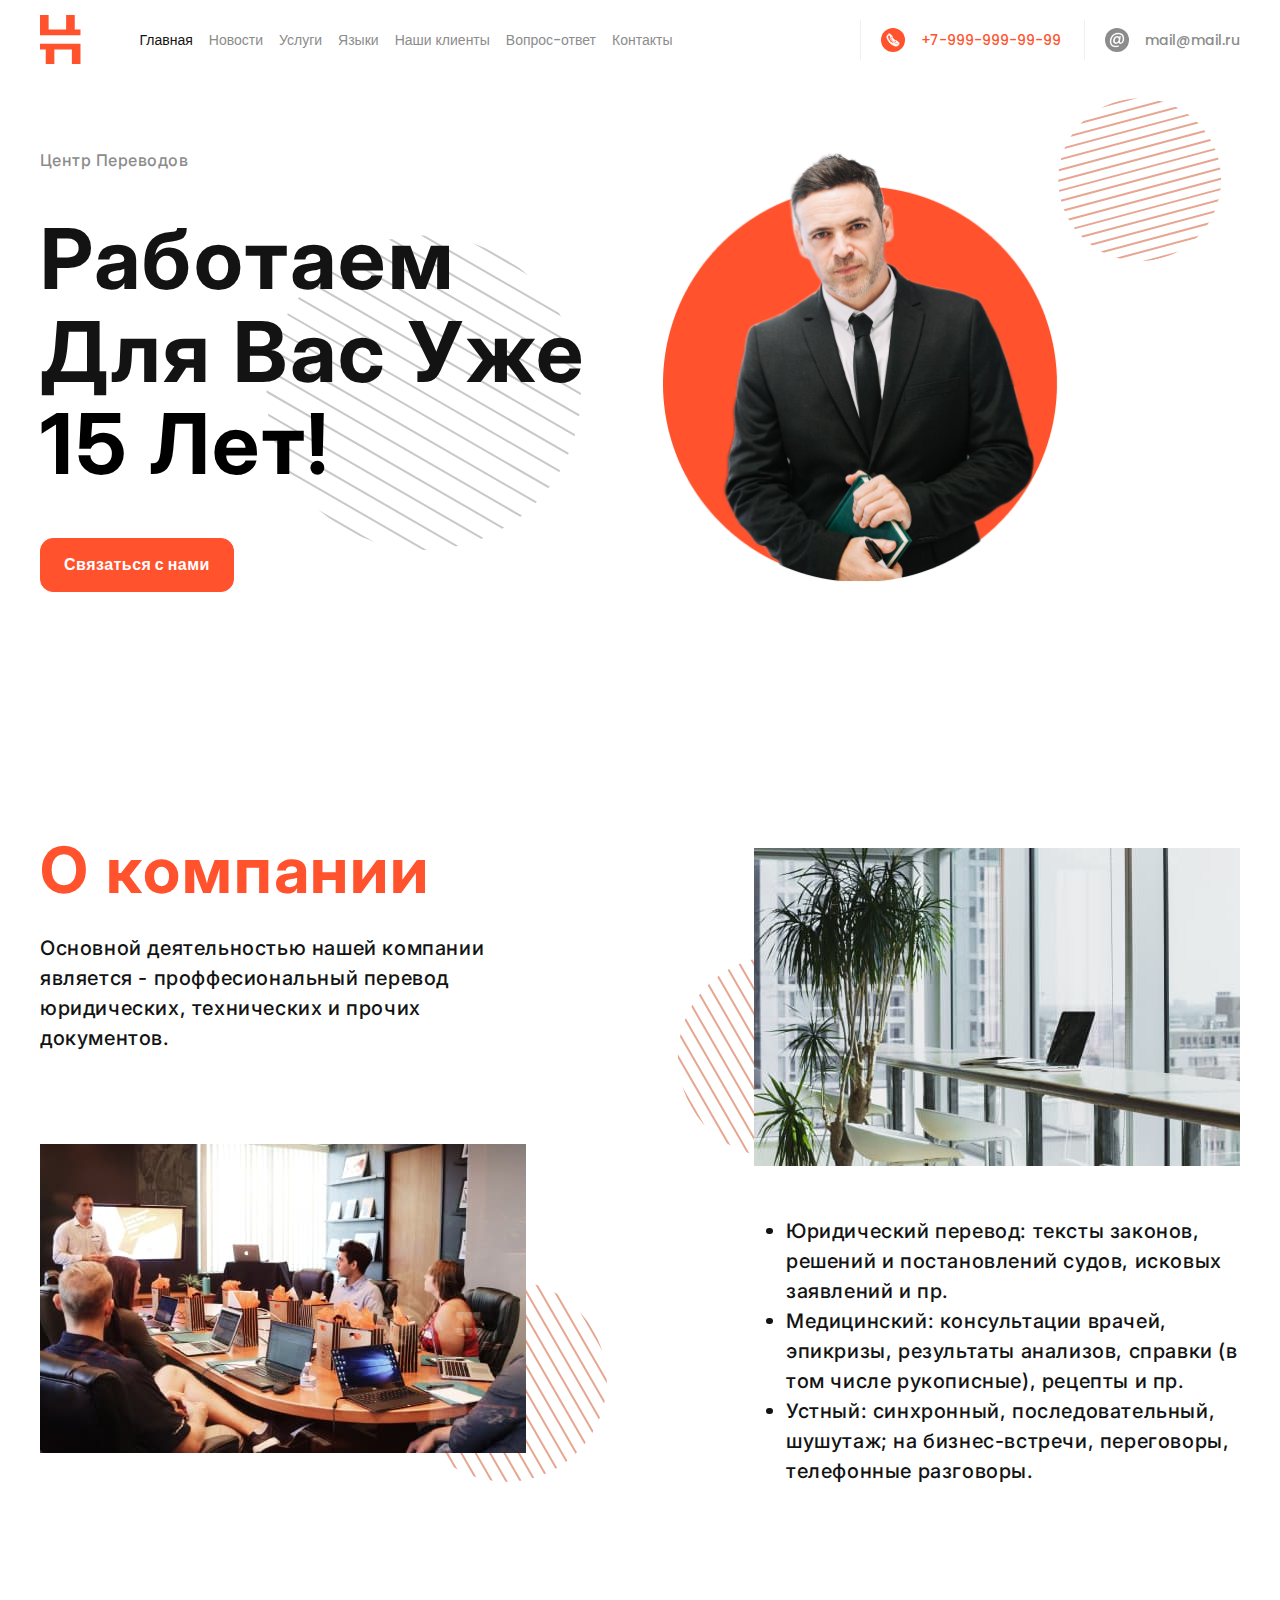
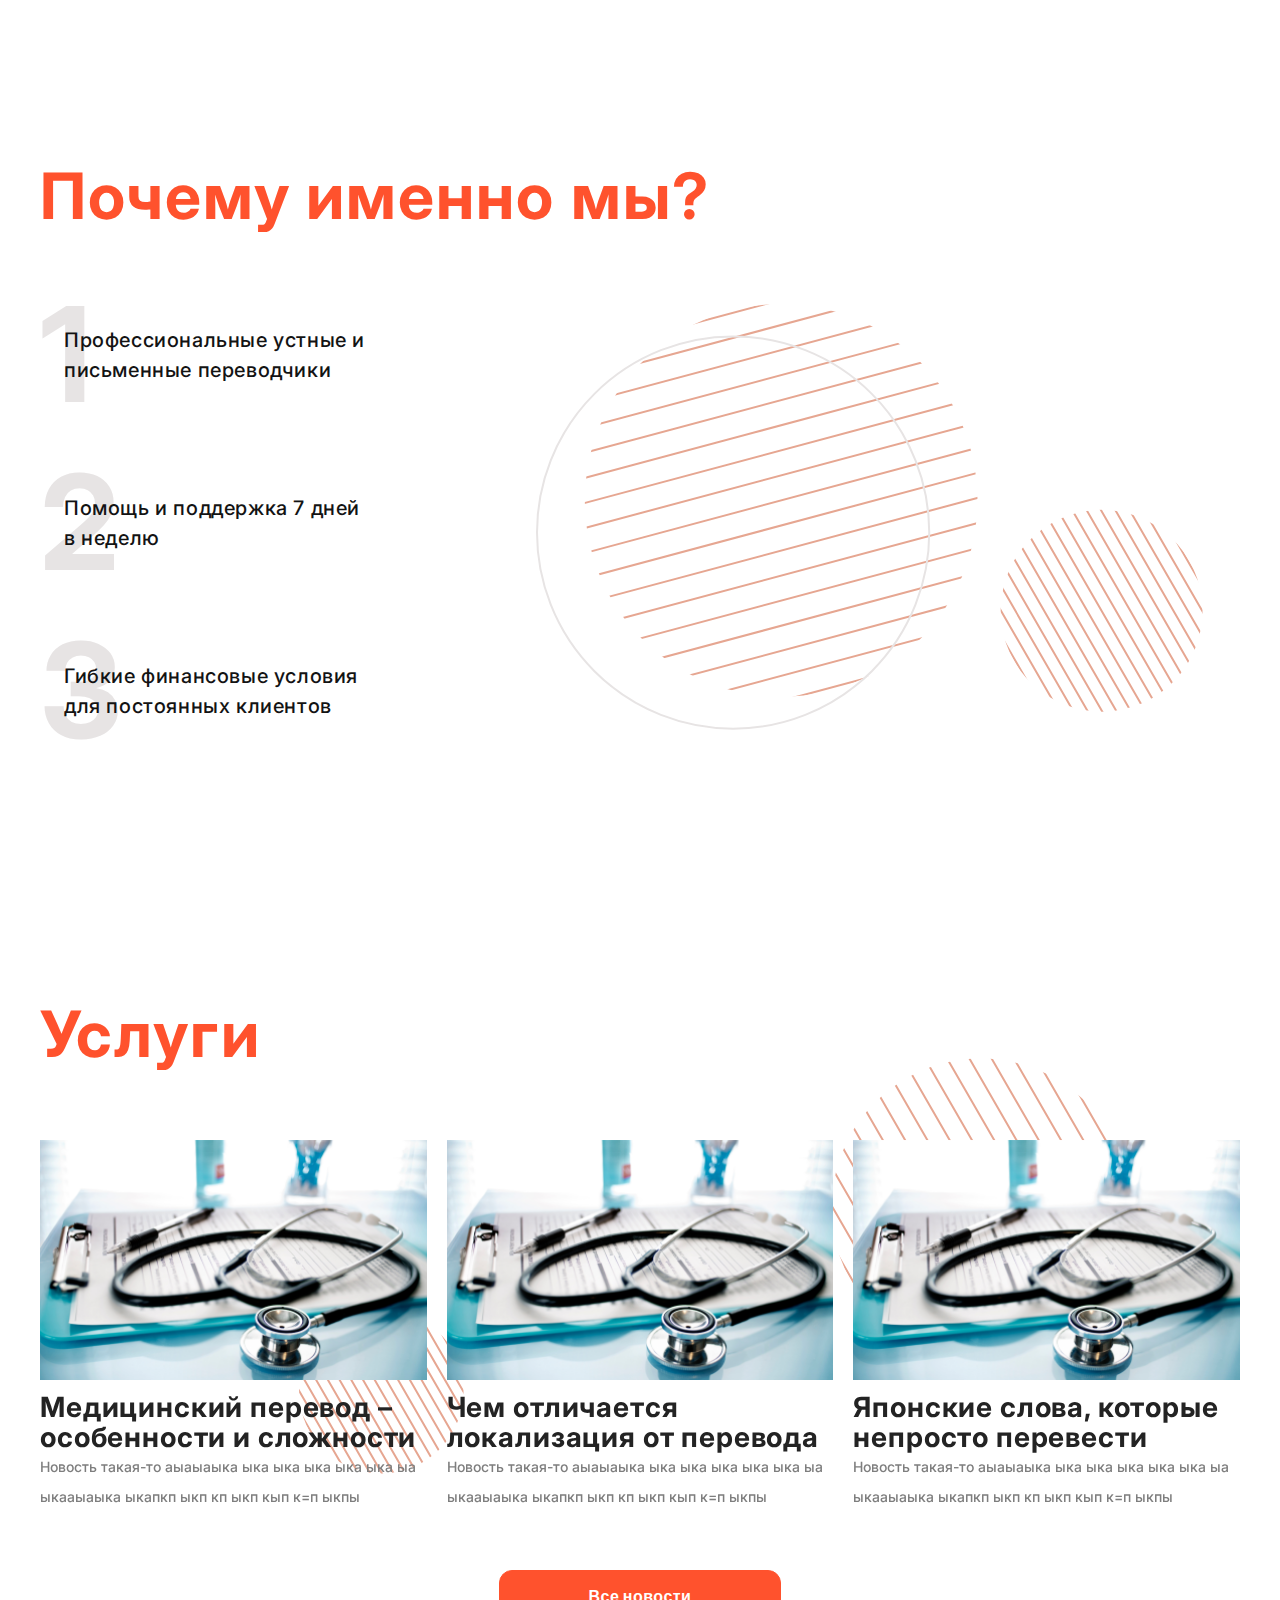
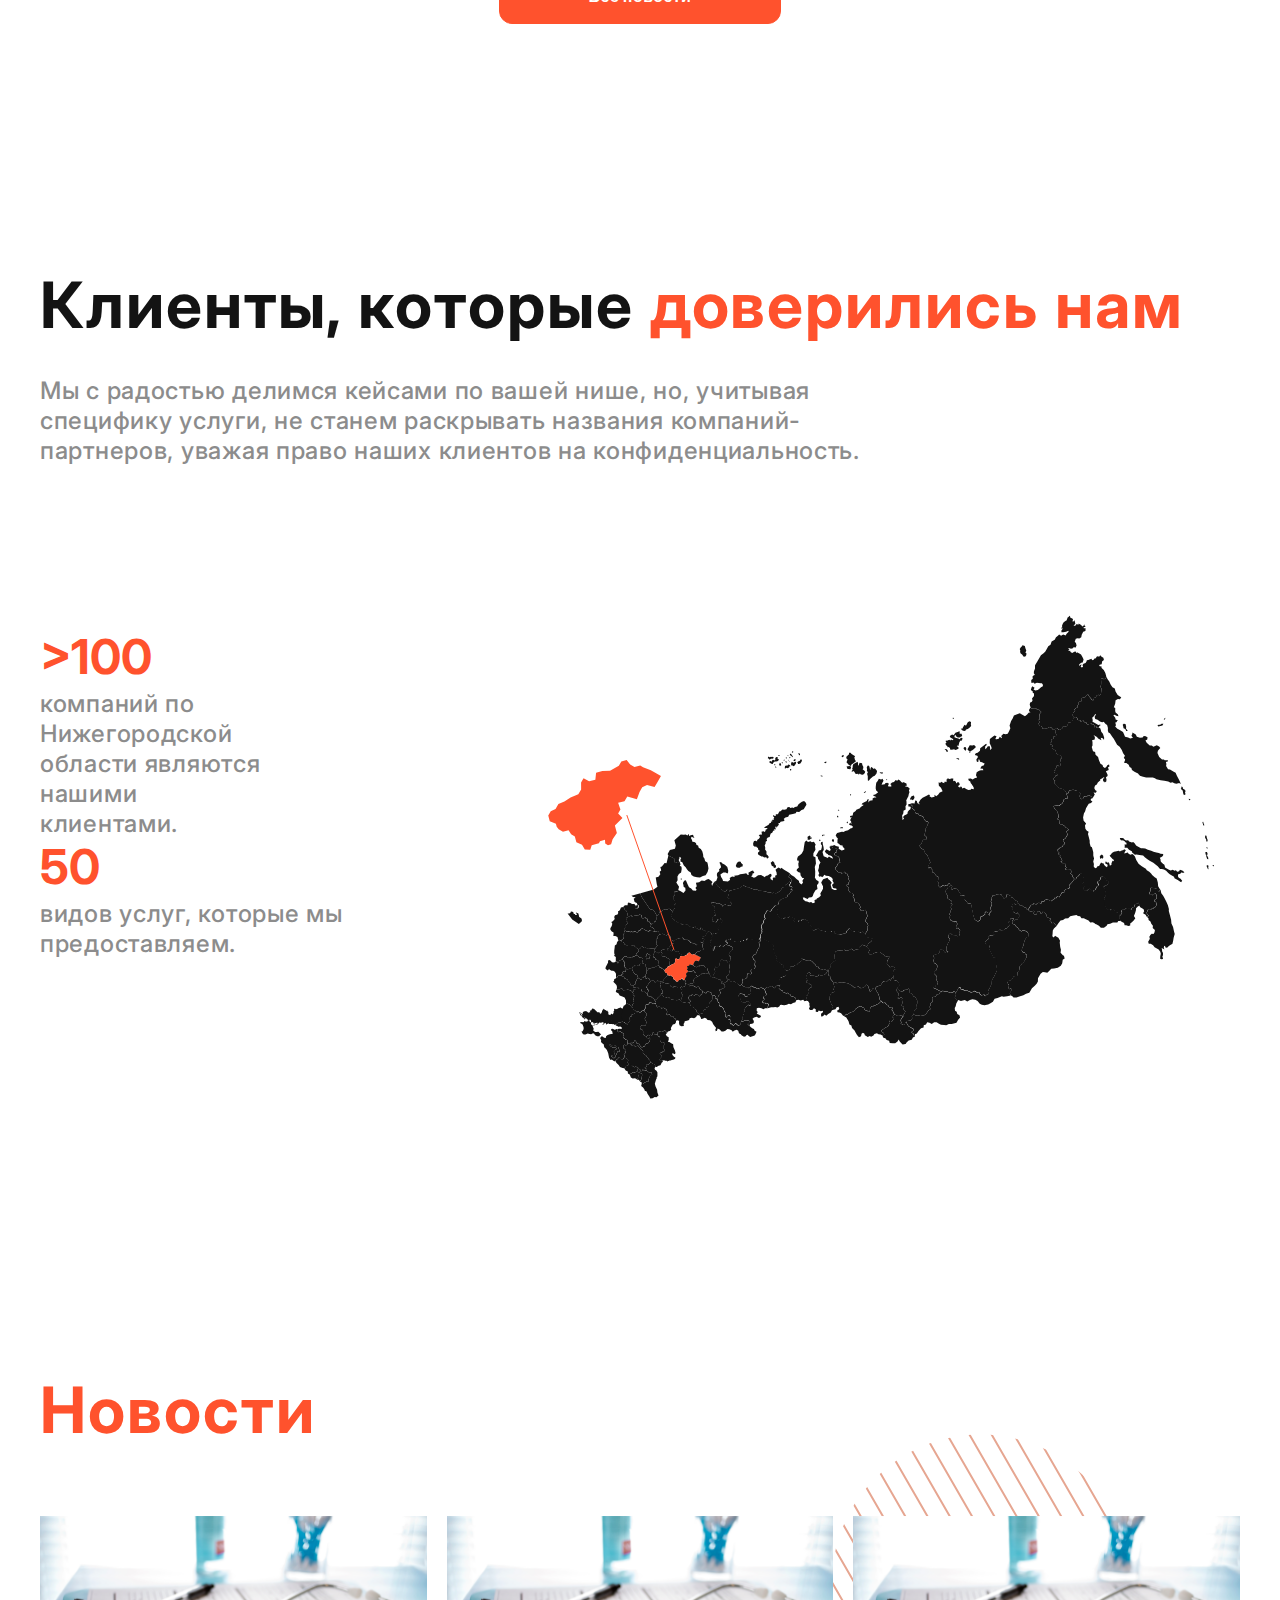
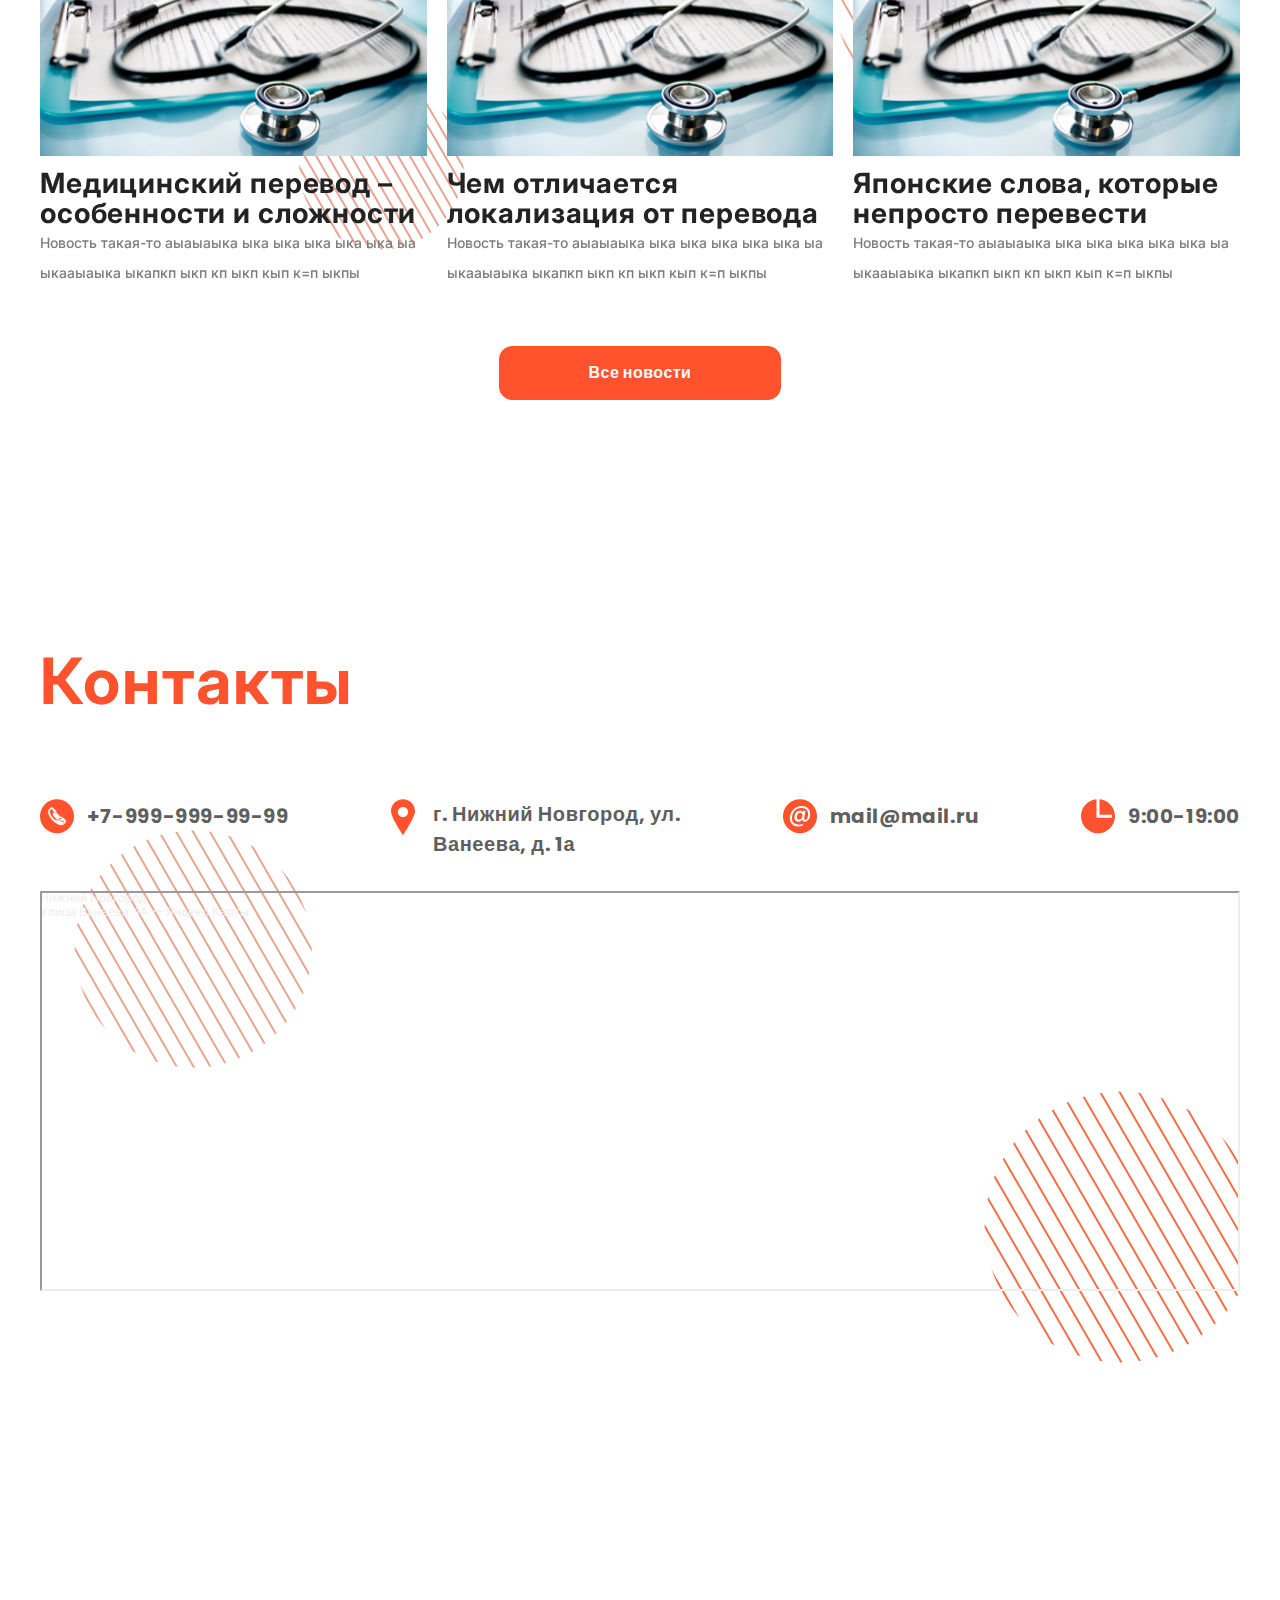
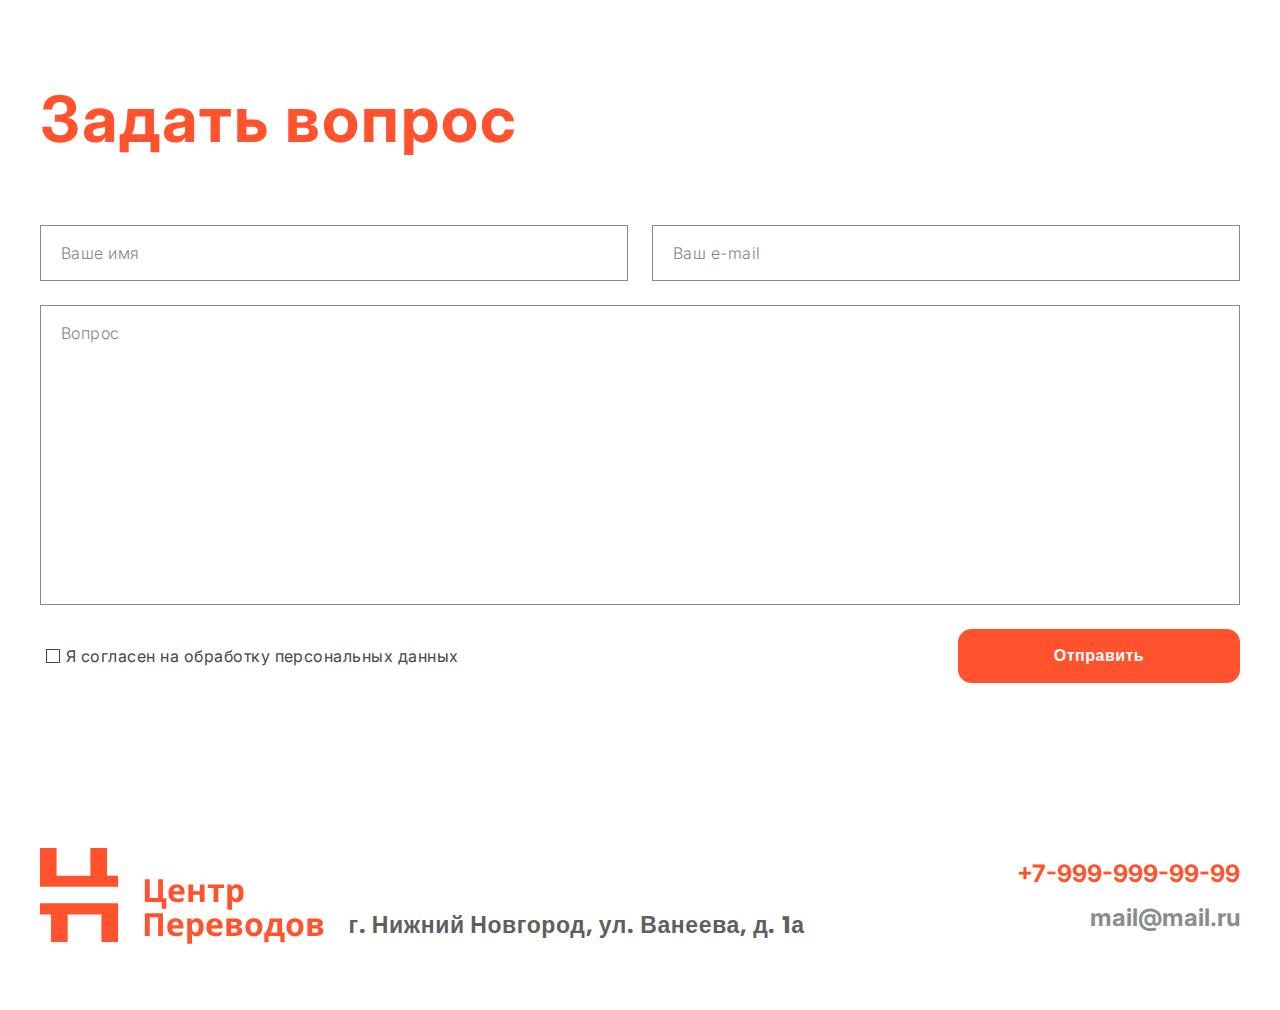
<file: index.html>
<!DOCTYPE html>
<html lang="en">

<head>
  <meta charset="UTF-8">
  <meta name="viewport" content="width=device-width, initial-scale=1.0">
  <title>Document</title>
  <link rel="stylesheet" href="https://cdn.jsdelivr.net/npm/swiper@9/swiper-bundle.min.css"/>
  <script src="https://cdn.jsdelivr.net/npm/swiper@9/swiper-bundle.min.js" defer></script>
  <link rel="stylesheet" href="css/style.min.css">
  <link rel="stylesheet" href="css/media.css">
  <script src="js/main.min.js" defer></script>
</head>
<body>
    <div class="wrapper">
      <!-- header -->
        <header class="header">
          <div class="container">
            <div class="header__inner">
              <button class="burger-btn">
                <span></span>
              </button>
              <nav class="menu">
                <a class="logo" href="#">
                  <svg width="41" height="49" viewBox="0 0 41 49" fill="none" xmlns="http://www.w3.org/2000/svg">
                    <path d="M8.61584 14.4118V0H0.00390625V20.1765H33.3034H40.48V14.3829H34.7387V0H26.1268V14.4118H8.61584Z" fill="#FF522D"/>
                    <path d="M31.8646 34.5882L31.8646 49L40.4766 49L40.4766 28.8235L7.17707 28.8235L0.000451891 28.8235L0.000451387 34.6171L5.74174 34.6171L5.74174 49L14.3537 49L14.3537 34.5882L31.8646 34.5882Z" fill="#FF522D"/>
                  </svg>            
                </a>
                <ul class="menu-list">
                  <li><a class="active" href="#">Главная</a></li>
                  <li><a href="#">Новости</a></li>
                  <li><a href="#">Услуги</a></li>
                  <li><a href="#">Языки</a></li>
                  <li><a href="#">Наши клиенты</a></li>
                  <li><a href="#">Вопрос-ответ</a></li>
                  <li><a href="#">Контакты</a></li>
                </ul>
              </nav>
              <address class="header__links">
                <a class="header__links-phone" href="tel:79999999999">
                    <svg width="24" height="24" viewBox="0 0 24 24" fill="none" xmlns="http://www.w3.org/2000/svg">
                      <circle cx="12" cy="12" r="12" fill="#FF522D"/>
                      <path d="M8.24029 14.1376L8.23989 14.1371C7.24694 12.9485 6.57174 11.8276 6.12322 10.6149C5.83038 9.82921 5.71029 9.16012 5.76146 8.51886L5.76154 8.5178L5.76155 8.5178C5.8065 7.98324 6.02483 7.5178 6.4058 7.13826L7.33929 6.2083L7.34352 6.20408L7.34357 6.20413C7.64921 5.91388 8.01312 5.75 8.40429 5.75C8.7964 5.75 9.1581 5.91266 9.45496 6.20155C9.62906 6.36239 9.80428 6.53959 9.96861 6.70826L9.97494 6.71475C10.0577 6.79965 10.1369 6.88083 10.2206 6.96421L10.9636 7.70438C10.9637 7.70453 10.9639 7.70468 10.964 7.70482C11.2736 8.0106 11.4523 8.38239 11.4523 8.77746C11.4523 9.1736 11.2702 9.54507 10.9644 9.84972C10.8867 9.92706 10.8108 10.0027 10.7376 10.078L10.7368 10.0789C10.565 10.2541 10.3853 10.4356 10.1954 10.6134C10.3466 10.9203 10.5542 11.2358 10.8503 11.6094C11.5421 12.4542 12.261 13.106 13.0481 13.6039L13.0483 13.604C13.1186 13.6486 13.2004 13.6907 13.3005 13.7406L13.3031 13.7419C13.331 13.7558 13.3605 13.7705 13.3909 13.7859L14.1533 13.0264C14.4536 12.7271 14.8215 12.5531 15.2183 12.5531C15.6147 12.5531 15.9809 12.7269 16.2749 13.0305L17.7733 14.5233C18.0814 14.8301 18.2492 15.2003 18.25 15.5873C18.2508 15.9736 18.085 16.3469 17.7821 16.6615C17.782 16.6615 17.782 16.6616 17.782 16.6616L17.6019 16.4882C17.4871 16.6075 17.3673 16.7244 17.25 16.8363L8.24029 14.1376ZM8.24029 14.1376C9.4508 15.5791 10.9091 16.7152 12.5736 17.519L12.5756 17.5199C13.203 17.8161 14.0697 18.1817 15.0449 18.2445L15.0449 18.2446L15.0502 18.2448L15.0587 18.2452C15.1124 18.2475 15.1701 18.25 15.2307 18.25C15.9176 18.25 16.4833 18.0102 16.9388 17.519C16.9423 17.5155 16.9474 17.5101 16.9528 17.5038C16.9564 17.4996 16.9621 17.4928 16.9687 17.4836C17.0924 17.3362 17.2324 17.2009 17.3908 17.0479C17.4015 17.0375 17.4123 17.0271 17.4232 17.0166L8.24029 14.1376ZM8.67539 7.0013L8.67559 7.0011C8.56702 6.89105 8.47286 6.8592 8.40429 6.8592C8.33022 6.8592 8.23015 6.89374 8.11982 6.99931L7.19298 7.92266C6.99565 8.11925 6.89369 8.33998 6.86878 8.61222C6.83301 9.06305 6.91925 9.57398 7.16818 10.2361L7.16849 10.2369C7.57101 11.3191 8.18116 12.3343 9.09778 13.4335C10.2058 14.7541 11.5402 15.7935 13.0599 16.5263C13.6259 16.7946 14.3505 17.0946 15.1187 17.1437C15.1615 17.1463 15.1993 17.1483 15.2332 17.1483C15.6074 17.1483 15.8807 17.0314 16.1168 16.7798C16.2801 16.5859 16.4584 16.4134 16.6211 16.2562C16.6314 16.2462 16.6416 16.2363 16.6518 16.2265L16.6531 16.2252C16.7696 16.1141 16.8753 16.0111 16.9752 15.9045L16.9776 15.9019L16.9777 15.9019C17.1023 15.7726 17.1373 15.671 17.1379 15.5982C17.1384 15.5275 17.1069 15.433 16.9888 15.3153C16.9888 15.3152 16.9887 15.3152 16.9887 15.3151M8.67539 7.0013L17.1651 15.138L16.9887 15.3151M8.67539 7.0013L8.68411 7.00934C8.82444 7.1387 8.9574 7.27338 9.10235 7.42019C9.1244 7.44253 9.14673 7.46515 9.16941 7.48808C9.21238 7.53214 9.25586 7.57608 9.29891 7.61959L9.29959 7.62028C9.34284 7.66397 9.38568 7.70727 9.42842 7.75107L9.42841 7.75109L9.4309 7.75357L10.1747 8.49456C10.3032 8.62254 10.3358 8.71925 10.3358 8.78243C10.3358 8.84561 10.3032 8.94232 10.1747 9.0703C10.1353 9.10956 10.096 9.14932 10.0575 9.18826L10.0572 9.18858C10.0184 9.22787 9.98043 9.26632 9.94257 9.30403L9.94163 9.30498C9.92442 9.3223 9.90734 9.33952 9.89037 9.35662C9.67642 9.57222 9.47976 9.7704 9.26475 9.96005L9.25906 9.96507L9.25369 9.97042L9.24121 9.98286L9.41765 10.16L9.24121 9.98286C9.10197 10.1216 9.02977 10.2725 9.01073 10.4268C8.99248 10.5747 9.02617 10.7028 9.05577 10.7913C9.05942 10.8022 9.06304 10.8112 9.06438 10.8145M8.67539 7.0013L13.101 14.901M16.9887 15.3151L15.4837 13.8184L15.477 13.8117L15.4772 13.8116C15.3979 13.7265 15.305 13.6698 15.2183 13.6698C15.1499 13.6698 15.0525 13.7041 14.9379 13.8182L14.0044 14.7482L14.0034 14.7493C13.9543 14.7981 13.7616 14.9902 13.4561 14.9902C13.3328 14.9902 13.2144 14.959 13.101 14.901M16.9887 15.3151L13.101 14.901M13.101 14.901C13.1015 14.9012 13.102 14.9015 13.1025 14.9018L13.214 14.678L13.0999 14.9004C13.1002 14.9006 13.1006 14.9008 13.101 14.901ZM13.101 14.901C13.0903 14.8956 13.0814 14.8905 13.0773 14.8882L13.0766 14.8878C13.0751 14.887 13.0742 14.8865 13.0737 14.8862L13.0636 14.8811L13.0527 14.8742C12.9824 14.8297 12.9007 14.7875 12.8005 14.7377L12.7985 14.7366C12.7825 14.7285 12.7657 14.72 12.7482 14.7112C12.6577 14.6657 12.5492 14.6111 12.4477 14.5454M12.4477 14.5454C12.4481 14.5456 12.4485 14.5459 12.4489 14.5461L12.5825 14.3349L12.4465 14.5446C12.4469 14.5449 12.4473 14.5451 12.4477 14.5454ZM12.4477 14.5454C11.5538 13.9797 10.7457 13.2472 9.98252 12.3095L9.98103 12.3077L9.98104 12.3076C9.55352 11.7721 9.27286 11.3146 9.06966 10.8282L9.06615 10.8198L9.06438 10.8145M9.06438 10.8145L9.0646 10.8151C9.06501 10.8161 9.06518 10.8165 9.06518 10.8165C9.06518 10.8165 9.06423 10.8141 9.06326 10.8112L9.06438 10.8145Z" fill="white" stroke="white" stroke-width="0.5"/>
                    </svg>              
                  +7-999-999-99-99
                </a>
                <a class="header__links-mail" href="mailto:">
                  <svg width="24" height="24" viewBox="0 0 24 24" fill="none" xmlns="http://www.w3.org/2000/svg">
                    <circle cx="12" cy="12" r="12" fill="#8C8C8C"/>
                    <path d="M13.2293 4.80078C14.4659 4.80078 15.5343 5.03824 16.4347 5.51315C17.335 5.98806 18.0184 6.6552 18.4848 7.51456C18.9621 8.36262 19.2008 9.35202 19.2008 10.4828C19.2008 11.3874 19.0489 12.2524 18.7452 13.0778C18.4523 13.9033 18.0238 14.576 17.4598 15.0962C16.9065 15.6163 16.2503 15.8764 15.491 15.8764C14.9377 15.8764 14.5038 15.752 14.1893 15.5033C13.8747 15.2432 13.6794 14.8813 13.6035 14.4177C13.2672 14.87 12.8442 15.2262 12.3343 15.4863C11.8245 15.7464 11.293 15.8764 10.7398 15.8764C9.90451 15.8764 9.24824 15.6163 8.77095 15.0962C8.30451 14.5647 8.07129 13.8467 8.07129 12.9421C8.07129 12.0828 8.23943 11.2799 8.5757 10.5336C8.92281 9.78735 9.40553 9.19371 10.0238 8.75272C10.6421 8.30043 11.3364 8.07428 12.1065 8.07428C13.0503 8.07428 13.712 8.40785 14.0916 9.07499L14.2381 8.22693H15.8489L15.0354 13.0778C15.0028 13.3153 14.9865 13.5245 14.9865 13.7054C14.9865 13.9994 15.0408 14.2199 15.1493 14.3669C15.2686 14.5139 15.4747 14.5874 15.7676 14.5874C16.1798 14.5874 16.5323 14.3782 16.8252 13.9598C17.1181 13.5301 17.335 13.0043 17.476 12.3824C17.6279 11.7605 17.7038 11.1556 17.7038 10.5676C17.7038 9.13152 17.3025 8.0347 16.4998 7.27711C15.6971 6.51951 14.531 6.14071 13.0015 6.14071C11.7215 6.14071 10.5716 6.45732 9.55197 7.09053C8.54315 7.72375 7.75129 8.59442 7.17637 9.70255C6.60146 10.8107 6.314 12.0432 6.314 13.4001C6.314 14.8474 6.7262 15.9499 7.55061 16.7075C8.37502 17.4651 9.55197 17.8439 11.0815 17.8439C12.112 17.8439 13.0123 17.646 13.7825 17.2503L14.0265 18.5393C13.0394 18.9803 11.933 19.2008 10.7072 19.2008C9.52485 19.2008 8.48892 18.969 7.59943 18.5054C6.70993 18.0418 6.02112 17.3803 5.53298 16.5209C5.04485 15.6729 4.80078 14.6835 4.80078 13.5527C4.80078 11.9358 5.15875 10.4601 5.87468 9.12587C6.60146 7.79159 7.60485 6.74 8.88485 5.9711C10.1648 5.19089 11.613 4.80078 13.2293 4.80078ZM11.3093 14.3838C11.7648 14.3838 12.1771 14.2481 12.5459 13.9768C12.9255 13.6941 13.2238 13.3266 13.4408 12.8743C13.6577 12.4107 13.7662 11.9188 13.7662 11.3987C13.7662 10.8559 13.6198 10.4149 13.3269 10.0757C13.0448 9.72516 12.6435 9.5499 12.1228 9.5499C11.6564 9.5499 11.2442 9.70255 10.8862 10.0078C10.5391 10.3018 10.2679 10.6863 10.0726 11.1612C9.88824 11.6361 9.79603 12.1336 9.79603 12.6538C9.79603 13.1852 9.92078 13.6093 10.1703 13.9259C10.4198 14.2312 10.7994 14.3838 11.3093 14.3838Z" fill="white"/>
                  </svg>              
                  mail@mail.ru
                </a>
              </address>
            </div>
          </div>
        </header>
        <!-- main -->
        <main class="main">
          <div class="container">
            <section class="main-page-banner">
              <div class="main-page-banner__content">
                <h3 class="main-page-banner__sub-title">Центр Переводов</h3>
                <h1 class="main-page-banner__title">Работаем Для Вас Уже <mark>15 Лет!</mark></h1>
                <button class="btn">Связаться с нами</button>
              </div>
              <picture>
                <img src="images/main-page/mainPageBannerPeople.png" alt="">
              </picture>
            </section>
            <section class="about">
              <div class="about__inner">
                <div class="about__box">
                  <h2 class="about__title main-title">О компании</h2>
                  <p class="about__text main-text-min">
                    Основной деятельностью нашей компании является - проффесиональный перевод юридических, технических и прочих документов.
                  </p>
                  <picture>
                    <img src="images/main-page/about/1.jpg" alt="">
                  </picture>
                </div>
                <div class="about__box">
                  <picture class="about__img--mb">
                    <img src="images/main-page/about/2.jpg" alt="">
                  </picture>
                  <ul class="about__list">
                    <li class="about__item">
                      <p class="main-text-min">
                        Юридический перевод: тексты законов, решений и постановлений судов, исковых заявлений и пр.
                      </p>
                    </li>
                    <li class="about__item">
                      <p class="main-text-min">
                        Медицинский: консультации врачей, эпикризы, результаты анализов, справки (в том числе рукописные), рецепты и пр.
                      </p>
                    </li>
                    <li class="about__item">
                      <p class="main-text-min">
                        Устный: синхронный, последовательный, шушутаж; на бизнес-встречи, переговоры, телефонные разговоры.
                      </p>
                    </li>
                  </ul>
                </div>
              </div>
            </section>
            <section class="why-us">
                <h2 class="why-us__title main-title">Почему именно мы?</h2>
                <div class="why-us__inner">
                  <ul class="why-us__list">
                    <li class="why-us__item">
                      <p class="main-text-min">Профессиональные устные и письменные переводчики</p>
                    </li>
                    <li class="why-us__item">
                      <p class="main-text-min">Помощь и поддержка 7 дней в неделю</p>
                    </li>
                    <li class="why-us__item">
                      <p class="main-text-min">Гибкие финансовые условия для постоянных клиентов</p>
                    </li>
                  </ul>
                </div>
            </section>
            <section class="cards">
              <h2 class="cards__title main-title">Услуги</h2>
              <div class="cards__list cards__list--slider">
                <div class="swiper-wrapper">
                  <div class="card swiper-slide">
                    <a href="#">
                      <picture class="card__img">
                        <img src="images/cards/1.png" alt="">
                      </picture>
                      <h3 class="card__title">Медицинский перевод – особенности и сложности</h3>
                      <p class="card__text">
                        Новость такая-то аыаыаыка ыка ыка ыка ыка ыка ыа ыкааыаыка ыкапкп ыкп кп ыкп кып к=п ыкпы
                      </p>
                    </a>
                  </div>
                  <div class="card swiper-slide">
                    <a href="#">
                      <picture class="card__img">
                        <img src="images/cards/1.png" alt="">
                      </picture>
                      <h3 class="card__title">Чем отличается локализация от перевода</h3>
                      <p class="card__text">
                        Новость такая-то аыаыаыка ыка ыка ыка ыка ыка ыа ыкааыаыка ыкапкп ыкп кп ыкп кып к=п ыкпы
                      </p>
                    </a>
                  </div>
                  <div class="card swiper-slide">
                    <a href="#">
                      <picture class="card__img">
                        <img src="images/cards/1.png" alt="">
                      </picture>
                      <h3 class="card__title">Японские слова, которые непросто перевести</h3>
                      <p class="card__text">
                        Новость такая-то аыаыаыка ыка ыка ыка ыка ыка ыа ыкааыаыка ыкапкп ыкп кп ыкп кып к=п ыкпы
                      </p>
                    </a>
                  </div>
                  <div class="card swiper-slide">
                    <a href="#">
                      <picture class="card__img">
                        <img src="images/cards/1.png" alt="">
                      </picture>
                      <h3 class="card__title">Японские слова, которые непросто перевести</h3>
                      <p class="card__text">
                        Новость такая-то аыаыаыка ыка ыка ыка ыка ыка ыа ыкааыаыка ыкапкп ыкп кп ыкп кып к=п ыкпы
                      </p>
                    </a>
                  </div>
                </div>
              </div>
              <button class="cards__btn btn">Все новости</button>
            </section>
            <section class="clients">
              <h2 class="clients__tilte main-title">Клиенты, которые <mark>доверились нам</mark></h2>
              <p class="clients__text main-text">Мы с радостью делимся кейсами по вашей нише, но, учитывая специфику услуги, не станем раскрывать названия компаний-партнеров, уважая право наших клиентов на конфиденциальность.</p>
              <div class="clients__inner">
                <dl class="clients__list">
                  <dt class="clients__item-title">>100</dt>
                  <dd class="clients__item-text">
                    <p class="main-text">компаний по Нижегородской<br> области являются нашими<br> клиентами.</p>
                  </dd>
                  <dt class="clients__item-title">50</dt>
                  <dd class="clients__item-text">
                    <p class="main-text">видов  услуг, которые мы предоставляем.</p>
                  </dd>
                </dl>
                <picture class="clients__map-picture">
                  <img src="images/main-page/map.svg" alt="">
                </picture>
              </div>
            </section>
            <section class="cards">
              <h2 class="cards__title main-title">Новости</h2>
              <div class="cards__list cards__list--slider">
                <div class="swiper-wrapper">
                  <div class="card swiper-slide">
                    <a href="#">
                      <picture class="card__img">
                        <img src="images/cards/1.png" alt="">
                      </picture>
                      <h3 class="card__title">Медицинский перевод – особенности и сложности</h3>
                      <p class="card__text">
                        Новость такая-то аыаыаыка ыка ыка ыка ыка ыка ыа ыкааыаыка ыкапкп ыкп кп ыкп кып к=п ыкпы
                      </p>
                    </a>
                  </div>
                  <div class="card swiper-slide">
                    <a href="#">
                      <picture class="card__img">
                        <img src="images/cards/1.png" alt="">
                      </picture>
                      <h3 class="card__title">Чем отличается локализация от перевода</h3>
                      <p class="card__text">
                        Новость такая-то аыаыаыка ыка ыка ыка ыка ыка ыа ыкааыаыка ыкапкп ыкп кп ыкп кып к=п ыкпы
                      </p>
                    </a>
                  </div>
                  <div class="card swiper-slide">
                    <a href="#">
                      <picture class="card__img">
                        <img src="images/cards/1.png" alt="">
                      </picture>
                      <h3 class="card__title">Японские слова, которые непросто перевести</h3>
                      <p class="card__text">
                        Новость такая-то аыаыаыка ыка ыка ыка ыка ыка ыа ыкааыаыка ыкапкп ыкп кп ыкп кып к=п ыкпы
                      </p>
                    </a>
                  </div>
                  <div class="card swiper-slide">
                    <a href="#">
                      <picture class="card__img">
                        <img src="images/cards/1.png" alt="">
                      </picture>
                      <h3 class="card__title">Японские слова, которые непросто перевести</h3>
                      <p class="card__text">
                        Новость такая-то аыаыаыка ыка ыка ыка ыка ыка ыа ыкааыаыка ыкапкп ыкп кп ыкп кып к=п ыкпы
                      </p>
                    </a>
                  </div>
                </div>
              </div>
              <button class="cards__btn btn">Все новости</button>
            </section>
            <section class="contact --mb">
              <h2 class="contact__title main-title">Контакты</h2>
              <ul class="contact__list">
                <li class="contact__item">
                  <a class="contact__item-elem" href="tel:+7-999-999-99-99">
                    <svg width="34" height="35" viewBox="0 0 34 35" fill="none" xmlns="http://www.w3.org/2000/svg">
                      <circle cx="17" cy="17.1992" r="17" fill="#FF522D"/>
                      <path d="M11.7535 20.1604L11.7531 20.16C10.3525 18.4834 9.40273 16.9056 8.77222 15.2008C8.36083 14.097 8.19497 13.1648 8.2659 12.2759L8.26599 12.2748L8.26599 12.2748C8.32758 11.5424 8.62599 10.906 9.1484 10.3856L10.4708 9.06811L10.4751 9.06389L10.4751 9.06394C10.892 8.66801 11.3828 8.44922 11.9061 8.44922C12.4313 8.44922 12.9189 8.66682 13.3228 9.06035C13.5677 9.28645 13.8146 9.53617 14.0476 9.77528L14.0569 9.78478C14.174 9.90488 14.2865 10.0203 14.4056 10.139L15.4585 11.1879C15.4587 11.188 15.4588 11.1882 15.459 11.1883C15.8819 11.606 16.1199 12.1073 16.1199 12.6339C16.1199 13.1617 15.8775 13.6626 15.4593 14.0792C15.3495 14.1886 15.2413 14.2964 15.1369 14.4039L15.1361 14.4047C14.8758 14.6702 14.6041 14.9443 14.3162 15.2111C14.5375 15.677 14.8451 16.1499 15.2902 16.7112C16.2763 17.9155 17.303 18.847 18.4292 19.5594L18.4294 19.5596C18.5339 19.6258 18.6542 19.6877 18.7959 19.7583L18.7987 19.7596C18.8592 19.7898 18.9239 19.822 18.9902 19.8565L20.124 18.727C20.5335 18.319 21.0293 18.087 21.5592 18.087C22.0887 18.087 22.5818 18.3188 22.9819 18.7322L25.1054 20.8476C25.5252 21.2659 25.749 21.7647 25.75 22.2814C25.751 22.7974 25.5299 23.3013 25.1161 23.7309M11.7535 20.1604L24.936 23.5575M11.7535 20.1604C13.4591 22.1915 15.5132 23.7917 17.858 24.9239L17.8599 24.9249C18.7463 25.3433 19.9592 25.8539 21.3204 25.9417L21.3203 25.9417L21.3256 25.9419L21.337 25.9424C21.4136 25.9458 21.4933 25.9492 21.5769 25.9492C22.5226 25.9492 23.2962 25.6203 23.9213 24.9459M11.7535 20.1604L23.9566 24.9038M25.1161 23.7309L24.936 23.5575M25.1161 23.7309C25.1161 23.7309 25.1162 23.7308 25.1162 23.7308L24.936 23.5575M25.1161 23.7309C24.9502 23.9034 24.7778 24.0714 24.6107 24.2309M24.936 23.5575C24.7734 23.7266 24.6036 23.8921 24.4374 24.0506M24.6107 24.2309C24.6109 24.2307 24.6111 24.2305 24.6113 24.2303L24.4374 24.0506M24.6107 24.2309C24.5948 24.2462 24.5791 24.2615 24.5634 24.2766C24.3391 24.4934 24.1362 24.6895 23.9566 24.9038M24.6107 24.2309C24.6104 24.2311 24.6102 24.2313 24.61 24.2316L24.4374 24.0506M24.4374 24.0506L23.9566 24.9038M23.9566 24.9038C23.9636 24.8938 23.9713 24.8815 23.9784 24.8673L23.755 24.7552L23.9472 24.915C23.9503 24.9113 23.9534 24.9076 23.9566 24.9038ZM23.9566 24.9038C23.9488 24.9149 23.9418 24.9233 23.9375 24.9283C23.9311 24.9357 23.9251 24.942 23.9213 24.9459M23.9213 24.9459C23.9223 24.9448 23.9234 24.9436 23.9244 24.9425L23.7409 24.7728L23.9173 24.9499L23.9177 24.9495C23.9184 24.9488 23.9196 24.9476 23.9213 24.9459ZM12.3644 10.0445L12.3646 10.0443C12.1967 9.87414 12.0381 9.81225 11.9061 9.81225C11.7676 9.81225 11.601 9.87677 11.4303 10.0404L10.1165 11.3492C9.81937 11.6452 9.66438 11.981 9.62698 12.391C9.57457 13.0501 9.70136 13.79 10.0574 14.737L10.0577 14.7378C10.6329 16.2842 11.504 17.7324 12.8085 19.2968C14.3876 21.1789 16.2898 22.6607 18.4563 23.7053C19.2605 24.0866 20.3024 24.5193 21.4117 24.5902C21.4722 24.5937 21.5288 24.5968 21.5804 24.5968C22.1386 24.5968 22.5544 24.4198 22.9101 24.0398C23.1383 23.7685 23.388 23.527 23.6198 23.3029C23.6341 23.2891 23.6483 23.2753 23.6625 23.2616L23.6638 23.2603C23.8292 23.1026 23.9806 22.955 24.1242 22.8018L24.1266 22.7992L24.1267 22.7992C24.3147 22.6041 24.3817 22.436 24.3828 22.2975C24.3839 22.1611 24.3214 22.0019 24.1409 21.822C24.1409 21.8219 24.1408 21.8219 24.1408 21.8218M12.3644 10.0445L24.3172 21.6447L24.1408 21.8218M12.3644 10.0445L12.3731 10.0525C12.5738 10.2376 12.7641 10.4303 12.9693 10.6382C13.0006 10.6699 13.0322 10.7019 13.0643 10.7343C13.125 10.7965 13.1864 10.8586 13.2475 10.9204L13.2484 10.9213C13.3096 10.9832 13.3706 11.0448 13.4315 11.1071L13.4315 11.1072L13.434 11.1096L14.4877 12.1594C14.6806 12.3516 14.7465 12.5136 14.7465 12.641C14.7465 12.7684 14.6806 12.9304 14.4877 13.1226C14.4322 13.1779 14.3768 13.2339 14.3222 13.2892L14.3218 13.2896C14.2669 13.3452 14.2128 13.4 14.1588 13.4537L14.1579 13.4547C14.1334 13.4794 14.109 13.5039 14.0848 13.5283C13.7822 13.8332 13.5013 14.1163 13.194 14.3874L13.1883 14.3924L13.1829 14.3978L13.1652 14.4154C12.9828 14.5971 12.8924 14.79 12.8686 14.9833C12.8455 15.1702 12.8878 15.3343 12.9278 15.4538L12.9278 15.4539C12.932 15.4663 12.9361 15.4765 12.9379 15.481L12.9382 15.4818C12.9385 15.4827 12.9388 15.4833 12.939 15.4838L12.9413 15.4907L12.9448 15.4991C13.2281 16.1771 13.62 16.8169 14.2212 17.5701L14.2212 17.5701L14.2227 17.5719C15.2979 18.8929 16.4346 19.9228 17.6904 20.7175C17.8291 20.8073 17.9769 20.8817 18.1055 20.9464C18.1306 20.9591 18.155 20.9713 18.1785 20.9833L18.1805 20.9843C18.3223 21.0549 18.4425 21.1168 18.5471 21.1831L18.558 21.1899L18.5694 21.1957C18.5695 21.1957 18.5699 21.1959 18.5706 21.1963L18.5767 21.1997L18.5776 21.2002C18.5833 21.2035 18.5941 21.2096 18.6068 21.216M12.3644 10.0445L18.6068 21.216M24.1408 21.8218L22.0088 19.7014L22.002 19.6947L22.0022 19.6946C21.8823 19.566 21.725 19.4606 21.5592 19.4606C21.4263 19.4606 21.2634 19.5271 21.0886 19.7012L19.7661 21.0187L19.7654 21.0194C19.6995 21.085 19.4525 21.3311 19.0628 21.3311C18.9062 21.3311 18.7546 21.2917 18.6068 21.216M24.1408 21.8218L18.6068 21.216M18.6068 21.216C18.6073 21.2163 18.6078 21.2166 18.6084 21.2168L18.7198 20.993L18.6057 21.2155C18.6061 21.2157 18.6064 21.2158 18.6068 21.216Z" fill="white" stroke="white" stroke-width="0.5"/>
                    </svg>                      
                    +7-999-999-99-99
                  </a>
                </li>
                <li class="contact__item">
                  <a class="contact__item-elem contact__item-elem--map" href="">
                    <svg width="24" height="37" viewBox="0 0 24 37" fill="none" xmlns="http://www.w3.org/2000/svg">
                      <path fill-rule="evenodd" clip-rule="evenodd" d="M12 36.1992C12 36.1992 24 18.6914 24 12.1121C24 5.5328 18.6274 0.199219 12 0.199219C5.37258 0.199219 0 5.5328 0 12.1121C0 18.6914 12 36.1992 12 36.1992ZM12.0011 18.1987C14.8476 18.1987 17.1551 15.9079 17.1551 13.0822C17.1551 10.2564 14.8476 7.96563 12.0011 7.96563C9.1547 7.96563 6.8472 10.2564 6.8472 13.0822C6.8472 15.9079 9.1547 18.1987 12.0011 18.1987Z" fill="#FF522D"/>
                    </svg>     
                    г. Нижний Новгород, ул.<br> Ванеева, д. 1а    
                            
                  </a>
                </li>
                <li class="contact__item">
                  <a class="contact__item-elem" href="">
                    <svg width="34" height="35" viewBox="0 0 34 35" fill="none" xmlns="http://www.w3.org/2000/svg">
                      <circle cx="17" cy="17.1992" r="17" fill="#FF522D"/>
                      <path d="M18.7411 7C20.493 7 22.0067 7.3364 23.2821 8.00919C24.5576 8.68198 25.5258 9.62709 26.1865 10.8445C26.8627 12.0459 27.2008 13.4476 27.2008 15.0495C27.2008 16.331 26.9856 17.5564 26.5554 18.7258C26.1404 19.8952 25.5334 20.8483 24.7343 21.5852C23.9506 22.322 23.0209 22.6905 21.9452 22.6905C21.1615 22.6905 20.5468 22.5143 20.1011 22.1618C19.6555 21.7934 19.3789 21.2808 19.2713 20.624C18.7949 21.2648 18.1956 21.7694 17.4733 22.1378C16.7511 22.5062 15.9981 22.6905 15.2143 22.6905C14.0311 22.6905 13.1013 22.322 12.4252 21.5852C11.7644 20.8323 11.434 19.8151 11.434 18.5336C11.434 17.3161 11.6722 16.1788 12.1486 15.1216C12.6403 14.0643 13.3242 13.2233 14.2001 12.5986C15.076 11.9578 16.0595 11.6375 17.1506 11.6375C18.4876 11.6375 19.425 12.11 19.9628 13.0551L20.1703 11.8537H22.4523L21.2998 18.7258C21.2537 19.0622 21.2306 19.3585 21.2306 19.6148C21.2306 20.0313 21.3074 20.3437 21.4611 20.5519C21.6302 20.7602 21.9221 20.8643 22.3371 20.8643C22.921 20.8643 23.4204 20.568 23.8354 19.9753C24.2503 19.3665 24.5576 18.6217 24.7574 17.7406C24.9725 16.8596 25.0801 16.0026 25.0801 15.1696C25.0801 13.1352 24.5115 11.5814 23.3743 10.5081C22.2372 9.43486 20.5852 8.89823 18.4184 8.89823C16.6051 8.89823 14.9761 9.34676 13.5316 10.2438C12.1025 11.1409 10.9807 12.3743 10.1662 13.9442C9.35174 15.514 8.94451 17.2601 8.94451 19.1823C8.94451 21.2327 9.52846 22.7946 10.6964 23.8678C11.8643 24.9411 13.5316 25.4777 15.6984 25.4777C17.1583 25.4777 18.4338 25.1974 19.5248 24.6367L19.8706 26.4629C18.4722 27.0876 16.9047 27.4 15.1682 27.4C13.4932 27.4 12.0256 27.0716 10.7655 26.4148C9.50541 25.7581 8.5296 24.821 7.83807 23.6035C7.14654 22.4021 6.80078 21.0005 6.80078 19.3986C6.80078 17.1079 7.3079 15.0174 8.32214 13.1272C9.35174 11.237 10.7732 9.74723 12.5865 8.65795C14.3999 7.55265 16.4514 7 18.7411 7ZM16.0211 20.576C16.6665 20.576 17.2505 20.3837 17.773 19.9993C18.3108 19.5988 18.7334 19.0782 19.0408 18.4375C19.3481 17.7807 19.5018 17.0839 19.5018 16.347C19.5018 15.5781 19.2943 14.9534 18.8794 14.4728C18.4799 13.9762 17.9113 13.7279 17.1737 13.7279C16.5129 13.7279 15.9289 13.9442 15.4218 14.3767C14.93 14.7932 14.5459 15.3378 14.2693 16.0106C14.008 16.6834 13.8774 17.3882 13.8774 18.1251C13.8774 18.878 14.0541 19.4787 14.4076 19.9272C14.761 20.3597 15.2989 20.576 16.0211 20.576Z" fill="white"/>
                    </svg>       
                    mail@mail.ru               
                  </a>
                </li>
                <li class="contact__item">
                  <time class="contact__item-elem" href="">
                    <svg width="34" height="35" viewBox="0 0 34 35" fill="none" xmlns="http://www.w3.org/2000/svg">
                      <path fill-rule="evenodd" clip-rule="evenodd" d="M17 34.1339C26.3888 34.1339 34 26.5228 34 17.134C34 8.25057 27.1863 0.958609 18.5 0.199219V15.634H31V18.634H17H15.5V17.134V0.199219C6.81371 0.958609 0 8.25057 0 17.134C0 26.5228 7.61116 34.1339 17 34.1339Z" fill="#FF522D"/>
                      </svg>
                      9:00-19:00                      
                  </time>
                </li>
              </ul>
              <div class="contact__map">
                <div style="position:relative;overflow:hidden;"><a href="https://yandex.ru/maps/47/nizhny-novgorod/?utm_medium=mapframe&utm_source=maps" style="color:#eee;font-size:12px;position:absolute;top:0px;">Нижний Новгород</a><a href="https://yandex.ru/maps/47/nizhny-novgorod/house/ulitsa_vaneyeva_1a/YE0YdgZjQUIDQFtsfX9wd3tnbQ==/?indoorLevel=1&ll=44.013874%2C56.316749&utm_medium=mapframe&utm_source=maps&z=17.14" style="color:#eee;font-size:12px;position:absolute;top:14px;">Улица Ванеева, 1А — Яндекс Карты</a><iframe src="https://yandex.ru/map-widget/v1/?indoorLevel=1&ll=44.013874%2C56.316749&mode=search&ol=geo&ouri=ymapsbm1%3A%2F%2Fgeo%3Fdata%3DCgg1Njk3OTg1NRJL0KDQvtGB0YHQuNGPLCDQndC40LbQvdC40Lkg0J3QvtCy0LPQvtGA0L7QtCwg0YPQu9C40YbQsCDQktCw0L3QtdC10LLQsCwgMdCQIgoNNQ4wQhVaRGFC&z=17.14" width="560" height="400" frameborder="1" allowfullscreen="true" style="position:relative;"></iframe></div>
              </div>
            </section>
            <section class="form">
              <h2 class="form__title main-title">
                Задать вопрос
              </h2>
              <form class="main-form" action="">
                <label for=""><input class="main-form__input" type="text" required placeholder="Ваше имя"></label>
                <label for=""><input class="main-form__input" type="email" required placeholder="Ваш e-mail"></label>
                <textarea class="main-form__input" name="" id="" placeholder="Вопрос"></textarea>
                <div class="main-form__bottom">
                  <label for="chekInputForm">
                    <input type="checkbox" name="" id="chekInputForm">
                    <span></span>
                    <p>Я согласен на обработку персональных данных</p>
                  </label>
                  <button class="main-form__btn btn">Отправить</button>
                </div>
              </form>
            </section>
          </div>
        </main>
        <div class="modal-form">
          <button class="modal-form__btn-close">
            x
          </button>
          <h2 class="form__title main-title">
            Задать вопрос
          </h2>
          <form class="main-form" action="">
            <label for=""><input class="main-form__input" type="text" required placeholder="Ваше имя"></label>
            <label for=""><input class="main-form__input" type="email" required placeholder="Ваш e-mail"></label>
            <textarea class="main-form__input" name="" id="" placeholder="Вопрос"></textarea>
            <div class="main-form__bottom">
              <label for="chekInput">
                <input type="checkbox" name="" id="chekInput">
                <span></span>
                <p>Я согласен на обработку персональных данных</p>
              </label>
              <button class="main-form__btn btn">Отправить</button>
            </div>
          </form>
        </div>
        <!-- footer -->
        <footer class="footer">
          <div class="container">
          <div class="footer__inner">
            <div class="footer__left">
              <a href="#">
                <svg width="284" height="96" viewBox="0 0 284 96" fill="none" xmlns="http://www.w3.org/2000/svg">
                  <path d="M16.6121 27.6804V0H0.00390625V38.7525H64.2224H78.0626V27.625H66.9904V0H50.3822V27.6804H16.6121Z" fill="#FF522D"/>
                  <path d="M61.4504 66.4329L61.4504 94.1133L78.0586 94.1133L78.0586 55.3608L13.8401 55.3607L-6.52767e-05 55.3607L-6.62495e-05 66.4883L11.0721 66.4883L11.0721 94.1133L27.6803 94.1133L27.6803 66.4329L61.4504 66.4329Z" fill="#FF522D"/>
                  <path d="M126.353 50.1603V60.6563H121.681V54.0003H104.881V31.1523H109.713V49.9683H118.129V31.1523H122.961V50.1603H126.353Z" fill="#FF522D"/>
                  <path d="M136.697 36.2083C138.318 36.2083 139.705 36.5177 140.857 37.1363C142.03 37.755 142.937 38.651 143.577 39.8243C144.217 40.9977 144.537 42.4377 144.537 44.1443V46.4483H133.273C133.316 47.7923 133.71 48.8483 134.457 49.6163C135.225 50.3843 136.281 50.7683 137.625 50.7683C138.756 50.7683 139.78 50.6617 140.697 50.4483C141.614 50.2137 142.564 49.8617 143.545 49.3923V53.0723C142.692 53.499 141.785 53.8083 140.825 54.0003C139.886 54.2137 138.745 54.3203 137.401 54.3203C135.652 54.3203 134.105 54.0003 132.761 53.3603C131.417 52.699 130.361 51.707 129.593 50.3843C128.825 49.0617 128.441 47.3977 128.441 45.3923C128.441 43.3443 128.782 41.6483 129.465 40.3043C130.169 38.939 131.14 37.915 132.377 37.2323C133.614 36.5497 135.054 36.2083 136.697 36.2083ZM136.729 39.6003C135.812 39.6003 135.044 39.899 134.425 40.4963C133.828 41.0937 133.476 42.0217 133.369 43.2803H140.057C140.057 42.5763 139.929 41.947 139.673 41.3923C139.438 40.8377 139.076 40.4003 138.585 40.0803C138.094 39.7603 137.476 39.6003 136.729 39.6003Z" fill="#FF522D"/>
                  <path d="M153.171 36.5283V43.2483H159.827V36.5283H164.595V54.0003H159.827V46.8003H153.171V54.0003H148.403V36.5283H153.171Z" fill="#FF522D"/>
                  <path d="M184.055 40.1123H178.327V54.0003H173.559V40.1123H167.831V36.5283H184.055V40.1123Z" fill="#FF522D"/>
                  <path d="M197.006 36.2083C198.969 36.2083 200.558 36.9763 201.774 38.5123C202.99 40.027 203.598 42.267 203.598 45.2323C203.598 47.2163 203.31 48.891 202.734 50.2563C202.158 51.6003 201.369 52.6137 200.366 53.2963C199.363 53.979 198.201 54.3203 196.878 54.3203C196.046 54.3203 195.321 54.2137 194.702 54.0003C194.105 53.787 193.593 53.5097 193.166 53.1683C192.739 52.827 192.366 52.4643 192.046 52.0803H191.79C191.875 52.4857 191.939 52.9123 191.982 53.3603C192.025 53.787 192.046 54.2137 192.046 54.6403V61.6803H187.278V36.5283H191.15L191.822 38.8003H192.046C192.366 38.331 192.75 37.9043 193.198 37.5203C193.646 37.115 194.179 36.795 194.798 36.5603C195.438 36.3257 196.174 36.2083 197.006 36.2083ZM195.47 40.0163C194.638 40.0163 193.977 40.187 193.486 40.5283C192.995 40.8697 192.633 41.3923 192.398 42.0963C192.185 42.779 192.067 43.643 192.046 44.6883V45.2003C192.046 46.331 192.153 47.291 192.366 48.0803C192.579 48.8483 192.942 49.435 193.454 49.8403C193.966 50.2457 194.659 50.4483 195.534 50.4483C196.259 50.4483 196.857 50.2457 197.326 49.8403C197.795 49.435 198.147 48.8377 198.382 48.0483C198.617 47.259 198.734 46.299 198.734 45.1683C198.734 43.4617 198.467 42.1817 197.934 41.3283C197.422 40.4537 196.601 40.0163 195.47 40.0163Z" fill="#FF522D"/>
                  <path d="M104.881 88.0003V65.1523H122.961V88.0003H118.129V69.1843H109.713V88.0003H104.881Z" fill="#FF522D"/>
                  <path d="M135.541 70.2083C137.162 70.2083 138.549 70.5177 139.701 71.1363C140.874 71.755 141.781 72.651 142.421 73.8243C143.061 74.9977 143.381 76.4377 143.381 78.1443V80.4483H132.117C132.159 81.7923 132.554 82.8483 133.301 83.6163C134.069 84.3843 135.125 84.7683 136.469 84.7683C137.599 84.7683 138.623 84.6617 139.541 84.4483C140.458 84.2137 141.407 83.8617 142.389 83.3923V87.0723C141.535 87.499 140.629 87.8083 139.669 88.0003C138.73 88.2137 137.589 88.3203 136.245 88.3203C134.495 88.3203 132.949 88.0003 131.605 87.3603C130.261 86.699 129.205 85.707 128.437 84.3843C127.669 83.0617 127.285 81.3977 127.285 79.3923C127.285 77.3443 127.626 75.6483 128.309 74.3043C129.013 72.939 129.983 71.915 131.221 71.2323C132.458 70.5497 133.898 70.2083 135.541 70.2083ZM135.573 73.6003C134.655 73.6003 133.887 73.899 133.269 74.4963C132.671 75.0937 132.319 76.0217 132.213 77.2803H138.901C138.901 76.5763 138.773 75.947 138.517 75.3923C138.282 74.8377 137.919 74.4003 137.429 74.0803C136.938 73.7603 136.319 73.6003 135.573 73.6003Z" fill="#FF522D"/>
                  <path d="M156.975 70.2083C158.938 70.2083 160.527 70.9763 161.743 72.5123C162.959 74.027 163.567 76.267 163.567 79.2323C163.567 81.2163 163.279 82.891 162.703 84.2563C162.127 85.6003 161.338 86.6137 160.335 87.2963C159.332 87.979 158.17 88.3203 156.847 88.3203C156.015 88.3203 155.29 88.2137 154.671 88.0003C154.074 87.787 153.562 87.5097 153.135 87.1683C152.708 86.827 152.335 86.4643 152.015 86.0803H151.759C151.844 86.4857 151.908 86.9123 151.951 87.3603C151.994 87.787 152.015 88.2137 152.015 88.6403V95.6803H147.247V70.5283H151.119L151.791 72.8003H152.015C152.335 72.331 152.719 71.9043 153.167 71.5203C153.615 71.115 154.148 70.795 154.767 70.5603C155.407 70.3257 156.143 70.2083 156.975 70.2083ZM155.439 74.0163C154.607 74.0163 153.946 74.187 153.455 74.5283C152.964 74.8697 152.602 75.3923 152.367 76.0963C152.154 76.779 152.036 77.643 152.015 78.6883V79.2003C152.015 80.331 152.122 81.291 152.335 82.0803C152.548 82.8483 152.911 83.435 153.423 83.8403C153.935 84.2457 154.628 84.4483 155.503 84.4483C156.228 84.4483 156.826 84.2457 157.295 83.8403C157.764 83.435 158.116 82.8377 158.351 82.0483C158.586 81.259 158.703 80.299 158.703 79.1683C158.703 77.4617 158.436 76.1817 157.903 75.3283C157.391 74.4537 156.57 74.0163 155.439 74.0163Z" fill="#FF522D"/>
                  <path d="M174.697 70.2083C176.318 70.2083 177.705 70.5177 178.857 71.1363C180.03 71.755 180.937 72.651 181.577 73.8243C182.217 74.9977 182.537 76.4377 182.537 78.1443V80.4483H171.273C171.316 81.7923 171.71 82.8483 172.457 83.6163C173.225 84.3843 174.281 84.7683 175.625 84.7683C176.756 84.7683 177.78 84.6617 178.697 84.4483C179.614 84.2137 180.564 83.8617 181.545 83.3923V87.0723C180.692 87.499 179.785 87.8083 178.825 88.0003C177.886 88.2137 176.745 88.3203 175.401 88.3203C173.652 88.3203 172.105 88.0003 170.761 87.3603C169.417 86.699 168.361 85.707 167.593 84.3843C166.825 83.0617 166.441 81.3977 166.441 79.3923C166.441 77.3443 166.782 75.6483 167.465 74.3043C168.169 72.939 169.14 71.915 170.377 71.2323C171.614 70.5497 173.054 70.2083 174.697 70.2083ZM174.729 73.6003C173.812 73.6003 173.044 73.899 172.425 74.4963C171.828 75.0937 171.476 76.0217 171.369 77.2803H178.057C178.057 76.5763 177.929 75.947 177.673 75.3923C177.438 74.8377 177.076 74.4003 176.585 74.0803C176.094 73.7603 175.476 73.6003 174.729 73.6003Z" fill="#FF522D"/>
                  <path d="M201.891 75.1043C201.891 76.043 201.592 76.843 200.995 77.5043C200.419 78.1657 199.555 78.5923 198.403 78.7843V78.9123C199.619 79.0617 200.59 79.4777 201.315 80.1603C202.062 80.843 202.435 81.7177 202.435 82.7843C202.435 83.531 202.286 84.2243 201.987 84.8643C201.71 85.5043 201.262 86.059 200.643 86.5283C200.024 86.9977 199.224 87.3603 198.243 87.6163C197.283 87.8723 196.11 88.0003 194.723 88.0003H186.403V70.5283H194.723C196.088 70.5283 197.304 70.6777 198.371 70.9763C199.459 71.2537 200.312 71.723 200.931 72.3843C201.571 73.0457 201.891 73.9523 201.891 75.1043ZM197.507 82.5283C197.507 81.8457 197.24 81.355 196.707 81.0563C196.174 80.7363 195.374 80.5763 194.307 80.5763H191.171V84.7043H194.403C195.299 84.7043 196.035 84.5443 196.611 84.2243C197.208 83.883 197.507 83.3177 197.507 82.5283ZM197.059 75.4883C197.059 74.9337 196.846 74.5283 196.419 74.2723C195.992 74.0163 195.363 73.8883 194.531 73.8883H191.171V77.3443H193.987C194.99 77.3443 195.747 77.2057 196.259 76.9283C196.792 76.6297 197.059 76.1497 197.059 75.4883Z" fill="#FF522D"/>
                  <path d="M222.4 79.2323C222.4 80.683 222.197 81.9737 221.792 83.1043C221.408 84.235 220.843 85.195 220.096 85.9843C219.371 86.7523 218.485 87.339 217.44 87.7443C216.395 88.1283 215.211 88.3203 213.888 88.3203C212.672 88.3203 211.541 88.1283 210.496 87.7443C209.472 87.339 208.587 86.7523 207.84 85.9843C207.093 85.195 206.507 84.235 206.08 83.1043C205.675 81.9737 205.472 80.683 205.472 79.2323C205.472 77.291 205.813 75.659 206.496 74.3363C207.179 72.9923 208.16 71.9683 209.44 71.2643C210.72 70.5603 212.235 70.2083 213.984 70.2083C215.627 70.2083 217.077 70.5603 218.336 71.2643C219.595 71.9683 220.587 72.9923 221.312 74.3363C222.037 75.659 222.4 77.291 222.4 79.2323ZM210.336 79.2323C210.336 80.3843 210.453 81.355 210.688 82.1443C210.944 82.9123 211.339 83.499 211.872 83.9043C212.405 84.2883 213.099 84.4803 213.952 84.4803C214.805 84.4803 215.488 84.2883 216 83.9043C216.533 83.499 216.917 82.9123 217.152 82.1443C217.408 81.355 217.536 80.3843 217.536 79.2323C217.536 78.0803 217.408 77.1203 217.152 76.3523C216.917 75.5843 216.533 75.0083 216 74.6243C215.467 74.2403 214.773 74.0483 213.92 74.0483C212.661 74.0483 211.744 74.4857 211.168 75.3603C210.613 76.2137 210.336 77.5043 210.336 79.2323Z" fill="#FF522D"/>
                  <path d="M242.053 70.5283V84.5123H244.613V94.2723H240.325V88.0003H228.581V94.2723H224.293V84.5123H225.765C226.533 83.339 227.183 82.0057 227.717 80.5123C228.25 78.9977 228.677 77.387 228.997 75.6803C229.317 73.9737 229.551 72.2563 229.701 70.5283H242.053ZM233.701 74.1123C233.53 75.3923 233.317 76.6403 233.061 77.8563C232.805 79.051 232.485 80.203 232.101 81.3123C231.738 82.4217 231.29 83.4883 230.757 84.5123H237.285V74.1123H233.701Z" fill="#FF522D"/>
                  <path d="M263.463 79.2323C263.463 80.683 263.26 81.9737 262.855 83.1043C262.471 84.235 261.905 85.195 261.159 85.9843C260.433 86.7523 259.548 87.339 258.503 87.7443C257.457 88.1283 256.273 88.3203 254.951 88.3203C253.735 88.3203 252.604 88.1283 251.559 87.7443C250.535 87.339 249.649 86.7523 248.903 85.9843C248.156 85.195 247.569 84.235 247.143 83.1043C246.737 81.9737 246.535 80.683 246.535 79.2323C246.535 77.291 246.876 75.659 247.559 74.3363C248.241 72.9923 249.223 71.9683 250.503 71.2643C251.783 70.5603 253.297 70.2083 255.047 70.2083C256.689 70.2083 258.14 70.5603 259.399 71.2643C260.657 71.9683 261.649 72.9923 262.375 74.3363C263.1 75.659 263.463 77.291 263.463 79.2323ZM251.399 79.2323C251.399 80.3843 251.516 81.355 251.751 82.1443C252.007 82.9123 252.401 83.499 252.935 83.9043C253.468 84.2883 254.161 84.4803 255.015 84.4803C255.868 84.4803 256.551 84.2883 257.063 83.9043C257.596 83.499 257.98 82.9123 258.215 82.1443C258.471 81.355 258.599 80.3843 258.599 79.2323C258.599 78.0803 258.471 77.1203 258.215 76.3523C257.98 75.5843 257.596 75.0083 257.063 74.6243C256.529 74.2403 255.836 74.0483 254.983 74.0483C253.724 74.0483 252.807 74.4857 252.231 75.3603C251.676 76.2137 251.399 77.5043 251.399 79.2323Z" fill="#FF522D"/>
                  <path d="M282.891 75.1043C282.891 76.043 282.592 76.843 281.995 77.5043C281.419 78.1657 280.555 78.5923 279.403 78.7843V78.9123C280.619 79.0617 281.59 79.4777 282.315 80.1603C283.062 80.843 283.435 81.7177 283.435 82.7843C283.435 83.531 283.286 84.2243 282.987 84.8643C282.71 85.5043 282.262 86.059 281.643 86.5283C281.024 86.9977 280.224 87.3603 279.243 87.6163C278.283 87.8723 277.11 88.0003 275.723 88.0003H267.403V70.5283H275.723C277.088 70.5283 278.304 70.6777 279.371 70.9763C280.459 71.2537 281.312 71.723 281.931 72.3843C282.571 73.0457 282.891 73.9523 282.891 75.1043ZM278.507 82.5283C278.507 81.8457 278.24 81.355 277.707 81.0563C277.174 80.7363 276.374 80.5763 275.307 80.5763H272.171V84.7043H275.403C276.299 84.7043 277.035 84.5443 277.611 84.2243C278.208 83.883 278.507 83.3177 278.507 82.5283ZM278.059 75.4883C278.059 74.9337 277.846 74.5283 277.419 74.2723C276.992 74.0163 276.363 73.8883 275.531 73.8883H272.171V77.3443H274.987C275.99 77.3443 276.747 77.2057 277.259 76.9283C277.792 76.6297 278.059 76.1497 278.059 75.4883Z" fill="#FF522D"/>
                </svg>                
              </a>
              <p class="footer__text">
                г. Нижний Новгород, ул. Ванеева, д. 1а
              </p>
            </div>
              <address class="footer__right">
                <a class="footer__link footer__link-phone" href="tel:+7-999-999-99-99">+7-999-999-99-99</a>
                <a class="footer__link footer__link-mail" href="mailto:">mail@mail.ru</a>
              </address>
          </div>
        </div>
        </footer>
    </div>
</body>

</html>
</file>
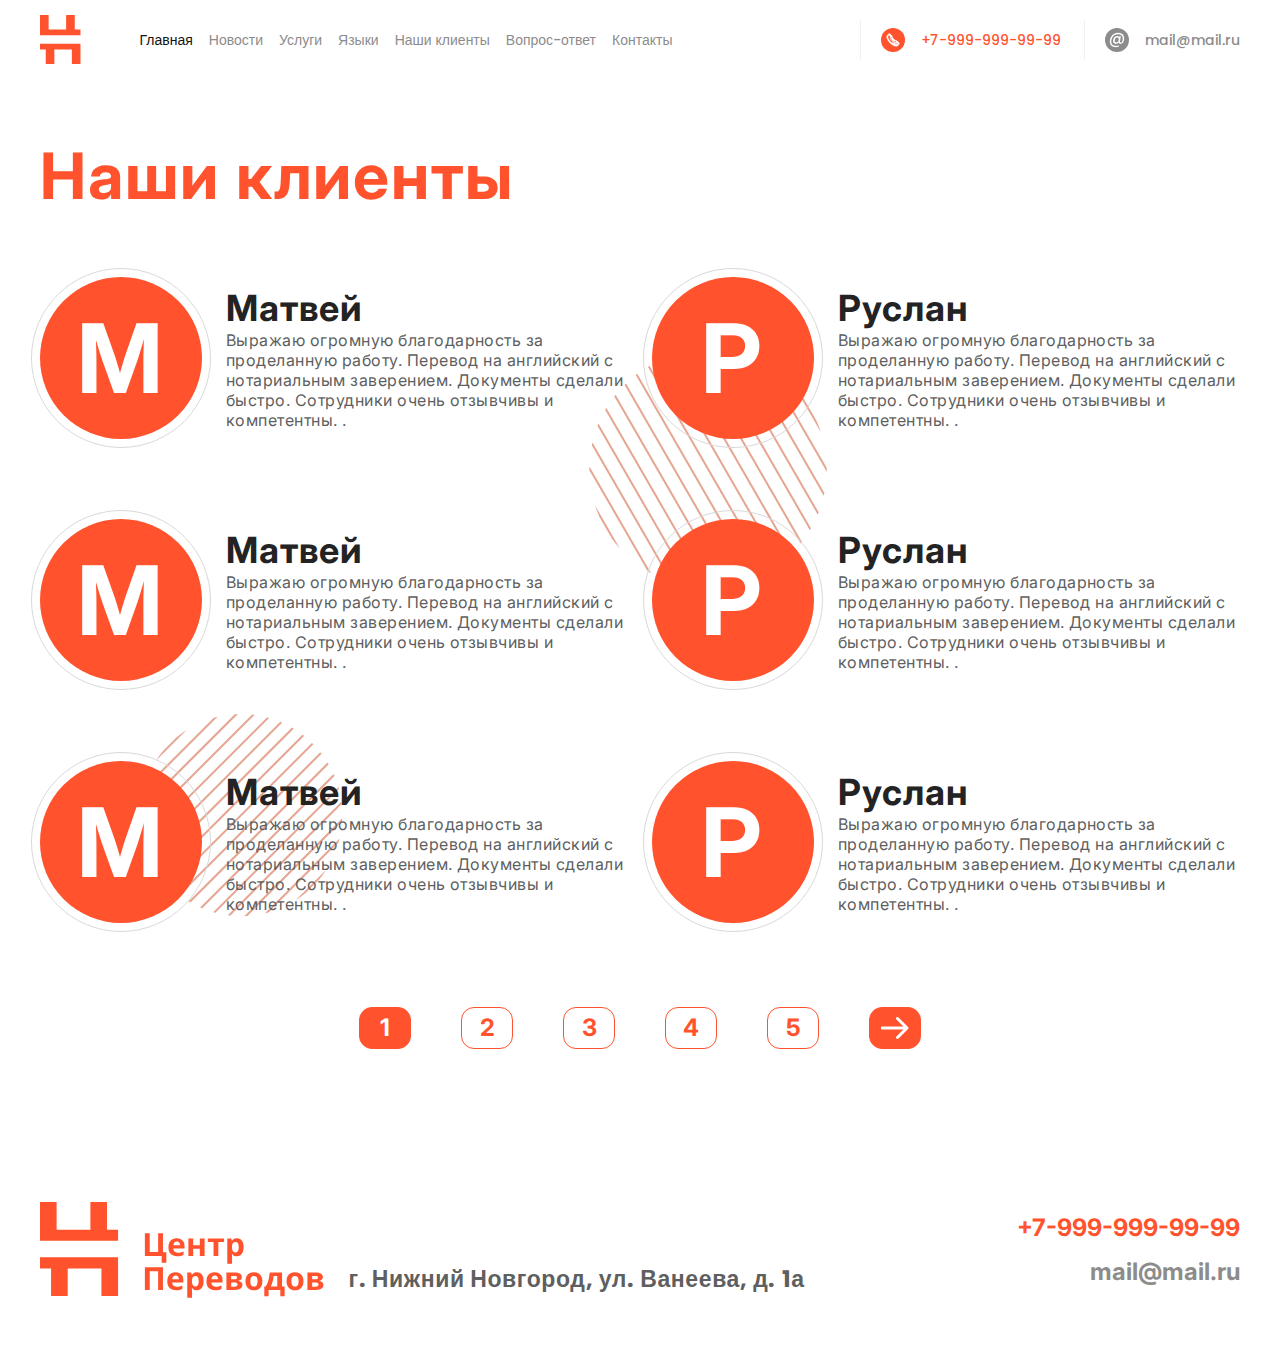
<file: client.html>
<!DOCTYPE html>
<html lang="en">

<head>
  <meta charset="UTF-8">
  <meta name="viewport" content="width=device-width, initial-scale=1.0">
  <title>Document</title>
  <link rel="stylesheet" href="https://cdn.jsdelivr.net/npm/swiper@9/swiper-bundle.min.css"/>
  <script src="https://cdn.jsdelivr.net/npm/swiper@9/swiper-bundle.min.js" defer></script>
  <link rel="stylesheet" href="css/style.min.css">
  <link rel="stylesheet" href="css/media.css">
  <script src="js/main.min.js" defer></script>
</head>

<body>
    <div class="wrapper">
      <!-- header -->
      <header class="header">
        <div class="container">
          <div class="header__inner">
            <button class="burger-btn">
              <span></span>
            </button>
            <nav class="menu">
              <a class="logo" href="#">
                <svg width="41" height="49" viewBox="0 0 41 49" fill="none" xmlns="http://www.w3.org/2000/svg">
                  <path d="M8.61584 14.4118V0H0.00390625V20.1765H33.3034H40.48V14.3829H34.7387V0H26.1268V14.4118H8.61584Z" fill="#FF522D"/>
                  <path d="M31.8646 34.5882L31.8646 49L40.4766 49L40.4766 28.8235L7.17707 28.8235L0.000451891 28.8235L0.000451387 34.6171L5.74174 34.6171L5.74174 49L14.3537 49L14.3537 34.5882L31.8646 34.5882Z" fill="#FF522D"/>
                </svg>            
              </a>
              <ul class="menu-list">
                <li><a class="active" href="#">Главная</a></li>
                <li><a href="#">Новости</a></li>
                <li><a href="#">Услуги</a></li>
                <li><a href="#">Языки</a></li>
                <li><a href="#">Наши клиенты</a></li>
                <li><a href="#">Вопрос-ответ</a></li>
                <li><a href="#">Контакты</a></li>
              </ul>
            </nav>
            <address class="header__links">
              <a class="header__links-phone" href="tel:79999999999">
                  <svg width="24" height="24" viewBox="0 0 24 24" fill="none" xmlns="http://www.w3.org/2000/svg">
                    <circle cx="12" cy="12" r="12" fill="#FF522D"/>
                    <path d="M8.24029 14.1376L8.23989 14.1371C7.24694 12.9485 6.57174 11.8276 6.12322 10.6149C5.83038 9.82921 5.71029 9.16012 5.76146 8.51886L5.76154 8.5178L5.76155 8.5178C5.8065 7.98324 6.02483 7.5178 6.4058 7.13826L7.33929 6.2083L7.34352 6.20408L7.34357 6.20413C7.64921 5.91388 8.01312 5.75 8.40429 5.75C8.7964 5.75 9.1581 5.91266 9.45496 6.20155C9.62906 6.36239 9.80428 6.53959 9.96861 6.70826L9.97494 6.71475C10.0577 6.79965 10.1369 6.88083 10.2206 6.96421L10.9636 7.70438C10.9637 7.70453 10.9639 7.70468 10.964 7.70482C11.2736 8.0106 11.4523 8.38239 11.4523 8.77746C11.4523 9.1736 11.2702 9.54507 10.9644 9.84972C10.8867 9.92706 10.8108 10.0027 10.7376 10.078L10.7368 10.0789C10.565 10.2541 10.3853 10.4356 10.1954 10.6134C10.3466 10.9203 10.5542 11.2358 10.8503 11.6094C11.5421 12.4542 12.261 13.106 13.0481 13.6039L13.0483 13.604C13.1186 13.6486 13.2004 13.6907 13.3005 13.7406L13.3031 13.7419C13.331 13.7558 13.3605 13.7705 13.3909 13.7859L14.1533 13.0264C14.4536 12.7271 14.8215 12.5531 15.2183 12.5531C15.6147 12.5531 15.9809 12.7269 16.2749 13.0305L17.7733 14.5233C18.0814 14.8301 18.2492 15.2003 18.25 15.5873C18.2508 15.9736 18.085 16.3469 17.7821 16.6615C17.782 16.6615 17.782 16.6616 17.782 16.6616L17.6019 16.4882C17.4871 16.6075 17.3673 16.7244 17.25 16.8363L8.24029 14.1376ZM8.24029 14.1376C9.4508 15.5791 10.9091 16.7152 12.5736 17.519L12.5756 17.5199C13.203 17.8161 14.0697 18.1817 15.0449 18.2445L15.0449 18.2446L15.0502 18.2448L15.0587 18.2452C15.1124 18.2475 15.1701 18.25 15.2307 18.25C15.9176 18.25 16.4833 18.0102 16.9388 17.519C16.9423 17.5155 16.9474 17.5101 16.9528 17.5038C16.9564 17.4996 16.9621 17.4928 16.9687 17.4836C17.0924 17.3362 17.2324 17.2009 17.3908 17.0479C17.4015 17.0375 17.4123 17.0271 17.4232 17.0166L8.24029 14.1376ZM8.67539 7.0013L8.67559 7.0011C8.56702 6.89105 8.47286 6.8592 8.40429 6.8592C8.33022 6.8592 8.23015 6.89374 8.11982 6.99931L7.19298 7.92266C6.99565 8.11925 6.89369 8.33998 6.86878 8.61222C6.83301 9.06305 6.91925 9.57398 7.16818 10.2361L7.16849 10.2369C7.57101 11.3191 8.18116 12.3343 9.09778 13.4335C10.2058 14.7541 11.5402 15.7935 13.0599 16.5263C13.6259 16.7946 14.3505 17.0946 15.1187 17.1437C15.1615 17.1463 15.1993 17.1483 15.2332 17.1483C15.6074 17.1483 15.8807 17.0314 16.1168 16.7798C16.2801 16.5859 16.4584 16.4134 16.6211 16.2562C16.6314 16.2462 16.6416 16.2363 16.6518 16.2265L16.6531 16.2252C16.7696 16.1141 16.8753 16.0111 16.9752 15.9045L16.9776 15.9019L16.9777 15.9019C17.1023 15.7726 17.1373 15.671 17.1379 15.5982C17.1384 15.5275 17.1069 15.433 16.9888 15.3153C16.9888 15.3152 16.9887 15.3152 16.9887 15.3151M8.67539 7.0013L17.1651 15.138L16.9887 15.3151M8.67539 7.0013L8.68411 7.00934C8.82444 7.1387 8.9574 7.27338 9.10235 7.42019C9.1244 7.44253 9.14673 7.46515 9.16941 7.48808C9.21238 7.53214 9.25586 7.57608 9.29891 7.61959L9.29959 7.62028C9.34284 7.66397 9.38568 7.70727 9.42842 7.75107L9.42841 7.75109L9.4309 7.75357L10.1747 8.49456C10.3032 8.62254 10.3358 8.71925 10.3358 8.78243C10.3358 8.84561 10.3032 8.94232 10.1747 9.0703C10.1353 9.10956 10.096 9.14932 10.0575 9.18826L10.0572 9.18858C10.0184 9.22787 9.98043 9.26632 9.94257 9.30403L9.94163 9.30498C9.92442 9.3223 9.90734 9.33952 9.89037 9.35662C9.67642 9.57222 9.47976 9.7704 9.26475 9.96005L9.25906 9.96507L9.25369 9.97042L9.24121 9.98286L9.41765 10.16L9.24121 9.98286C9.10197 10.1216 9.02977 10.2725 9.01073 10.4268C8.99248 10.5747 9.02617 10.7028 9.05577 10.7913C9.05942 10.8022 9.06304 10.8112 9.06438 10.8145M8.67539 7.0013L13.101 14.901M16.9887 15.3151L15.4837 13.8184L15.477 13.8117L15.4772 13.8116C15.3979 13.7265 15.305 13.6698 15.2183 13.6698C15.1499 13.6698 15.0525 13.7041 14.9379 13.8182L14.0044 14.7482L14.0034 14.7493C13.9543 14.7981 13.7616 14.9902 13.4561 14.9902C13.3328 14.9902 13.2144 14.959 13.101 14.901M16.9887 15.3151L13.101 14.901M13.101 14.901C13.1015 14.9012 13.102 14.9015 13.1025 14.9018L13.214 14.678L13.0999 14.9004C13.1002 14.9006 13.1006 14.9008 13.101 14.901ZM13.101 14.901C13.0903 14.8956 13.0814 14.8905 13.0773 14.8882L13.0766 14.8878C13.0751 14.887 13.0742 14.8865 13.0737 14.8862L13.0636 14.8811L13.0527 14.8742C12.9824 14.8297 12.9007 14.7875 12.8005 14.7377L12.7985 14.7366C12.7825 14.7285 12.7657 14.72 12.7482 14.7112C12.6577 14.6657 12.5492 14.6111 12.4477 14.5454M12.4477 14.5454C12.4481 14.5456 12.4485 14.5459 12.4489 14.5461L12.5825 14.3349L12.4465 14.5446C12.4469 14.5449 12.4473 14.5451 12.4477 14.5454ZM12.4477 14.5454C11.5538 13.9797 10.7457 13.2472 9.98252 12.3095L9.98103 12.3077L9.98104 12.3076C9.55352 11.7721 9.27286 11.3146 9.06966 10.8282L9.06615 10.8198L9.06438 10.8145M9.06438 10.8145L9.0646 10.8151C9.06501 10.8161 9.06518 10.8165 9.06518 10.8165C9.06518 10.8165 9.06423 10.8141 9.06326 10.8112L9.06438 10.8145Z" fill="white" stroke="white" stroke-width="0.5"/>
                  </svg>              
                +7-999-999-99-99
              </a>
              <a class="header__links-mail" href="mailto:">
                <svg width="24" height="24" viewBox="0 0 24 24" fill="none" xmlns="http://www.w3.org/2000/svg">
                  <circle cx="12" cy="12" r="12" fill="#8C8C8C"/>
                  <path d="M13.2293 4.80078C14.4659 4.80078 15.5343 5.03824 16.4347 5.51315C17.335 5.98806 18.0184 6.6552 18.4848 7.51456C18.9621 8.36262 19.2008 9.35202 19.2008 10.4828C19.2008 11.3874 19.0489 12.2524 18.7452 13.0778C18.4523 13.9033 18.0238 14.576 17.4598 15.0962C16.9065 15.6163 16.2503 15.8764 15.491 15.8764C14.9377 15.8764 14.5038 15.752 14.1893 15.5033C13.8747 15.2432 13.6794 14.8813 13.6035 14.4177C13.2672 14.87 12.8442 15.2262 12.3343 15.4863C11.8245 15.7464 11.293 15.8764 10.7398 15.8764C9.90451 15.8764 9.24824 15.6163 8.77095 15.0962C8.30451 14.5647 8.07129 13.8467 8.07129 12.9421C8.07129 12.0828 8.23943 11.2799 8.5757 10.5336C8.92281 9.78735 9.40553 9.19371 10.0238 8.75272C10.6421 8.30043 11.3364 8.07428 12.1065 8.07428C13.0503 8.07428 13.712 8.40785 14.0916 9.07499L14.2381 8.22693H15.8489L15.0354 13.0778C15.0028 13.3153 14.9865 13.5245 14.9865 13.7054C14.9865 13.9994 15.0408 14.2199 15.1493 14.3669C15.2686 14.5139 15.4747 14.5874 15.7676 14.5874C16.1798 14.5874 16.5323 14.3782 16.8252 13.9598C17.1181 13.5301 17.335 13.0043 17.476 12.3824C17.6279 11.7605 17.7038 11.1556 17.7038 10.5676C17.7038 9.13152 17.3025 8.0347 16.4998 7.27711C15.6971 6.51951 14.531 6.14071 13.0015 6.14071C11.7215 6.14071 10.5716 6.45732 9.55197 7.09053C8.54315 7.72375 7.75129 8.59442 7.17637 9.70255C6.60146 10.8107 6.314 12.0432 6.314 13.4001C6.314 14.8474 6.7262 15.9499 7.55061 16.7075C8.37502 17.4651 9.55197 17.8439 11.0815 17.8439C12.112 17.8439 13.0123 17.646 13.7825 17.2503L14.0265 18.5393C13.0394 18.9803 11.933 19.2008 10.7072 19.2008C9.52485 19.2008 8.48892 18.969 7.59943 18.5054C6.70993 18.0418 6.02112 17.3803 5.53298 16.5209C5.04485 15.6729 4.80078 14.6835 4.80078 13.5527C4.80078 11.9358 5.15875 10.4601 5.87468 9.12587C6.60146 7.79159 7.60485 6.74 8.88485 5.9711C10.1648 5.19089 11.613 4.80078 13.2293 4.80078ZM11.3093 14.3838C11.7648 14.3838 12.1771 14.2481 12.5459 13.9768C12.9255 13.6941 13.2238 13.3266 13.4408 12.8743C13.6577 12.4107 13.7662 11.9188 13.7662 11.3987C13.7662 10.8559 13.6198 10.4149 13.3269 10.0757C13.0448 9.72516 12.6435 9.5499 12.1228 9.5499C11.6564 9.5499 11.2442 9.70255 10.8862 10.0078C10.5391 10.3018 10.2679 10.6863 10.0726 11.1612C9.88824 11.6361 9.79603 12.1336 9.79603 12.6538C9.79603 13.1852 9.92078 13.6093 10.1703 13.9259C10.4198 14.2312 10.7994 14.3838 11.3093 14.3838Z" fill="white"/>
                </svg>              
                mail@mail.ru
              </a>
            </address>
          </div>
        </div>
      </header>
        <!-- main -->
        <main class="main">
          <div class="container">
            <section class="page-client">
              <h2 class="page-client__title main-title">
                Наши клиенты
              </h2>
              <ul class="page-client__list">
                <li class="page-client__item">
                  <div class="page-client__avatar">
                    <span></span>
                  </div>
                  <div class="page-client__conten">
                    <h3 class="page-client__name">Матвей</h3>
                    <p class="page-client__review">Выражаю огромную благодарность за проделанную работу. Перевод на английский с нотариальным заверением. Документы сделали быстро. Сотрудники очень отзывчивы и компетентны. .</p>
                  </div>
                </li>
                <li class="page-client__item">
                  <div class="page-client__avatar">
                    <span></span>
                  </div>
                  <div class="page-client__conten">
                    <h3 class="page-client__name">Руслан</h3>
                    <p class="page-client__review">Выражаю огромную благодарность за проделанную работу. Перевод на английский с нотариальным заверением. Документы сделали быстро. Сотрудники очень отзывчивы и компетентны. .</p>
                  </div>
                </li>
                <li class="page-client__item">
                  <div class="page-client__avatar">
                    <span></span>
                  </div>
                  <div class="page-client__conten">
                    <h3 class="page-client__name">Матвей</h3>
                    <p class="page-client__review">Выражаю огромную благодарность за проделанную работу. Перевод на английский с нотариальным заверением. Документы сделали быстро. Сотрудники очень отзывчивы и компетентны. .</p>
                  </div>
                </li>
                <li class="page-client__item">
                  <div class="page-client__avatar">
                    <span></span>
                  </div>
                  <div class="page-client__conten">
                    <h3 class="page-client__name">Руслан</h3>
                    <p class="page-client__review">Выражаю огромную благодарность за проделанную работу. Перевод на английский с нотариальным заверением. Документы сделали быстро. Сотрудники очень отзывчивы и компетентны. .</p>
                  </div>
                </li>
                <li class="page-client__item">
                  <div class="page-client__avatar">
                    <span></span>
                  </div>
                  <div class="page-client__conten">
                    <h3 class="page-client__name">Матвей</h3>
                    <p class="page-client__review">Выражаю огромную благодарность за проделанную работу. Перевод на английский с нотариальным заверением. Документы сделали быстро. Сотрудники очень отзывчивы и компетентны. .</p>
                  </div>
                </li>
                <li class="page-client__item">
                  <div class="page-client__avatar">
                    <span></span>
                  </div>
                  <div class="page-client__conten">
                    <h3 class="page-client__name">Руслан</h3>
                    <p class="page-client__review">Выражаю огромную благодарность за проделанную работу. Перевод на английский с нотариальным заверением. Документы сделали быстро. Сотрудники очень отзывчивы и компетентны. .</p>
                  </div>
                </li>
              </ul>
              <div class="pagination">
                <button class="pagination__btn active">1</button>
                <button class="pagination__btn">2</button>
                <button class="pagination__btn">3</button>
                <button class="pagination__btn">4</button>
                <button class="pagination__btn">5</button>
                <button class="pagination__btn pagination__btn--next">
                  <svg width="28" height="24" viewBox="0 0 28 24" fill="none" xmlns="http://www.w3.org/2000/svg">
                    <path d="M27.0607 13.0607C27.6464 12.4749 27.6464 11.5251 27.0607 10.9393L17.5147 1.3934C16.9289 0.807611 15.9792 0.807611 15.3934 1.3934C14.8076 1.97919 14.8076 2.92893 15.3934 3.51472L23.8787 12L15.3934 20.4853C14.8076 21.0711 14.8076 22.0208 15.3934 22.6066C15.9792 23.1924 16.9289 23.1924 17.5147 22.6066L27.0607 13.0607ZM0 13.5H26V10.5H0V13.5Z" fill="white"/>
                  </svg>                    
                </button>
              </div>
            </section>
          </div>
        </main>
        <!-- footer -->
        <footer class="footer">
          <div class="container">
          <div class="footer__inner">
            <div class="footer__left">
              <a href="#">
                <svg width="284" height="96" viewBox="0 0 284 96" fill="none" xmlns="http://www.w3.org/2000/svg">
                  <path d="M16.6121 27.6804V0H0.00390625V38.7525H64.2224H78.0626V27.625H66.9904V0H50.3822V27.6804H16.6121Z" fill="#FF522D"/>
                  <path d="M61.4504 66.4329L61.4504 94.1133L78.0586 94.1133L78.0586 55.3608L13.8401 55.3607L-6.52767e-05 55.3607L-6.62495e-05 66.4883L11.0721 66.4883L11.0721 94.1133L27.6803 94.1133L27.6803 66.4329L61.4504 66.4329Z" fill="#FF522D"/>
                  <path d="M126.353 50.1603V60.6563H121.681V54.0003H104.881V31.1523H109.713V49.9683H118.129V31.1523H122.961V50.1603H126.353Z" fill="#FF522D"/>
                  <path d="M136.697 36.2083C138.318 36.2083 139.705 36.5177 140.857 37.1363C142.03 37.755 142.937 38.651 143.577 39.8243C144.217 40.9977 144.537 42.4377 144.537 44.1443V46.4483H133.273C133.316 47.7923 133.71 48.8483 134.457 49.6163C135.225 50.3843 136.281 50.7683 137.625 50.7683C138.756 50.7683 139.78 50.6617 140.697 50.4483C141.614 50.2137 142.564 49.8617 143.545 49.3923V53.0723C142.692 53.499 141.785 53.8083 140.825 54.0003C139.886 54.2137 138.745 54.3203 137.401 54.3203C135.652 54.3203 134.105 54.0003 132.761 53.3603C131.417 52.699 130.361 51.707 129.593 50.3843C128.825 49.0617 128.441 47.3977 128.441 45.3923C128.441 43.3443 128.782 41.6483 129.465 40.3043C130.169 38.939 131.14 37.915 132.377 37.2323C133.614 36.5497 135.054 36.2083 136.697 36.2083ZM136.729 39.6003C135.812 39.6003 135.044 39.899 134.425 40.4963C133.828 41.0937 133.476 42.0217 133.369 43.2803H140.057C140.057 42.5763 139.929 41.947 139.673 41.3923C139.438 40.8377 139.076 40.4003 138.585 40.0803C138.094 39.7603 137.476 39.6003 136.729 39.6003Z" fill="#FF522D"/>
                  <path d="M153.171 36.5283V43.2483H159.827V36.5283H164.595V54.0003H159.827V46.8003H153.171V54.0003H148.403V36.5283H153.171Z" fill="#FF522D"/>
                  <path d="M184.055 40.1123H178.327V54.0003H173.559V40.1123H167.831V36.5283H184.055V40.1123Z" fill="#FF522D"/>
                  <path d="M197.006 36.2083C198.969 36.2083 200.558 36.9763 201.774 38.5123C202.99 40.027 203.598 42.267 203.598 45.2323C203.598 47.2163 203.31 48.891 202.734 50.2563C202.158 51.6003 201.369 52.6137 200.366 53.2963C199.363 53.979 198.201 54.3203 196.878 54.3203C196.046 54.3203 195.321 54.2137 194.702 54.0003C194.105 53.787 193.593 53.5097 193.166 53.1683C192.739 52.827 192.366 52.4643 192.046 52.0803H191.79C191.875 52.4857 191.939 52.9123 191.982 53.3603C192.025 53.787 192.046 54.2137 192.046 54.6403V61.6803H187.278V36.5283H191.15L191.822 38.8003H192.046C192.366 38.331 192.75 37.9043 193.198 37.5203C193.646 37.115 194.179 36.795 194.798 36.5603C195.438 36.3257 196.174 36.2083 197.006 36.2083ZM195.47 40.0163C194.638 40.0163 193.977 40.187 193.486 40.5283C192.995 40.8697 192.633 41.3923 192.398 42.0963C192.185 42.779 192.067 43.643 192.046 44.6883V45.2003C192.046 46.331 192.153 47.291 192.366 48.0803C192.579 48.8483 192.942 49.435 193.454 49.8403C193.966 50.2457 194.659 50.4483 195.534 50.4483C196.259 50.4483 196.857 50.2457 197.326 49.8403C197.795 49.435 198.147 48.8377 198.382 48.0483C198.617 47.259 198.734 46.299 198.734 45.1683C198.734 43.4617 198.467 42.1817 197.934 41.3283C197.422 40.4537 196.601 40.0163 195.47 40.0163Z" fill="#FF522D"/>
                  <path d="M104.881 88.0003V65.1523H122.961V88.0003H118.129V69.1843H109.713V88.0003H104.881Z" fill="#FF522D"/>
                  <path d="M135.541 70.2083C137.162 70.2083 138.549 70.5177 139.701 71.1363C140.874 71.755 141.781 72.651 142.421 73.8243C143.061 74.9977 143.381 76.4377 143.381 78.1443V80.4483H132.117C132.159 81.7923 132.554 82.8483 133.301 83.6163C134.069 84.3843 135.125 84.7683 136.469 84.7683C137.599 84.7683 138.623 84.6617 139.541 84.4483C140.458 84.2137 141.407 83.8617 142.389 83.3923V87.0723C141.535 87.499 140.629 87.8083 139.669 88.0003C138.73 88.2137 137.589 88.3203 136.245 88.3203C134.495 88.3203 132.949 88.0003 131.605 87.3603C130.261 86.699 129.205 85.707 128.437 84.3843C127.669 83.0617 127.285 81.3977 127.285 79.3923C127.285 77.3443 127.626 75.6483 128.309 74.3043C129.013 72.939 129.983 71.915 131.221 71.2323C132.458 70.5497 133.898 70.2083 135.541 70.2083ZM135.573 73.6003C134.655 73.6003 133.887 73.899 133.269 74.4963C132.671 75.0937 132.319 76.0217 132.213 77.2803H138.901C138.901 76.5763 138.773 75.947 138.517 75.3923C138.282 74.8377 137.919 74.4003 137.429 74.0803C136.938 73.7603 136.319 73.6003 135.573 73.6003Z" fill="#FF522D"/>
                  <path d="M156.975 70.2083C158.938 70.2083 160.527 70.9763 161.743 72.5123C162.959 74.027 163.567 76.267 163.567 79.2323C163.567 81.2163 163.279 82.891 162.703 84.2563C162.127 85.6003 161.338 86.6137 160.335 87.2963C159.332 87.979 158.17 88.3203 156.847 88.3203C156.015 88.3203 155.29 88.2137 154.671 88.0003C154.074 87.787 153.562 87.5097 153.135 87.1683C152.708 86.827 152.335 86.4643 152.015 86.0803H151.759C151.844 86.4857 151.908 86.9123 151.951 87.3603C151.994 87.787 152.015 88.2137 152.015 88.6403V95.6803H147.247V70.5283H151.119L151.791 72.8003H152.015C152.335 72.331 152.719 71.9043 153.167 71.5203C153.615 71.115 154.148 70.795 154.767 70.5603C155.407 70.3257 156.143 70.2083 156.975 70.2083ZM155.439 74.0163C154.607 74.0163 153.946 74.187 153.455 74.5283C152.964 74.8697 152.602 75.3923 152.367 76.0963C152.154 76.779 152.036 77.643 152.015 78.6883V79.2003C152.015 80.331 152.122 81.291 152.335 82.0803C152.548 82.8483 152.911 83.435 153.423 83.8403C153.935 84.2457 154.628 84.4483 155.503 84.4483C156.228 84.4483 156.826 84.2457 157.295 83.8403C157.764 83.435 158.116 82.8377 158.351 82.0483C158.586 81.259 158.703 80.299 158.703 79.1683C158.703 77.4617 158.436 76.1817 157.903 75.3283C157.391 74.4537 156.57 74.0163 155.439 74.0163Z" fill="#FF522D"/>
                  <path d="M174.697 70.2083C176.318 70.2083 177.705 70.5177 178.857 71.1363C180.03 71.755 180.937 72.651 181.577 73.8243C182.217 74.9977 182.537 76.4377 182.537 78.1443V80.4483H171.273C171.316 81.7923 171.71 82.8483 172.457 83.6163C173.225 84.3843 174.281 84.7683 175.625 84.7683C176.756 84.7683 177.78 84.6617 178.697 84.4483C179.614 84.2137 180.564 83.8617 181.545 83.3923V87.0723C180.692 87.499 179.785 87.8083 178.825 88.0003C177.886 88.2137 176.745 88.3203 175.401 88.3203C173.652 88.3203 172.105 88.0003 170.761 87.3603C169.417 86.699 168.361 85.707 167.593 84.3843C166.825 83.0617 166.441 81.3977 166.441 79.3923C166.441 77.3443 166.782 75.6483 167.465 74.3043C168.169 72.939 169.14 71.915 170.377 71.2323C171.614 70.5497 173.054 70.2083 174.697 70.2083ZM174.729 73.6003C173.812 73.6003 173.044 73.899 172.425 74.4963C171.828 75.0937 171.476 76.0217 171.369 77.2803H178.057C178.057 76.5763 177.929 75.947 177.673 75.3923C177.438 74.8377 177.076 74.4003 176.585 74.0803C176.094 73.7603 175.476 73.6003 174.729 73.6003Z" fill="#FF522D"/>
                  <path d="M201.891 75.1043C201.891 76.043 201.592 76.843 200.995 77.5043C200.419 78.1657 199.555 78.5923 198.403 78.7843V78.9123C199.619 79.0617 200.59 79.4777 201.315 80.1603C202.062 80.843 202.435 81.7177 202.435 82.7843C202.435 83.531 202.286 84.2243 201.987 84.8643C201.71 85.5043 201.262 86.059 200.643 86.5283C200.024 86.9977 199.224 87.3603 198.243 87.6163C197.283 87.8723 196.11 88.0003 194.723 88.0003H186.403V70.5283H194.723C196.088 70.5283 197.304 70.6777 198.371 70.9763C199.459 71.2537 200.312 71.723 200.931 72.3843C201.571 73.0457 201.891 73.9523 201.891 75.1043ZM197.507 82.5283C197.507 81.8457 197.24 81.355 196.707 81.0563C196.174 80.7363 195.374 80.5763 194.307 80.5763H191.171V84.7043H194.403C195.299 84.7043 196.035 84.5443 196.611 84.2243C197.208 83.883 197.507 83.3177 197.507 82.5283ZM197.059 75.4883C197.059 74.9337 196.846 74.5283 196.419 74.2723C195.992 74.0163 195.363 73.8883 194.531 73.8883H191.171V77.3443H193.987C194.99 77.3443 195.747 77.2057 196.259 76.9283C196.792 76.6297 197.059 76.1497 197.059 75.4883Z" fill="#FF522D"/>
                  <path d="M222.4 79.2323C222.4 80.683 222.197 81.9737 221.792 83.1043C221.408 84.235 220.843 85.195 220.096 85.9843C219.371 86.7523 218.485 87.339 217.44 87.7443C216.395 88.1283 215.211 88.3203 213.888 88.3203C212.672 88.3203 211.541 88.1283 210.496 87.7443C209.472 87.339 208.587 86.7523 207.84 85.9843C207.093 85.195 206.507 84.235 206.08 83.1043C205.675 81.9737 205.472 80.683 205.472 79.2323C205.472 77.291 205.813 75.659 206.496 74.3363C207.179 72.9923 208.16 71.9683 209.44 71.2643C210.72 70.5603 212.235 70.2083 213.984 70.2083C215.627 70.2083 217.077 70.5603 218.336 71.2643C219.595 71.9683 220.587 72.9923 221.312 74.3363C222.037 75.659 222.4 77.291 222.4 79.2323ZM210.336 79.2323C210.336 80.3843 210.453 81.355 210.688 82.1443C210.944 82.9123 211.339 83.499 211.872 83.9043C212.405 84.2883 213.099 84.4803 213.952 84.4803C214.805 84.4803 215.488 84.2883 216 83.9043C216.533 83.499 216.917 82.9123 217.152 82.1443C217.408 81.355 217.536 80.3843 217.536 79.2323C217.536 78.0803 217.408 77.1203 217.152 76.3523C216.917 75.5843 216.533 75.0083 216 74.6243C215.467 74.2403 214.773 74.0483 213.92 74.0483C212.661 74.0483 211.744 74.4857 211.168 75.3603C210.613 76.2137 210.336 77.5043 210.336 79.2323Z" fill="#FF522D"/>
                  <path d="M242.053 70.5283V84.5123H244.613V94.2723H240.325V88.0003H228.581V94.2723H224.293V84.5123H225.765C226.533 83.339 227.183 82.0057 227.717 80.5123C228.25 78.9977 228.677 77.387 228.997 75.6803C229.317 73.9737 229.551 72.2563 229.701 70.5283H242.053ZM233.701 74.1123C233.53 75.3923 233.317 76.6403 233.061 77.8563C232.805 79.051 232.485 80.203 232.101 81.3123C231.738 82.4217 231.29 83.4883 230.757 84.5123H237.285V74.1123H233.701Z" fill="#FF522D"/>
                  <path d="M263.463 79.2323C263.463 80.683 263.26 81.9737 262.855 83.1043C262.471 84.235 261.905 85.195 261.159 85.9843C260.433 86.7523 259.548 87.339 258.503 87.7443C257.457 88.1283 256.273 88.3203 254.951 88.3203C253.735 88.3203 252.604 88.1283 251.559 87.7443C250.535 87.339 249.649 86.7523 248.903 85.9843C248.156 85.195 247.569 84.235 247.143 83.1043C246.737 81.9737 246.535 80.683 246.535 79.2323C246.535 77.291 246.876 75.659 247.559 74.3363C248.241 72.9923 249.223 71.9683 250.503 71.2643C251.783 70.5603 253.297 70.2083 255.047 70.2083C256.689 70.2083 258.14 70.5603 259.399 71.2643C260.657 71.9683 261.649 72.9923 262.375 74.3363C263.1 75.659 263.463 77.291 263.463 79.2323ZM251.399 79.2323C251.399 80.3843 251.516 81.355 251.751 82.1443C252.007 82.9123 252.401 83.499 252.935 83.9043C253.468 84.2883 254.161 84.4803 255.015 84.4803C255.868 84.4803 256.551 84.2883 257.063 83.9043C257.596 83.499 257.98 82.9123 258.215 82.1443C258.471 81.355 258.599 80.3843 258.599 79.2323C258.599 78.0803 258.471 77.1203 258.215 76.3523C257.98 75.5843 257.596 75.0083 257.063 74.6243C256.529 74.2403 255.836 74.0483 254.983 74.0483C253.724 74.0483 252.807 74.4857 252.231 75.3603C251.676 76.2137 251.399 77.5043 251.399 79.2323Z" fill="#FF522D"/>
                  <path d="M282.891 75.1043C282.891 76.043 282.592 76.843 281.995 77.5043C281.419 78.1657 280.555 78.5923 279.403 78.7843V78.9123C280.619 79.0617 281.59 79.4777 282.315 80.1603C283.062 80.843 283.435 81.7177 283.435 82.7843C283.435 83.531 283.286 84.2243 282.987 84.8643C282.71 85.5043 282.262 86.059 281.643 86.5283C281.024 86.9977 280.224 87.3603 279.243 87.6163C278.283 87.8723 277.11 88.0003 275.723 88.0003H267.403V70.5283H275.723C277.088 70.5283 278.304 70.6777 279.371 70.9763C280.459 71.2537 281.312 71.723 281.931 72.3843C282.571 73.0457 282.891 73.9523 282.891 75.1043ZM278.507 82.5283C278.507 81.8457 278.24 81.355 277.707 81.0563C277.174 80.7363 276.374 80.5763 275.307 80.5763H272.171V84.7043H275.403C276.299 84.7043 277.035 84.5443 277.611 84.2243C278.208 83.883 278.507 83.3177 278.507 82.5283ZM278.059 75.4883C278.059 74.9337 277.846 74.5283 277.419 74.2723C276.992 74.0163 276.363 73.8883 275.531 73.8883H272.171V77.3443H274.987C275.99 77.3443 276.747 77.2057 277.259 76.9283C277.792 76.6297 278.059 76.1497 278.059 75.4883Z" fill="#FF522D"/>
                </svg>                
              </a>
              <p class="footer__text">
                г. Нижний Новгород, ул. Ванеева, д. 1а
              </p>
            </div>
              <address class="footer__right">
                <a class="footer__link footer__link-phone" href="tel:+7-999-999-99-99">+7-999-999-99-99</a>
                <a class="footer__link footer__link-mail" href="mailto:">mail@mail.ru</a>
              </address>
          </div>
        </div>
        </footer>
    </div>
</body>

</html>
</file>
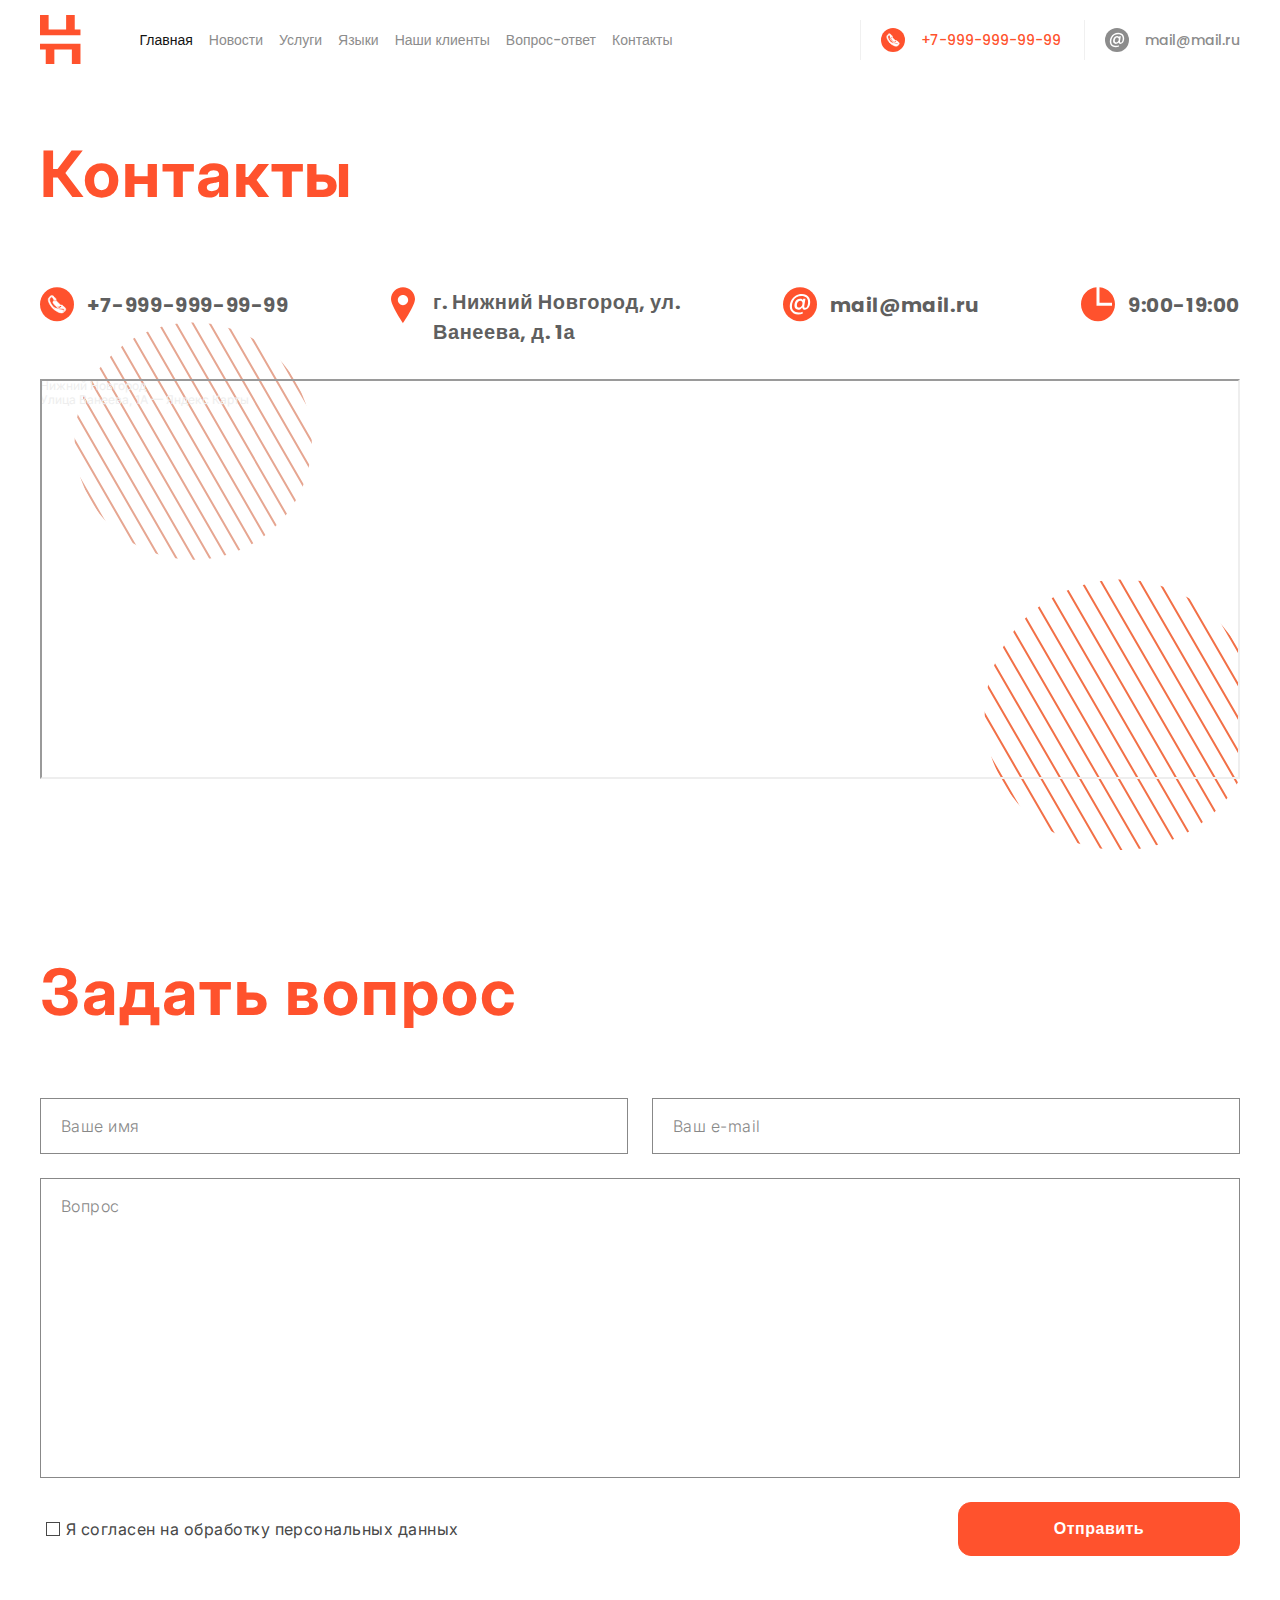
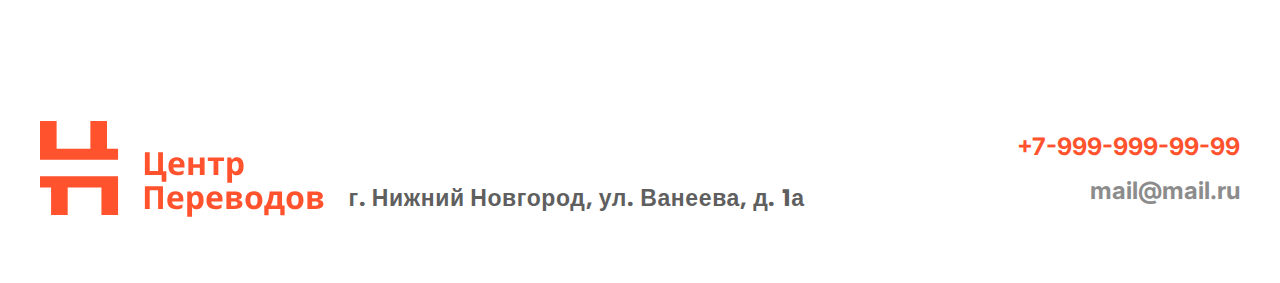
<file: contact.html>
<!DOCTYPE html>
<html lang="en">

<head>
  <meta charset="UTF-8">
  <meta name="viewport" content="width=device-width, initial-scale=1.0">
  <title>Document</title>
  <link rel="stylesheet" href="https://cdn.jsdelivr.net/npm/swiper@9/swiper-bundle.min.css"/>
  <script src="https://cdn.jsdelivr.net/npm/swiper@9/swiper-bundle.min.js" defer></script>
  <link rel="stylesheet" href="css/style.min.css">
  <link rel="stylesheet" href="css/media.css">
  <script src="js/main.min.js" defer></script>
</head>

<body>
    <div class="wrapper">
      <!-- header -->
      <header class="header">
        <div class="container">
          <div class="header__inner">
            <button class="burger-btn">
              <span></span>
            </button>
            <nav class="menu">
              <a class="logo" href="#">
                <svg width="41" height="49" viewBox="0 0 41 49" fill="none" xmlns="http://www.w3.org/2000/svg">
                  <path d="M8.61584 14.4118V0H0.00390625V20.1765H33.3034H40.48V14.3829H34.7387V0H26.1268V14.4118H8.61584Z" fill="#FF522D"/>
                  <path d="M31.8646 34.5882L31.8646 49L40.4766 49L40.4766 28.8235L7.17707 28.8235L0.000451891 28.8235L0.000451387 34.6171L5.74174 34.6171L5.74174 49L14.3537 49L14.3537 34.5882L31.8646 34.5882Z" fill="#FF522D"/>
                </svg>            
              </a>
              <ul class="menu-list">
                <li><a class="active" href="#">Главная</a></li>
                <li><a href="#">Новости</a></li>
                <li><a href="#">Услуги</a></li>
                <li><a href="#">Языки</a></li>
                <li><a href="#">Наши клиенты</a></li>
                <li><a href="#">Вопрос-ответ</a></li>
                <li><a href="#">Контакты</a></li>
              </ul>
            </nav>
            <address class="header__links">
              <a class="header__links-phone" href="tel:79999999999">
                  <svg width="24" height="24" viewBox="0 0 24 24" fill="none" xmlns="http://www.w3.org/2000/svg">
                    <circle cx="12" cy="12" r="12" fill="#FF522D"/>
                    <path d="M8.24029 14.1376L8.23989 14.1371C7.24694 12.9485 6.57174 11.8276 6.12322 10.6149C5.83038 9.82921 5.71029 9.16012 5.76146 8.51886L5.76154 8.5178L5.76155 8.5178C5.8065 7.98324 6.02483 7.5178 6.4058 7.13826L7.33929 6.2083L7.34352 6.20408L7.34357 6.20413C7.64921 5.91388 8.01312 5.75 8.40429 5.75C8.7964 5.75 9.1581 5.91266 9.45496 6.20155C9.62906 6.36239 9.80428 6.53959 9.96861 6.70826L9.97494 6.71475C10.0577 6.79965 10.1369 6.88083 10.2206 6.96421L10.9636 7.70438C10.9637 7.70453 10.9639 7.70468 10.964 7.70482C11.2736 8.0106 11.4523 8.38239 11.4523 8.77746C11.4523 9.1736 11.2702 9.54507 10.9644 9.84972C10.8867 9.92706 10.8108 10.0027 10.7376 10.078L10.7368 10.0789C10.565 10.2541 10.3853 10.4356 10.1954 10.6134C10.3466 10.9203 10.5542 11.2358 10.8503 11.6094C11.5421 12.4542 12.261 13.106 13.0481 13.6039L13.0483 13.604C13.1186 13.6486 13.2004 13.6907 13.3005 13.7406L13.3031 13.7419C13.331 13.7558 13.3605 13.7705 13.3909 13.7859L14.1533 13.0264C14.4536 12.7271 14.8215 12.5531 15.2183 12.5531C15.6147 12.5531 15.9809 12.7269 16.2749 13.0305L17.7733 14.5233C18.0814 14.8301 18.2492 15.2003 18.25 15.5873C18.2508 15.9736 18.085 16.3469 17.7821 16.6615C17.782 16.6615 17.782 16.6616 17.782 16.6616L17.6019 16.4882C17.4871 16.6075 17.3673 16.7244 17.25 16.8363L8.24029 14.1376ZM8.24029 14.1376C9.4508 15.5791 10.9091 16.7152 12.5736 17.519L12.5756 17.5199C13.203 17.8161 14.0697 18.1817 15.0449 18.2445L15.0449 18.2446L15.0502 18.2448L15.0587 18.2452C15.1124 18.2475 15.1701 18.25 15.2307 18.25C15.9176 18.25 16.4833 18.0102 16.9388 17.519C16.9423 17.5155 16.9474 17.5101 16.9528 17.5038C16.9564 17.4996 16.9621 17.4928 16.9687 17.4836C17.0924 17.3362 17.2324 17.2009 17.3908 17.0479C17.4015 17.0375 17.4123 17.0271 17.4232 17.0166L8.24029 14.1376ZM8.67539 7.0013L8.67559 7.0011C8.56702 6.89105 8.47286 6.8592 8.40429 6.8592C8.33022 6.8592 8.23015 6.89374 8.11982 6.99931L7.19298 7.92266C6.99565 8.11925 6.89369 8.33998 6.86878 8.61222C6.83301 9.06305 6.91925 9.57398 7.16818 10.2361L7.16849 10.2369C7.57101 11.3191 8.18116 12.3343 9.09778 13.4335C10.2058 14.7541 11.5402 15.7935 13.0599 16.5263C13.6259 16.7946 14.3505 17.0946 15.1187 17.1437C15.1615 17.1463 15.1993 17.1483 15.2332 17.1483C15.6074 17.1483 15.8807 17.0314 16.1168 16.7798C16.2801 16.5859 16.4584 16.4134 16.6211 16.2562C16.6314 16.2462 16.6416 16.2363 16.6518 16.2265L16.6531 16.2252C16.7696 16.1141 16.8753 16.0111 16.9752 15.9045L16.9776 15.9019L16.9777 15.9019C17.1023 15.7726 17.1373 15.671 17.1379 15.5982C17.1384 15.5275 17.1069 15.433 16.9888 15.3153C16.9888 15.3152 16.9887 15.3152 16.9887 15.3151M8.67539 7.0013L17.1651 15.138L16.9887 15.3151M8.67539 7.0013L8.68411 7.00934C8.82444 7.1387 8.9574 7.27338 9.10235 7.42019C9.1244 7.44253 9.14673 7.46515 9.16941 7.48808C9.21238 7.53214 9.25586 7.57608 9.29891 7.61959L9.29959 7.62028C9.34284 7.66397 9.38568 7.70727 9.42842 7.75107L9.42841 7.75109L9.4309 7.75357L10.1747 8.49456C10.3032 8.62254 10.3358 8.71925 10.3358 8.78243C10.3358 8.84561 10.3032 8.94232 10.1747 9.0703C10.1353 9.10956 10.096 9.14932 10.0575 9.18826L10.0572 9.18858C10.0184 9.22787 9.98043 9.26632 9.94257 9.30403L9.94163 9.30498C9.92442 9.3223 9.90734 9.33952 9.89037 9.35662C9.67642 9.57222 9.47976 9.7704 9.26475 9.96005L9.25906 9.96507L9.25369 9.97042L9.24121 9.98286L9.41765 10.16L9.24121 9.98286C9.10197 10.1216 9.02977 10.2725 9.01073 10.4268C8.99248 10.5747 9.02617 10.7028 9.05577 10.7913C9.05942 10.8022 9.06304 10.8112 9.06438 10.8145M8.67539 7.0013L13.101 14.901M16.9887 15.3151L15.4837 13.8184L15.477 13.8117L15.4772 13.8116C15.3979 13.7265 15.305 13.6698 15.2183 13.6698C15.1499 13.6698 15.0525 13.7041 14.9379 13.8182L14.0044 14.7482L14.0034 14.7493C13.9543 14.7981 13.7616 14.9902 13.4561 14.9902C13.3328 14.9902 13.2144 14.959 13.101 14.901M16.9887 15.3151L13.101 14.901M13.101 14.901C13.1015 14.9012 13.102 14.9015 13.1025 14.9018L13.214 14.678L13.0999 14.9004C13.1002 14.9006 13.1006 14.9008 13.101 14.901ZM13.101 14.901C13.0903 14.8956 13.0814 14.8905 13.0773 14.8882L13.0766 14.8878C13.0751 14.887 13.0742 14.8865 13.0737 14.8862L13.0636 14.8811L13.0527 14.8742C12.9824 14.8297 12.9007 14.7875 12.8005 14.7377L12.7985 14.7366C12.7825 14.7285 12.7657 14.72 12.7482 14.7112C12.6577 14.6657 12.5492 14.6111 12.4477 14.5454M12.4477 14.5454C12.4481 14.5456 12.4485 14.5459 12.4489 14.5461L12.5825 14.3349L12.4465 14.5446C12.4469 14.5449 12.4473 14.5451 12.4477 14.5454ZM12.4477 14.5454C11.5538 13.9797 10.7457 13.2472 9.98252 12.3095L9.98103 12.3077L9.98104 12.3076C9.55352 11.7721 9.27286 11.3146 9.06966 10.8282L9.06615 10.8198L9.06438 10.8145M9.06438 10.8145L9.0646 10.8151C9.06501 10.8161 9.06518 10.8165 9.06518 10.8165C9.06518 10.8165 9.06423 10.8141 9.06326 10.8112L9.06438 10.8145Z" fill="white" stroke="white" stroke-width="0.5"/>
                  </svg>              
                +7-999-999-99-99
              </a>
              <a class="header__links-mail" href="mailto:">
                <svg width="24" height="24" viewBox="0 0 24 24" fill="none" xmlns="http://www.w3.org/2000/svg">
                  <circle cx="12" cy="12" r="12" fill="#8C8C8C"/>
                  <path d="M13.2293 4.80078C14.4659 4.80078 15.5343 5.03824 16.4347 5.51315C17.335 5.98806 18.0184 6.6552 18.4848 7.51456C18.9621 8.36262 19.2008 9.35202 19.2008 10.4828C19.2008 11.3874 19.0489 12.2524 18.7452 13.0778C18.4523 13.9033 18.0238 14.576 17.4598 15.0962C16.9065 15.6163 16.2503 15.8764 15.491 15.8764C14.9377 15.8764 14.5038 15.752 14.1893 15.5033C13.8747 15.2432 13.6794 14.8813 13.6035 14.4177C13.2672 14.87 12.8442 15.2262 12.3343 15.4863C11.8245 15.7464 11.293 15.8764 10.7398 15.8764C9.90451 15.8764 9.24824 15.6163 8.77095 15.0962C8.30451 14.5647 8.07129 13.8467 8.07129 12.9421C8.07129 12.0828 8.23943 11.2799 8.5757 10.5336C8.92281 9.78735 9.40553 9.19371 10.0238 8.75272C10.6421 8.30043 11.3364 8.07428 12.1065 8.07428C13.0503 8.07428 13.712 8.40785 14.0916 9.07499L14.2381 8.22693H15.8489L15.0354 13.0778C15.0028 13.3153 14.9865 13.5245 14.9865 13.7054C14.9865 13.9994 15.0408 14.2199 15.1493 14.3669C15.2686 14.5139 15.4747 14.5874 15.7676 14.5874C16.1798 14.5874 16.5323 14.3782 16.8252 13.9598C17.1181 13.5301 17.335 13.0043 17.476 12.3824C17.6279 11.7605 17.7038 11.1556 17.7038 10.5676C17.7038 9.13152 17.3025 8.0347 16.4998 7.27711C15.6971 6.51951 14.531 6.14071 13.0015 6.14071C11.7215 6.14071 10.5716 6.45732 9.55197 7.09053C8.54315 7.72375 7.75129 8.59442 7.17637 9.70255C6.60146 10.8107 6.314 12.0432 6.314 13.4001C6.314 14.8474 6.7262 15.9499 7.55061 16.7075C8.37502 17.4651 9.55197 17.8439 11.0815 17.8439C12.112 17.8439 13.0123 17.646 13.7825 17.2503L14.0265 18.5393C13.0394 18.9803 11.933 19.2008 10.7072 19.2008C9.52485 19.2008 8.48892 18.969 7.59943 18.5054C6.70993 18.0418 6.02112 17.3803 5.53298 16.5209C5.04485 15.6729 4.80078 14.6835 4.80078 13.5527C4.80078 11.9358 5.15875 10.4601 5.87468 9.12587C6.60146 7.79159 7.60485 6.74 8.88485 5.9711C10.1648 5.19089 11.613 4.80078 13.2293 4.80078ZM11.3093 14.3838C11.7648 14.3838 12.1771 14.2481 12.5459 13.9768C12.9255 13.6941 13.2238 13.3266 13.4408 12.8743C13.6577 12.4107 13.7662 11.9188 13.7662 11.3987C13.7662 10.8559 13.6198 10.4149 13.3269 10.0757C13.0448 9.72516 12.6435 9.5499 12.1228 9.5499C11.6564 9.5499 11.2442 9.70255 10.8862 10.0078C10.5391 10.3018 10.2679 10.6863 10.0726 11.1612C9.88824 11.6361 9.79603 12.1336 9.79603 12.6538C9.79603 13.1852 9.92078 13.6093 10.1703 13.9259C10.4198 14.2312 10.7994 14.3838 11.3093 14.3838Z" fill="white"/>
                </svg>              
                mail@mail.ru
              </a>
            </address>
          </div>
        </div>
      </header>
        <!-- main -->
        <main class="main">
          <div class="container">
            <section class="page-contact">
              <section class="contact">
                <h2 class="contact__title main-title">Контакты</h2>
                <ul class="contact__list">
                  <li class="contact__item">
                    <a class="contact__item-elem" href="tel:+7-999-999-99-99">
                      <svg width="34" height="35" viewBox="0 0 34 35" fill="none" xmlns="http://www.w3.org/2000/svg">
                        <circle cx="17" cy="17.1992" r="17" fill="#FF522D"/>
                        <path d="M11.7535 20.1604L11.7531 20.16C10.3525 18.4834 9.40273 16.9056 8.77222 15.2008C8.36083 14.097 8.19497 13.1648 8.2659 12.2759L8.26599 12.2748L8.26599 12.2748C8.32758 11.5424 8.62599 10.906 9.1484 10.3856L10.4708 9.06811L10.4751 9.06389L10.4751 9.06394C10.892 8.66801 11.3828 8.44922 11.9061 8.44922C12.4313 8.44922 12.9189 8.66682 13.3228 9.06035C13.5677 9.28645 13.8146 9.53617 14.0476 9.77528L14.0569 9.78478C14.174 9.90488 14.2865 10.0203 14.4056 10.139L15.4585 11.1879C15.4587 11.188 15.4588 11.1882 15.459 11.1883C15.8819 11.606 16.1199 12.1073 16.1199 12.6339C16.1199 13.1617 15.8775 13.6626 15.4593 14.0792C15.3495 14.1886 15.2413 14.2964 15.1369 14.4039L15.1361 14.4047C14.8758 14.6702 14.6041 14.9443 14.3162 15.2111C14.5375 15.677 14.8451 16.1499 15.2902 16.7112C16.2763 17.9155 17.303 18.847 18.4292 19.5594L18.4294 19.5596C18.5339 19.6258 18.6542 19.6877 18.7959 19.7583L18.7987 19.7596C18.8592 19.7898 18.9239 19.822 18.9902 19.8565L20.124 18.727C20.5335 18.319 21.0293 18.087 21.5592 18.087C22.0887 18.087 22.5818 18.3188 22.9819 18.7322L25.1054 20.8476C25.5252 21.2659 25.749 21.7647 25.75 22.2814C25.751 22.7974 25.5299 23.3013 25.1161 23.7309M11.7535 20.1604L24.936 23.5575M11.7535 20.1604C13.4591 22.1915 15.5132 23.7917 17.858 24.9239L17.8599 24.9249C18.7463 25.3433 19.9592 25.8539 21.3204 25.9417L21.3203 25.9417L21.3256 25.9419L21.337 25.9424C21.4136 25.9458 21.4933 25.9492 21.5769 25.9492C22.5226 25.9492 23.2962 25.6203 23.9213 24.9459M11.7535 20.1604L23.9566 24.9038M25.1161 23.7309L24.936 23.5575M25.1161 23.7309C25.1161 23.7309 25.1162 23.7308 25.1162 23.7308L24.936 23.5575M25.1161 23.7309C24.9502 23.9034 24.7778 24.0714 24.6107 24.2309M24.936 23.5575C24.7734 23.7266 24.6036 23.8921 24.4374 24.0506M24.6107 24.2309C24.6109 24.2307 24.6111 24.2305 24.6113 24.2303L24.4374 24.0506M24.6107 24.2309C24.5948 24.2462 24.5791 24.2615 24.5634 24.2766C24.3391 24.4934 24.1362 24.6895 23.9566 24.9038M24.6107 24.2309C24.6104 24.2311 24.6102 24.2313 24.61 24.2316L24.4374 24.0506M24.4374 24.0506L23.9566 24.9038M23.9566 24.9038C23.9636 24.8938 23.9713 24.8815 23.9784 24.8673L23.755 24.7552L23.9472 24.915C23.9503 24.9113 23.9534 24.9076 23.9566 24.9038ZM23.9566 24.9038C23.9488 24.9149 23.9418 24.9233 23.9375 24.9283C23.9311 24.9357 23.9251 24.942 23.9213 24.9459M23.9213 24.9459C23.9223 24.9448 23.9234 24.9436 23.9244 24.9425L23.7409 24.7728L23.9173 24.9499L23.9177 24.9495C23.9184 24.9488 23.9196 24.9476 23.9213 24.9459ZM12.3644 10.0445L12.3646 10.0443C12.1967 9.87414 12.0381 9.81225 11.9061 9.81225C11.7676 9.81225 11.601 9.87677 11.4303 10.0404L10.1165 11.3492C9.81937 11.6452 9.66438 11.981 9.62698 12.391C9.57457 13.0501 9.70136 13.79 10.0574 14.737L10.0577 14.7378C10.6329 16.2842 11.504 17.7324 12.8085 19.2968C14.3876 21.1789 16.2898 22.6607 18.4563 23.7053C19.2605 24.0866 20.3024 24.5193 21.4117 24.5902C21.4722 24.5937 21.5288 24.5968 21.5804 24.5968C22.1386 24.5968 22.5544 24.4198 22.9101 24.0398C23.1383 23.7685 23.388 23.527 23.6198 23.3029C23.6341 23.2891 23.6483 23.2753 23.6625 23.2616L23.6638 23.2603C23.8292 23.1026 23.9806 22.955 24.1242 22.8018L24.1266 22.7992L24.1267 22.7992C24.3147 22.6041 24.3817 22.436 24.3828 22.2975C24.3839 22.1611 24.3214 22.0019 24.1409 21.822C24.1409 21.8219 24.1408 21.8219 24.1408 21.8218M12.3644 10.0445L24.3172 21.6447L24.1408 21.8218M12.3644 10.0445L12.3731 10.0525C12.5738 10.2376 12.7641 10.4303 12.9693 10.6382C13.0006 10.6699 13.0322 10.7019 13.0643 10.7343C13.125 10.7965 13.1864 10.8586 13.2475 10.9204L13.2484 10.9213C13.3096 10.9832 13.3706 11.0448 13.4315 11.1071L13.4315 11.1072L13.434 11.1096L14.4877 12.1594C14.6806 12.3516 14.7465 12.5136 14.7465 12.641C14.7465 12.7684 14.6806 12.9304 14.4877 13.1226C14.4322 13.1779 14.3768 13.2339 14.3222 13.2892L14.3218 13.2896C14.2669 13.3452 14.2128 13.4 14.1588 13.4537L14.1579 13.4547C14.1334 13.4794 14.109 13.5039 14.0848 13.5283C13.7822 13.8332 13.5013 14.1163 13.194 14.3874L13.1883 14.3924L13.1829 14.3978L13.1652 14.4154C12.9828 14.5971 12.8924 14.79 12.8686 14.9833C12.8455 15.1702 12.8878 15.3343 12.9278 15.4538L12.9278 15.4539C12.932 15.4663 12.9361 15.4765 12.9379 15.481L12.9382 15.4818C12.9385 15.4827 12.9388 15.4833 12.939 15.4838L12.9413 15.4907L12.9448 15.4991C13.2281 16.1771 13.62 16.8169 14.2212 17.5701L14.2212 17.5701L14.2227 17.5719C15.2979 18.8929 16.4346 19.9228 17.6904 20.7175C17.8291 20.8073 17.9769 20.8817 18.1055 20.9464C18.1306 20.9591 18.155 20.9713 18.1785 20.9833L18.1805 20.9843C18.3223 21.0549 18.4425 21.1168 18.5471 21.1831L18.558 21.1899L18.5694 21.1957C18.5695 21.1957 18.5699 21.1959 18.5706 21.1963L18.5767 21.1997L18.5776 21.2002C18.5833 21.2035 18.5941 21.2096 18.6068 21.216M12.3644 10.0445L18.6068 21.216M24.1408 21.8218L22.0088 19.7014L22.002 19.6947L22.0022 19.6946C21.8823 19.566 21.725 19.4606 21.5592 19.4606C21.4263 19.4606 21.2634 19.5271 21.0886 19.7012L19.7661 21.0187L19.7654 21.0194C19.6995 21.085 19.4525 21.3311 19.0628 21.3311C18.9062 21.3311 18.7546 21.2917 18.6068 21.216M24.1408 21.8218L18.6068 21.216M18.6068 21.216C18.6073 21.2163 18.6078 21.2166 18.6084 21.2168L18.7198 20.993L18.6057 21.2155C18.6061 21.2157 18.6064 21.2158 18.6068 21.216Z" fill="white" stroke="white" stroke-width="0.5"/>
                      </svg>                      
                      +7-999-999-99-99
                    </a>
                  </li>
                  <li class="contact__item">
                    <a class="contact__item-elem contact__item-elem--map" href="">
                      <svg width="24" height="37" viewBox="0 0 24 37" fill="none" xmlns="http://www.w3.org/2000/svg">
                        <path fill-rule="evenodd" clip-rule="evenodd" d="M12 36.1992C12 36.1992 24 18.6914 24 12.1121C24 5.5328 18.6274 0.199219 12 0.199219C5.37258 0.199219 0 5.5328 0 12.1121C0 18.6914 12 36.1992 12 36.1992ZM12.0011 18.1987C14.8476 18.1987 17.1551 15.9079 17.1551 13.0822C17.1551 10.2564 14.8476 7.96563 12.0011 7.96563C9.1547 7.96563 6.8472 10.2564 6.8472 13.0822C6.8472 15.9079 9.1547 18.1987 12.0011 18.1987Z" fill="#FF522D"/>
                      </svg>     
                      г. Нижний Новгород, ул.<br> Ванеева, д. 1а    
                              
                    </a>
                  </li>
                  <li class="contact__item">
                    <a class="contact__item-elem" href="">
                      <svg width="34" height="35" viewBox="0 0 34 35" fill="none" xmlns="http://www.w3.org/2000/svg">
                        <circle cx="17" cy="17.1992" r="17" fill="#FF522D"/>
                        <path d="M18.7411 7C20.493 7 22.0067 7.3364 23.2821 8.00919C24.5576 8.68198 25.5258 9.62709 26.1865 10.8445C26.8627 12.0459 27.2008 13.4476 27.2008 15.0495C27.2008 16.331 26.9856 17.5564 26.5554 18.7258C26.1404 19.8952 25.5334 20.8483 24.7343 21.5852C23.9506 22.322 23.0209 22.6905 21.9452 22.6905C21.1615 22.6905 20.5468 22.5143 20.1011 22.1618C19.6555 21.7934 19.3789 21.2808 19.2713 20.624C18.7949 21.2648 18.1956 21.7694 17.4733 22.1378C16.7511 22.5062 15.9981 22.6905 15.2143 22.6905C14.0311 22.6905 13.1013 22.322 12.4252 21.5852C11.7644 20.8323 11.434 19.8151 11.434 18.5336C11.434 17.3161 11.6722 16.1788 12.1486 15.1216C12.6403 14.0643 13.3242 13.2233 14.2001 12.5986C15.076 11.9578 16.0595 11.6375 17.1506 11.6375C18.4876 11.6375 19.425 12.11 19.9628 13.0551L20.1703 11.8537H22.4523L21.2998 18.7258C21.2537 19.0622 21.2306 19.3585 21.2306 19.6148C21.2306 20.0313 21.3074 20.3437 21.4611 20.5519C21.6302 20.7602 21.9221 20.8643 22.3371 20.8643C22.921 20.8643 23.4204 20.568 23.8354 19.9753C24.2503 19.3665 24.5576 18.6217 24.7574 17.7406C24.9725 16.8596 25.0801 16.0026 25.0801 15.1696C25.0801 13.1352 24.5115 11.5814 23.3743 10.5081C22.2372 9.43486 20.5852 8.89823 18.4184 8.89823C16.6051 8.89823 14.9761 9.34676 13.5316 10.2438C12.1025 11.1409 10.9807 12.3743 10.1662 13.9442C9.35174 15.514 8.94451 17.2601 8.94451 19.1823C8.94451 21.2327 9.52846 22.7946 10.6964 23.8678C11.8643 24.9411 13.5316 25.4777 15.6984 25.4777C17.1583 25.4777 18.4338 25.1974 19.5248 24.6367L19.8706 26.4629C18.4722 27.0876 16.9047 27.4 15.1682 27.4C13.4932 27.4 12.0256 27.0716 10.7655 26.4148C9.50541 25.7581 8.5296 24.821 7.83807 23.6035C7.14654 22.4021 6.80078 21.0005 6.80078 19.3986C6.80078 17.1079 7.3079 15.0174 8.32214 13.1272C9.35174 11.237 10.7732 9.74723 12.5865 8.65795C14.3999 7.55265 16.4514 7 18.7411 7ZM16.0211 20.576C16.6665 20.576 17.2505 20.3837 17.773 19.9993C18.3108 19.5988 18.7334 19.0782 19.0408 18.4375C19.3481 17.7807 19.5018 17.0839 19.5018 16.347C19.5018 15.5781 19.2943 14.9534 18.8794 14.4728C18.4799 13.9762 17.9113 13.7279 17.1737 13.7279C16.5129 13.7279 15.9289 13.9442 15.4218 14.3767C14.93 14.7932 14.5459 15.3378 14.2693 16.0106C14.008 16.6834 13.8774 17.3882 13.8774 18.1251C13.8774 18.878 14.0541 19.4787 14.4076 19.9272C14.761 20.3597 15.2989 20.576 16.0211 20.576Z" fill="white"/>
                      </svg>       
                      mail@mail.ru               
                    </a>
                  </li>
                  <li class="contact__item">
                    <time class="contact__item-elem" href="">
                      <svg width="34" height="35" viewBox="0 0 34 35" fill="none" xmlns="http://www.w3.org/2000/svg">
                        <path fill-rule="evenodd" clip-rule="evenodd" d="M17 34.1339C26.3888 34.1339 34 26.5228 34 17.134C34 8.25057 27.1863 0.958609 18.5 0.199219V15.634H31V18.634H17H15.5V17.134V0.199219C6.81371 0.958609 0 8.25057 0 17.134C0 26.5228 7.61116 34.1339 17 34.1339Z" fill="#FF522D"/>
                        </svg>
                        9:00-19:00                      
                    </time>
                  </li>
                </ul>
                <div class="contact__map">
                  <div style="position:relative;overflow:hidden;"><a href="https://yandex.ru/maps/47/nizhny-novgorod/?utm_medium=mapframe&utm_source=maps" style="color:#eee;font-size:12px;position:absolute;top:0px;">Нижний Новгород</a><a href="https://yandex.ru/maps/47/nizhny-novgorod/house/ulitsa_vaneyeva_1a/YE0YdgZjQUIDQFtsfX9wd3tnbQ==/?indoorLevel=1&ll=44.013874%2C56.316749&utm_medium=mapframe&utm_source=maps&z=17.14" style="color:#eee;font-size:12px;position:absolute;top:14px;">Улица Ванеева, 1А — Яндекс Карты</a><iframe src="https://yandex.ru/map-widget/v1/?indoorLevel=1&ll=44.013874%2C56.316749&mode=search&ol=geo&ouri=ymapsbm1%3A%2F%2Fgeo%3Fdata%3DCgg1Njk3OTg1NRJL0KDQvtGB0YHQuNGPLCDQndC40LbQvdC40Lkg0J3QvtCy0LPQvtGA0L7QtCwg0YPQu9C40YbQsCDQktCw0L3QtdC10LLQsCwgMdCQIgoNNQ4wQhVaRGFC&z=17.14" width="560" height="400" frameborder="1" allowfullscreen="true" style="position:relative;"></iframe></div>
                </div>
              </section>
              <section class="form">
                <h2 class="form__title main-title">
                  Задать вопрос
                </h2>
                <form class="main-form" action="">
                  <label for=""><input class="main-form__input" type="text" required placeholder="Ваше имя"></label>
                  <label for=""><input class="main-form__input" type="email" required placeholder="Ваш e-mail"></label>
                  <textarea class="main-form__input" name="" id="" placeholder="Вопрос"></textarea>
                  <div class="main-form__bottom">
                    <label for="chekInput">
                      <input type="checkbox" name="" id="chekInput">
                      <span></span>
                      <p>Я согласен на обработку персональных данных</p>
                    </label>
                    <button class="main-form__btn btn">Отправить</button>
                  </div>
                </form>
              </section>
            </section>
          </div>
        </main>
        <!-- footer -->
        <footer class="footer">
          <div class="container">
          <div class="footer__inner">
            <div class="footer__left">
              <a href="#">
                <svg width="284" height="96" viewBox="0 0 284 96" fill="none" xmlns="http://www.w3.org/2000/svg">
                  <path d="M16.6121 27.6804V0H0.00390625V38.7525H64.2224H78.0626V27.625H66.9904V0H50.3822V27.6804H16.6121Z" fill="#FF522D"/>
                  <path d="M61.4504 66.4329L61.4504 94.1133L78.0586 94.1133L78.0586 55.3608L13.8401 55.3607L-6.52767e-05 55.3607L-6.62495e-05 66.4883L11.0721 66.4883L11.0721 94.1133L27.6803 94.1133L27.6803 66.4329L61.4504 66.4329Z" fill="#FF522D"/>
                  <path d="M126.353 50.1603V60.6563H121.681V54.0003H104.881V31.1523H109.713V49.9683H118.129V31.1523H122.961V50.1603H126.353Z" fill="#FF522D"/>
                  <path d="M136.697 36.2083C138.318 36.2083 139.705 36.5177 140.857 37.1363C142.03 37.755 142.937 38.651 143.577 39.8243C144.217 40.9977 144.537 42.4377 144.537 44.1443V46.4483H133.273C133.316 47.7923 133.71 48.8483 134.457 49.6163C135.225 50.3843 136.281 50.7683 137.625 50.7683C138.756 50.7683 139.78 50.6617 140.697 50.4483C141.614 50.2137 142.564 49.8617 143.545 49.3923V53.0723C142.692 53.499 141.785 53.8083 140.825 54.0003C139.886 54.2137 138.745 54.3203 137.401 54.3203C135.652 54.3203 134.105 54.0003 132.761 53.3603C131.417 52.699 130.361 51.707 129.593 50.3843C128.825 49.0617 128.441 47.3977 128.441 45.3923C128.441 43.3443 128.782 41.6483 129.465 40.3043C130.169 38.939 131.14 37.915 132.377 37.2323C133.614 36.5497 135.054 36.2083 136.697 36.2083ZM136.729 39.6003C135.812 39.6003 135.044 39.899 134.425 40.4963C133.828 41.0937 133.476 42.0217 133.369 43.2803H140.057C140.057 42.5763 139.929 41.947 139.673 41.3923C139.438 40.8377 139.076 40.4003 138.585 40.0803C138.094 39.7603 137.476 39.6003 136.729 39.6003Z" fill="#FF522D"/>
                  <path d="M153.171 36.5283V43.2483H159.827V36.5283H164.595V54.0003H159.827V46.8003H153.171V54.0003H148.403V36.5283H153.171Z" fill="#FF522D"/>
                  <path d="M184.055 40.1123H178.327V54.0003H173.559V40.1123H167.831V36.5283H184.055V40.1123Z" fill="#FF522D"/>
                  <path d="M197.006 36.2083C198.969 36.2083 200.558 36.9763 201.774 38.5123C202.99 40.027 203.598 42.267 203.598 45.2323C203.598 47.2163 203.31 48.891 202.734 50.2563C202.158 51.6003 201.369 52.6137 200.366 53.2963C199.363 53.979 198.201 54.3203 196.878 54.3203C196.046 54.3203 195.321 54.2137 194.702 54.0003C194.105 53.787 193.593 53.5097 193.166 53.1683C192.739 52.827 192.366 52.4643 192.046 52.0803H191.79C191.875 52.4857 191.939 52.9123 191.982 53.3603C192.025 53.787 192.046 54.2137 192.046 54.6403V61.6803H187.278V36.5283H191.15L191.822 38.8003H192.046C192.366 38.331 192.75 37.9043 193.198 37.5203C193.646 37.115 194.179 36.795 194.798 36.5603C195.438 36.3257 196.174 36.2083 197.006 36.2083ZM195.47 40.0163C194.638 40.0163 193.977 40.187 193.486 40.5283C192.995 40.8697 192.633 41.3923 192.398 42.0963C192.185 42.779 192.067 43.643 192.046 44.6883V45.2003C192.046 46.331 192.153 47.291 192.366 48.0803C192.579 48.8483 192.942 49.435 193.454 49.8403C193.966 50.2457 194.659 50.4483 195.534 50.4483C196.259 50.4483 196.857 50.2457 197.326 49.8403C197.795 49.435 198.147 48.8377 198.382 48.0483C198.617 47.259 198.734 46.299 198.734 45.1683C198.734 43.4617 198.467 42.1817 197.934 41.3283C197.422 40.4537 196.601 40.0163 195.47 40.0163Z" fill="#FF522D"/>
                  <path d="M104.881 88.0003V65.1523H122.961V88.0003H118.129V69.1843H109.713V88.0003H104.881Z" fill="#FF522D"/>
                  <path d="M135.541 70.2083C137.162 70.2083 138.549 70.5177 139.701 71.1363C140.874 71.755 141.781 72.651 142.421 73.8243C143.061 74.9977 143.381 76.4377 143.381 78.1443V80.4483H132.117C132.159 81.7923 132.554 82.8483 133.301 83.6163C134.069 84.3843 135.125 84.7683 136.469 84.7683C137.599 84.7683 138.623 84.6617 139.541 84.4483C140.458 84.2137 141.407 83.8617 142.389 83.3923V87.0723C141.535 87.499 140.629 87.8083 139.669 88.0003C138.73 88.2137 137.589 88.3203 136.245 88.3203C134.495 88.3203 132.949 88.0003 131.605 87.3603C130.261 86.699 129.205 85.707 128.437 84.3843C127.669 83.0617 127.285 81.3977 127.285 79.3923C127.285 77.3443 127.626 75.6483 128.309 74.3043C129.013 72.939 129.983 71.915 131.221 71.2323C132.458 70.5497 133.898 70.2083 135.541 70.2083ZM135.573 73.6003C134.655 73.6003 133.887 73.899 133.269 74.4963C132.671 75.0937 132.319 76.0217 132.213 77.2803H138.901C138.901 76.5763 138.773 75.947 138.517 75.3923C138.282 74.8377 137.919 74.4003 137.429 74.0803C136.938 73.7603 136.319 73.6003 135.573 73.6003Z" fill="#FF522D"/>
                  <path d="M156.975 70.2083C158.938 70.2083 160.527 70.9763 161.743 72.5123C162.959 74.027 163.567 76.267 163.567 79.2323C163.567 81.2163 163.279 82.891 162.703 84.2563C162.127 85.6003 161.338 86.6137 160.335 87.2963C159.332 87.979 158.17 88.3203 156.847 88.3203C156.015 88.3203 155.29 88.2137 154.671 88.0003C154.074 87.787 153.562 87.5097 153.135 87.1683C152.708 86.827 152.335 86.4643 152.015 86.0803H151.759C151.844 86.4857 151.908 86.9123 151.951 87.3603C151.994 87.787 152.015 88.2137 152.015 88.6403V95.6803H147.247V70.5283H151.119L151.791 72.8003H152.015C152.335 72.331 152.719 71.9043 153.167 71.5203C153.615 71.115 154.148 70.795 154.767 70.5603C155.407 70.3257 156.143 70.2083 156.975 70.2083ZM155.439 74.0163C154.607 74.0163 153.946 74.187 153.455 74.5283C152.964 74.8697 152.602 75.3923 152.367 76.0963C152.154 76.779 152.036 77.643 152.015 78.6883V79.2003C152.015 80.331 152.122 81.291 152.335 82.0803C152.548 82.8483 152.911 83.435 153.423 83.8403C153.935 84.2457 154.628 84.4483 155.503 84.4483C156.228 84.4483 156.826 84.2457 157.295 83.8403C157.764 83.435 158.116 82.8377 158.351 82.0483C158.586 81.259 158.703 80.299 158.703 79.1683C158.703 77.4617 158.436 76.1817 157.903 75.3283C157.391 74.4537 156.57 74.0163 155.439 74.0163Z" fill="#FF522D"/>
                  <path d="M174.697 70.2083C176.318 70.2083 177.705 70.5177 178.857 71.1363C180.03 71.755 180.937 72.651 181.577 73.8243C182.217 74.9977 182.537 76.4377 182.537 78.1443V80.4483H171.273C171.316 81.7923 171.71 82.8483 172.457 83.6163C173.225 84.3843 174.281 84.7683 175.625 84.7683C176.756 84.7683 177.78 84.6617 178.697 84.4483C179.614 84.2137 180.564 83.8617 181.545 83.3923V87.0723C180.692 87.499 179.785 87.8083 178.825 88.0003C177.886 88.2137 176.745 88.3203 175.401 88.3203C173.652 88.3203 172.105 88.0003 170.761 87.3603C169.417 86.699 168.361 85.707 167.593 84.3843C166.825 83.0617 166.441 81.3977 166.441 79.3923C166.441 77.3443 166.782 75.6483 167.465 74.3043C168.169 72.939 169.14 71.915 170.377 71.2323C171.614 70.5497 173.054 70.2083 174.697 70.2083ZM174.729 73.6003C173.812 73.6003 173.044 73.899 172.425 74.4963C171.828 75.0937 171.476 76.0217 171.369 77.2803H178.057C178.057 76.5763 177.929 75.947 177.673 75.3923C177.438 74.8377 177.076 74.4003 176.585 74.0803C176.094 73.7603 175.476 73.6003 174.729 73.6003Z" fill="#FF522D"/>
                  <path d="M201.891 75.1043C201.891 76.043 201.592 76.843 200.995 77.5043C200.419 78.1657 199.555 78.5923 198.403 78.7843V78.9123C199.619 79.0617 200.59 79.4777 201.315 80.1603C202.062 80.843 202.435 81.7177 202.435 82.7843C202.435 83.531 202.286 84.2243 201.987 84.8643C201.71 85.5043 201.262 86.059 200.643 86.5283C200.024 86.9977 199.224 87.3603 198.243 87.6163C197.283 87.8723 196.11 88.0003 194.723 88.0003H186.403V70.5283H194.723C196.088 70.5283 197.304 70.6777 198.371 70.9763C199.459 71.2537 200.312 71.723 200.931 72.3843C201.571 73.0457 201.891 73.9523 201.891 75.1043ZM197.507 82.5283C197.507 81.8457 197.24 81.355 196.707 81.0563C196.174 80.7363 195.374 80.5763 194.307 80.5763H191.171V84.7043H194.403C195.299 84.7043 196.035 84.5443 196.611 84.2243C197.208 83.883 197.507 83.3177 197.507 82.5283ZM197.059 75.4883C197.059 74.9337 196.846 74.5283 196.419 74.2723C195.992 74.0163 195.363 73.8883 194.531 73.8883H191.171V77.3443H193.987C194.99 77.3443 195.747 77.2057 196.259 76.9283C196.792 76.6297 197.059 76.1497 197.059 75.4883Z" fill="#FF522D"/>
                  <path d="M222.4 79.2323C222.4 80.683 222.197 81.9737 221.792 83.1043C221.408 84.235 220.843 85.195 220.096 85.9843C219.371 86.7523 218.485 87.339 217.44 87.7443C216.395 88.1283 215.211 88.3203 213.888 88.3203C212.672 88.3203 211.541 88.1283 210.496 87.7443C209.472 87.339 208.587 86.7523 207.84 85.9843C207.093 85.195 206.507 84.235 206.08 83.1043C205.675 81.9737 205.472 80.683 205.472 79.2323C205.472 77.291 205.813 75.659 206.496 74.3363C207.179 72.9923 208.16 71.9683 209.44 71.2643C210.72 70.5603 212.235 70.2083 213.984 70.2083C215.627 70.2083 217.077 70.5603 218.336 71.2643C219.595 71.9683 220.587 72.9923 221.312 74.3363C222.037 75.659 222.4 77.291 222.4 79.2323ZM210.336 79.2323C210.336 80.3843 210.453 81.355 210.688 82.1443C210.944 82.9123 211.339 83.499 211.872 83.9043C212.405 84.2883 213.099 84.4803 213.952 84.4803C214.805 84.4803 215.488 84.2883 216 83.9043C216.533 83.499 216.917 82.9123 217.152 82.1443C217.408 81.355 217.536 80.3843 217.536 79.2323C217.536 78.0803 217.408 77.1203 217.152 76.3523C216.917 75.5843 216.533 75.0083 216 74.6243C215.467 74.2403 214.773 74.0483 213.92 74.0483C212.661 74.0483 211.744 74.4857 211.168 75.3603C210.613 76.2137 210.336 77.5043 210.336 79.2323Z" fill="#FF522D"/>
                  <path d="M242.053 70.5283V84.5123H244.613V94.2723H240.325V88.0003H228.581V94.2723H224.293V84.5123H225.765C226.533 83.339 227.183 82.0057 227.717 80.5123C228.25 78.9977 228.677 77.387 228.997 75.6803C229.317 73.9737 229.551 72.2563 229.701 70.5283H242.053ZM233.701 74.1123C233.53 75.3923 233.317 76.6403 233.061 77.8563C232.805 79.051 232.485 80.203 232.101 81.3123C231.738 82.4217 231.29 83.4883 230.757 84.5123H237.285V74.1123H233.701Z" fill="#FF522D"/>
                  <path d="M263.463 79.2323C263.463 80.683 263.26 81.9737 262.855 83.1043C262.471 84.235 261.905 85.195 261.159 85.9843C260.433 86.7523 259.548 87.339 258.503 87.7443C257.457 88.1283 256.273 88.3203 254.951 88.3203C253.735 88.3203 252.604 88.1283 251.559 87.7443C250.535 87.339 249.649 86.7523 248.903 85.9843C248.156 85.195 247.569 84.235 247.143 83.1043C246.737 81.9737 246.535 80.683 246.535 79.2323C246.535 77.291 246.876 75.659 247.559 74.3363C248.241 72.9923 249.223 71.9683 250.503 71.2643C251.783 70.5603 253.297 70.2083 255.047 70.2083C256.689 70.2083 258.14 70.5603 259.399 71.2643C260.657 71.9683 261.649 72.9923 262.375 74.3363C263.1 75.659 263.463 77.291 263.463 79.2323ZM251.399 79.2323C251.399 80.3843 251.516 81.355 251.751 82.1443C252.007 82.9123 252.401 83.499 252.935 83.9043C253.468 84.2883 254.161 84.4803 255.015 84.4803C255.868 84.4803 256.551 84.2883 257.063 83.9043C257.596 83.499 257.98 82.9123 258.215 82.1443C258.471 81.355 258.599 80.3843 258.599 79.2323C258.599 78.0803 258.471 77.1203 258.215 76.3523C257.98 75.5843 257.596 75.0083 257.063 74.6243C256.529 74.2403 255.836 74.0483 254.983 74.0483C253.724 74.0483 252.807 74.4857 252.231 75.3603C251.676 76.2137 251.399 77.5043 251.399 79.2323Z" fill="#FF522D"/>
                  <path d="M282.891 75.1043C282.891 76.043 282.592 76.843 281.995 77.5043C281.419 78.1657 280.555 78.5923 279.403 78.7843V78.9123C280.619 79.0617 281.59 79.4777 282.315 80.1603C283.062 80.843 283.435 81.7177 283.435 82.7843C283.435 83.531 283.286 84.2243 282.987 84.8643C282.71 85.5043 282.262 86.059 281.643 86.5283C281.024 86.9977 280.224 87.3603 279.243 87.6163C278.283 87.8723 277.11 88.0003 275.723 88.0003H267.403V70.5283H275.723C277.088 70.5283 278.304 70.6777 279.371 70.9763C280.459 71.2537 281.312 71.723 281.931 72.3843C282.571 73.0457 282.891 73.9523 282.891 75.1043ZM278.507 82.5283C278.507 81.8457 278.24 81.355 277.707 81.0563C277.174 80.7363 276.374 80.5763 275.307 80.5763H272.171V84.7043H275.403C276.299 84.7043 277.035 84.5443 277.611 84.2243C278.208 83.883 278.507 83.3177 278.507 82.5283ZM278.059 75.4883C278.059 74.9337 277.846 74.5283 277.419 74.2723C276.992 74.0163 276.363 73.8883 275.531 73.8883H272.171V77.3443H274.987C275.99 77.3443 276.747 77.2057 277.259 76.9283C277.792 76.6297 278.059 76.1497 278.059 75.4883Z" fill="#FF522D"/>
                </svg>                
              </a>
              <p class="footer__text">
                г. Нижний Новгород, ул. Ванеева, д. 1а
              </p>
            </div>
              <address class="footer__right">
                <a class="footer__link footer__link-phone" href="tel:+7-999-999-99-99">+7-999-999-99-99</a>
                <a class="footer__link footer__link-mail" href="mailto:">mail@mail.ru</a>
              </address>
          </div>
        </div>
        </footer>
    </div>
</body>

</html>
</file>
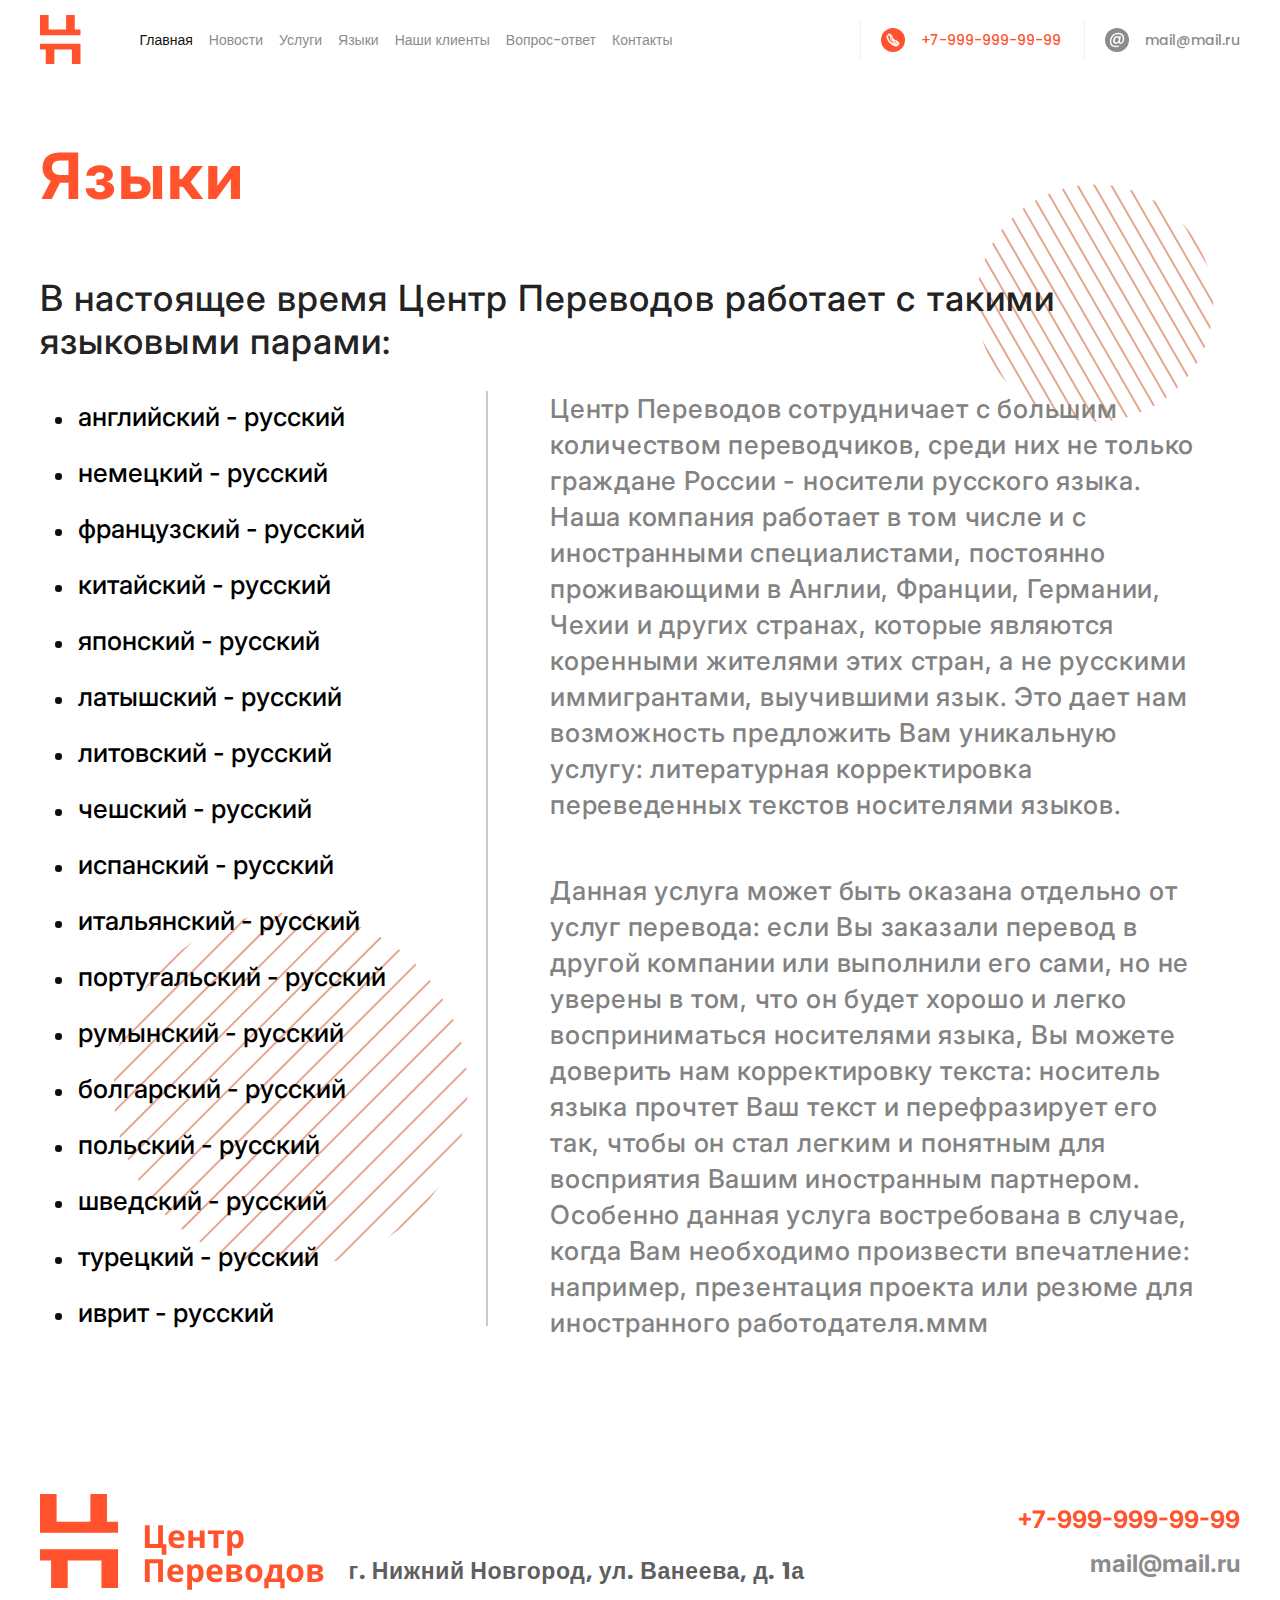
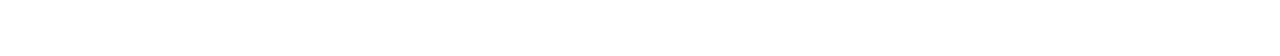
<file: lang.html>
<!DOCTYPE html>
<html lang="en">

<head>
  <meta charset="UTF-8">
  <meta name="viewport" content="width=device-width, initial-scale=1.0">
  <title>Document</title>
  <link rel="stylesheet" href="https://cdn.jsdelivr.net/npm/swiper@9/swiper-bundle.min.css"/>
  <script src="https://cdn.jsdelivr.net/npm/swiper@9/swiper-bundle.min.js" defer></script>
  <link rel="stylesheet" href="css/style.min.css">
  <link rel="stylesheet" href="css/media.css">
  <script src="js/main.min.js" defer></script>
</head>

<body>
    <div class="wrapper">
      <!-- header -->
      <header class="header">
        <div class="container">
          <div class="header__inner">
            <button class="burger-btn">
              <span></span>
            </button>
            <nav class="menu">
              <a class="logo" href="#">
                <svg width="41" height="49" viewBox="0 0 41 49" fill="none" xmlns="http://www.w3.org/2000/svg">
                  <path d="M8.61584 14.4118V0H0.00390625V20.1765H33.3034H40.48V14.3829H34.7387V0H26.1268V14.4118H8.61584Z" fill="#FF522D"/>
                  <path d="M31.8646 34.5882L31.8646 49L40.4766 49L40.4766 28.8235L7.17707 28.8235L0.000451891 28.8235L0.000451387 34.6171L5.74174 34.6171L5.74174 49L14.3537 49L14.3537 34.5882L31.8646 34.5882Z" fill="#FF522D"/>
                </svg>            
              </a>
              <ul class="menu-list">
                <li><a class="active" href="#">Главная</a></li>
                <li><a href="#">Новости</a></li>
                <li><a href="#">Услуги</a></li>
                <li><a href="#">Языки</a></li>
                <li><a href="#">Наши клиенты</a></li>
                <li><a href="#">Вопрос-ответ</a></li>
                <li><a href="#">Контакты</a></li>
              </ul>
            </nav>
            <address class="header__links">
              <a class="header__links-phone" href="tel:79999999999">
                  <svg width="24" height="24" viewBox="0 0 24 24" fill="none" xmlns="http://www.w3.org/2000/svg">
                    <circle cx="12" cy="12" r="12" fill="#FF522D"/>
                    <path d="M8.24029 14.1376L8.23989 14.1371C7.24694 12.9485 6.57174 11.8276 6.12322 10.6149C5.83038 9.82921 5.71029 9.16012 5.76146 8.51886L5.76154 8.5178L5.76155 8.5178C5.8065 7.98324 6.02483 7.5178 6.4058 7.13826L7.33929 6.2083L7.34352 6.20408L7.34357 6.20413C7.64921 5.91388 8.01312 5.75 8.40429 5.75C8.7964 5.75 9.1581 5.91266 9.45496 6.20155C9.62906 6.36239 9.80428 6.53959 9.96861 6.70826L9.97494 6.71475C10.0577 6.79965 10.1369 6.88083 10.2206 6.96421L10.9636 7.70438C10.9637 7.70453 10.9639 7.70468 10.964 7.70482C11.2736 8.0106 11.4523 8.38239 11.4523 8.77746C11.4523 9.1736 11.2702 9.54507 10.9644 9.84972C10.8867 9.92706 10.8108 10.0027 10.7376 10.078L10.7368 10.0789C10.565 10.2541 10.3853 10.4356 10.1954 10.6134C10.3466 10.9203 10.5542 11.2358 10.8503 11.6094C11.5421 12.4542 12.261 13.106 13.0481 13.6039L13.0483 13.604C13.1186 13.6486 13.2004 13.6907 13.3005 13.7406L13.3031 13.7419C13.331 13.7558 13.3605 13.7705 13.3909 13.7859L14.1533 13.0264C14.4536 12.7271 14.8215 12.5531 15.2183 12.5531C15.6147 12.5531 15.9809 12.7269 16.2749 13.0305L17.7733 14.5233C18.0814 14.8301 18.2492 15.2003 18.25 15.5873C18.2508 15.9736 18.085 16.3469 17.7821 16.6615C17.782 16.6615 17.782 16.6616 17.782 16.6616L17.6019 16.4882C17.4871 16.6075 17.3673 16.7244 17.25 16.8363L8.24029 14.1376ZM8.24029 14.1376C9.4508 15.5791 10.9091 16.7152 12.5736 17.519L12.5756 17.5199C13.203 17.8161 14.0697 18.1817 15.0449 18.2445L15.0449 18.2446L15.0502 18.2448L15.0587 18.2452C15.1124 18.2475 15.1701 18.25 15.2307 18.25C15.9176 18.25 16.4833 18.0102 16.9388 17.519C16.9423 17.5155 16.9474 17.5101 16.9528 17.5038C16.9564 17.4996 16.9621 17.4928 16.9687 17.4836C17.0924 17.3362 17.2324 17.2009 17.3908 17.0479C17.4015 17.0375 17.4123 17.0271 17.4232 17.0166L8.24029 14.1376ZM8.67539 7.0013L8.67559 7.0011C8.56702 6.89105 8.47286 6.8592 8.40429 6.8592C8.33022 6.8592 8.23015 6.89374 8.11982 6.99931L7.19298 7.92266C6.99565 8.11925 6.89369 8.33998 6.86878 8.61222C6.83301 9.06305 6.91925 9.57398 7.16818 10.2361L7.16849 10.2369C7.57101 11.3191 8.18116 12.3343 9.09778 13.4335C10.2058 14.7541 11.5402 15.7935 13.0599 16.5263C13.6259 16.7946 14.3505 17.0946 15.1187 17.1437C15.1615 17.1463 15.1993 17.1483 15.2332 17.1483C15.6074 17.1483 15.8807 17.0314 16.1168 16.7798C16.2801 16.5859 16.4584 16.4134 16.6211 16.2562C16.6314 16.2462 16.6416 16.2363 16.6518 16.2265L16.6531 16.2252C16.7696 16.1141 16.8753 16.0111 16.9752 15.9045L16.9776 15.9019L16.9777 15.9019C17.1023 15.7726 17.1373 15.671 17.1379 15.5982C17.1384 15.5275 17.1069 15.433 16.9888 15.3153C16.9888 15.3152 16.9887 15.3152 16.9887 15.3151M8.67539 7.0013L17.1651 15.138L16.9887 15.3151M8.67539 7.0013L8.68411 7.00934C8.82444 7.1387 8.9574 7.27338 9.10235 7.42019C9.1244 7.44253 9.14673 7.46515 9.16941 7.48808C9.21238 7.53214 9.25586 7.57608 9.29891 7.61959L9.29959 7.62028C9.34284 7.66397 9.38568 7.70727 9.42842 7.75107L9.42841 7.75109L9.4309 7.75357L10.1747 8.49456C10.3032 8.62254 10.3358 8.71925 10.3358 8.78243C10.3358 8.84561 10.3032 8.94232 10.1747 9.0703C10.1353 9.10956 10.096 9.14932 10.0575 9.18826L10.0572 9.18858C10.0184 9.22787 9.98043 9.26632 9.94257 9.30403L9.94163 9.30498C9.92442 9.3223 9.90734 9.33952 9.89037 9.35662C9.67642 9.57222 9.47976 9.7704 9.26475 9.96005L9.25906 9.96507L9.25369 9.97042L9.24121 9.98286L9.41765 10.16L9.24121 9.98286C9.10197 10.1216 9.02977 10.2725 9.01073 10.4268C8.99248 10.5747 9.02617 10.7028 9.05577 10.7913C9.05942 10.8022 9.06304 10.8112 9.06438 10.8145M8.67539 7.0013L13.101 14.901M16.9887 15.3151L15.4837 13.8184L15.477 13.8117L15.4772 13.8116C15.3979 13.7265 15.305 13.6698 15.2183 13.6698C15.1499 13.6698 15.0525 13.7041 14.9379 13.8182L14.0044 14.7482L14.0034 14.7493C13.9543 14.7981 13.7616 14.9902 13.4561 14.9902C13.3328 14.9902 13.2144 14.959 13.101 14.901M16.9887 15.3151L13.101 14.901M13.101 14.901C13.1015 14.9012 13.102 14.9015 13.1025 14.9018L13.214 14.678L13.0999 14.9004C13.1002 14.9006 13.1006 14.9008 13.101 14.901ZM13.101 14.901C13.0903 14.8956 13.0814 14.8905 13.0773 14.8882L13.0766 14.8878C13.0751 14.887 13.0742 14.8865 13.0737 14.8862L13.0636 14.8811L13.0527 14.8742C12.9824 14.8297 12.9007 14.7875 12.8005 14.7377L12.7985 14.7366C12.7825 14.7285 12.7657 14.72 12.7482 14.7112C12.6577 14.6657 12.5492 14.6111 12.4477 14.5454M12.4477 14.5454C12.4481 14.5456 12.4485 14.5459 12.4489 14.5461L12.5825 14.3349L12.4465 14.5446C12.4469 14.5449 12.4473 14.5451 12.4477 14.5454ZM12.4477 14.5454C11.5538 13.9797 10.7457 13.2472 9.98252 12.3095L9.98103 12.3077L9.98104 12.3076C9.55352 11.7721 9.27286 11.3146 9.06966 10.8282L9.06615 10.8198L9.06438 10.8145M9.06438 10.8145L9.0646 10.8151C9.06501 10.8161 9.06518 10.8165 9.06518 10.8165C9.06518 10.8165 9.06423 10.8141 9.06326 10.8112L9.06438 10.8145Z" fill="white" stroke="white" stroke-width="0.5"/>
                  </svg>              
                +7-999-999-99-99
              </a>
              <a class="header__links-mail" href="mailto:">
                <svg width="24" height="24" viewBox="0 0 24 24" fill="none" xmlns="http://www.w3.org/2000/svg">
                  <circle cx="12" cy="12" r="12" fill="#8C8C8C"/>
                  <path d="M13.2293 4.80078C14.4659 4.80078 15.5343 5.03824 16.4347 5.51315C17.335 5.98806 18.0184 6.6552 18.4848 7.51456C18.9621 8.36262 19.2008 9.35202 19.2008 10.4828C19.2008 11.3874 19.0489 12.2524 18.7452 13.0778C18.4523 13.9033 18.0238 14.576 17.4598 15.0962C16.9065 15.6163 16.2503 15.8764 15.491 15.8764C14.9377 15.8764 14.5038 15.752 14.1893 15.5033C13.8747 15.2432 13.6794 14.8813 13.6035 14.4177C13.2672 14.87 12.8442 15.2262 12.3343 15.4863C11.8245 15.7464 11.293 15.8764 10.7398 15.8764C9.90451 15.8764 9.24824 15.6163 8.77095 15.0962C8.30451 14.5647 8.07129 13.8467 8.07129 12.9421C8.07129 12.0828 8.23943 11.2799 8.5757 10.5336C8.92281 9.78735 9.40553 9.19371 10.0238 8.75272C10.6421 8.30043 11.3364 8.07428 12.1065 8.07428C13.0503 8.07428 13.712 8.40785 14.0916 9.07499L14.2381 8.22693H15.8489L15.0354 13.0778C15.0028 13.3153 14.9865 13.5245 14.9865 13.7054C14.9865 13.9994 15.0408 14.2199 15.1493 14.3669C15.2686 14.5139 15.4747 14.5874 15.7676 14.5874C16.1798 14.5874 16.5323 14.3782 16.8252 13.9598C17.1181 13.5301 17.335 13.0043 17.476 12.3824C17.6279 11.7605 17.7038 11.1556 17.7038 10.5676C17.7038 9.13152 17.3025 8.0347 16.4998 7.27711C15.6971 6.51951 14.531 6.14071 13.0015 6.14071C11.7215 6.14071 10.5716 6.45732 9.55197 7.09053C8.54315 7.72375 7.75129 8.59442 7.17637 9.70255C6.60146 10.8107 6.314 12.0432 6.314 13.4001C6.314 14.8474 6.7262 15.9499 7.55061 16.7075C8.37502 17.4651 9.55197 17.8439 11.0815 17.8439C12.112 17.8439 13.0123 17.646 13.7825 17.2503L14.0265 18.5393C13.0394 18.9803 11.933 19.2008 10.7072 19.2008C9.52485 19.2008 8.48892 18.969 7.59943 18.5054C6.70993 18.0418 6.02112 17.3803 5.53298 16.5209C5.04485 15.6729 4.80078 14.6835 4.80078 13.5527C4.80078 11.9358 5.15875 10.4601 5.87468 9.12587C6.60146 7.79159 7.60485 6.74 8.88485 5.9711C10.1648 5.19089 11.613 4.80078 13.2293 4.80078ZM11.3093 14.3838C11.7648 14.3838 12.1771 14.2481 12.5459 13.9768C12.9255 13.6941 13.2238 13.3266 13.4408 12.8743C13.6577 12.4107 13.7662 11.9188 13.7662 11.3987C13.7662 10.8559 13.6198 10.4149 13.3269 10.0757C13.0448 9.72516 12.6435 9.5499 12.1228 9.5499C11.6564 9.5499 11.2442 9.70255 10.8862 10.0078C10.5391 10.3018 10.2679 10.6863 10.0726 11.1612C9.88824 11.6361 9.79603 12.1336 9.79603 12.6538C9.79603 13.1852 9.92078 13.6093 10.1703 13.9259C10.4198 14.2312 10.7994 14.3838 11.3093 14.3838Z" fill="white"/>
                </svg>              
                mail@mail.ru
              </a>
            </address>
          </div>
        </div>
      </header>
        <!-- main -->
        <main class="main">
          <div class="container">
            <section class="lang-page">
              <h2 class="lang-page__title main-title">
                Языки
              </h2>
              <p class="lang-page__text">
                В настоящее время Центр Переводов работает с такими языковыми парами:
              </p>
              <div class="lang-page__inner">
                <div class="lang-page__elems">
                  <ul class="lang-page__list">
                    <li class="lang-page__item"><button>английский - русский</button></li>
                    <li class="lang-page__item"><button>немецкий - русский</button></li>
                    <li class="lang-page__item"><button>французский - русский</button></li>
                    <li class="lang-page__item"><button>китайский - русский</button></li>
                    <li class="lang-page__item"><button>японский - русский</button></li>
                    <li class="lang-page__item"><button>латышский - русский</button></li>
                    <li class="lang-page__item"><button>литовский - русский</button></li>
                    <li class="lang-page__item"><button>чешский - русский</button></li>
                    <li class="lang-page__item"><button>испанский - русский</button></li>
                    <li class="lang-page__item"><button>итальянский - русский</button></li>
                    <li class="lang-page__item"><button>португальский - русский</button></li>
                    <li class="lang-page__item"><button>румынский - русский</button></li>
                    <li class="lang-page__item"><button>болгарский - русский</button></li>
                    <li class="lang-page__item"><button>польский - русский</button></li>
                    <li class="lang-page__item"><button>шведский - русский</button></li>
                    <li class="lang-page__item"><button>турецкий - русский</button></li>
                    <li class="lang-page__item"><button>иврит - русский</button></li>
                  </ul>
                </div>
                <div class="lang-page__content">
                  <p>Центр Переводов  сотрудничает с большим<br> количеством переводчиков, среди них не только<br> граждане России - носители русского языка.<br> Наша компания работает в том числе и с<br> иностранными специалистами, постоянно<br> проживающими в Англии, Франции, Германии,<br> Чехии и других странах, которые являются<br> коренными жителями этих стран, а не русскими<br> иммигрантами, выучившими язык. Это дает нам<br> возможность предложить Вам уникальную<br> услугу: литературная корректировка<br> переведенных текстов носителями языков.</p>
                  <p>
                    Данная услуга может быть оказана отдельно от<br> услуг перевода: если Вы заказали перевод в<br> другой компании или выполнили его сами, но не<br> уверены в том, что он будет хорошо и легко<br> восприниматься носителями языка, Вы можете<br> доверить нам корректировку текста: носитель<br> языка прочтет Ваш текст и перефразирует его<br> так, чтобы он стал легким и понятным для<br> восприятия Вашим иностранным партнером.<br> Особенно данная услуга востребована в случае,<br> когда Вам необходимо произвести впечатление:<br> например, презентация проекта или резюме для<br> иностранного работодателя.ммм 
                  </p>
                </div>
              </div>
            </section>
          </div>
        </main>
        <!-- footer -->
        <footer class="footer">
          <div class="container">
          <div class="footer__inner">
            <div class="footer__left">
              <a href="#">
                <svg width="284" height="96" viewBox="0 0 284 96" fill="none" xmlns="http://www.w3.org/2000/svg">
                  <path d="M16.6121 27.6804V0H0.00390625V38.7525H64.2224H78.0626V27.625H66.9904V0H50.3822V27.6804H16.6121Z" fill="#FF522D"/>
                  <path d="M61.4504 66.4329L61.4504 94.1133L78.0586 94.1133L78.0586 55.3608L13.8401 55.3607L-6.52767e-05 55.3607L-6.62495e-05 66.4883L11.0721 66.4883L11.0721 94.1133L27.6803 94.1133L27.6803 66.4329L61.4504 66.4329Z" fill="#FF522D"/>
                  <path d="M126.353 50.1603V60.6563H121.681V54.0003H104.881V31.1523H109.713V49.9683H118.129V31.1523H122.961V50.1603H126.353Z" fill="#FF522D"/>
                  <path d="M136.697 36.2083C138.318 36.2083 139.705 36.5177 140.857 37.1363C142.03 37.755 142.937 38.651 143.577 39.8243C144.217 40.9977 144.537 42.4377 144.537 44.1443V46.4483H133.273C133.316 47.7923 133.71 48.8483 134.457 49.6163C135.225 50.3843 136.281 50.7683 137.625 50.7683C138.756 50.7683 139.78 50.6617 140.697 50.4483C141.614 50.2137 142.564 49.8617 143.545 49.3923V53.0723C142.692 53.499 141.785 53.8083 140.825 54.0003C139.886 54.2137 138.745 54.3203 137.401 54.3203C135.652 54.3203 134.105 54.0003 132.761 53.3603C131.417 52.699 130.361 51.707 129.593 50.3843C128.825 49.0617 128.441 47.3977 128.441 45.3923C128.441 43.3443 128.782 41.6483 129.465 40.3043C130.169 38.939 131.14 37.915 132.377 37.2323C133.614 36.5497 135.054 36.2083 136.697 36.2083ZM136.729 39.6003C135.812 39.6003 135.044 39.899 134.425 40.4963C133.828 41.0937 133.476 42.0217 133.369 43.2803H140.057C140.057 42.5763 139.929 41.947 139.673 41.3923C139.438 40.8377 139.076 40.4003 138.585 40.0803C138.094 39.7603 137.476 39.6003 136.729 39.6003Z" fill="#FF522D"/>
                  <path d="M153.171 36.5283V43.2483H159.827V36.5283H164.595V54.0003H159.827V46.8003H153.171V54.0003H148.403V36.5283H153.171Z" fill="#FF522D"/>
                  <path d="M184.055 40.1123H178.327V54.0003H173.559V40.1123H167.831V36.5283H184.055V40.1123Z" fill="#FF522D"/>
                  <path d="M197.006 36.2083C198.969 36.2083 200.558 36.9763 201.774 38.5123C202.99 40.027 203.598 42.267 203.598 45.2323C203.598 47.2163 203.31 48.891 202.734 50.2563C202.158 51.6003 201.369 52.6137 200.366 53.2963C199.363 53.979 198.201 54.3203 196.878 54.3203C196.046 54.3203 195.321 54.2137 194.702 54.0003C194.105 53.787 193.593 53.5097 193.166 53.1683C192.739 52.827 192.366 52.4643 192.046 52.0803H191.79C191.875 52.4857 191.939 52.9123 191.982 53.3603C192.025 53.787 192.046 54.2137 192.046 54.6403V61.6803H187.278V36.5283H191.15L191.822 38.8003H192.046C192.366 38.331 192.75 37.9043 193.198 37.5203C193.646 37.115 194.179 36.795 194.798 36.5603C195.438 36.3257 196.174 36.2083 197.006 36.2083ZM195.47 40.0163C194.638 40.0163 193.977 40.187 193.486 40.5283C192.995 40.8697 192.633 41.3923 192.398 42.0963C192.185 42.779 192.067 43.643 192.046 44.6883V45.2003C192.046 46.331 192.153 47.291 192.366 48.0803C192.579 48.8483 192.942 49.435 193.454 49.8403C193.966 50.2457 194.659 50.4483 195.534 50.4483C196.259 50.4483 196.857 50.2457 197.326 49.8403C197.795 49.435 198.147 48.8377 198.382 48.0483C198.617 47.259 198.734 46.299 198.734 45.1683C198.734 43.4617 198.467 42.1817 197.934 41.3283C197.422 40.4537 196.601 40.0163 195.47 40.0163Z" fill="#FF522D"/>
                  <path d="M104.881 88.0003V65.1523H122.961V88.0003H118.129V69.1843H109.713V88.0003H104.881Z" fill="#FF522D"/>
                  <path d="M135.541 70.2083C137.162 70.2083 138.549 70.5177 139.701 71.1363C140.874 71.755 141.781 72.651 142.421 73.8243C143.061 74.9977 143.381 76.4377 143.381 78.1443V80.4483H132.117C132.159 81.7923 132.554 82.8483 133.301 83.6163C134.069 84.3843 135.125 84.7683 136.469 84.7683C137.599 84.7683 138.623 84.6617 139.541 84.4483C140.458 84.2137 141.407 83.8617 142.389 83.3923V87.0723C141.535 87.499 140.629 87.8083 139.669 88.0003C138.73 88.2137 137.589 88.3203 136.245 88.3203C134.495 88.3203 132.949 88.0003 131.605 87.3603C130.261 86.699 129.205 85.707 128.437 84.3843C127.669 83.0617 127.285 81.3977 127.285 79.3923C127.285 77.3443 127.626 75.6483 128.309 74.3043C129.013 72.939 129.983 71.915 131.221 71.2323C132.458 70.5497 133.898 70.2083 135.541 70.2083ZM135.573 73.6003C134.655 73.6003 133.887 73.899 133.269 74.4963C132.671 75.0937 132.319 76.0217 132.213 77.2803H138.901C138.901 76.5763 138.773 75.947 138.517 75.3923C138.282 74.8377 137.919 74.4003 137.429 74.0803C136.938 73.7603 136.319 73.6003 135.573 73.6003Z" fill="#FF522D"/>
                  <path d="M156.975 70.2083C158.938 70.2083 160.527 70.9763 161.743 72.5123C162.959 74.027 163.567 76.267 163.567 79.2323C163.567 81.2163 163.279 82.891 162.703 84.2563C162.127 85.6003 161.338 86.6137 160.335 87.2963C159.332 87.979 158.17 88.3203 156.847 88.3203C156.015 88.3203 155.29 88.2137 154.671 88.0003C154.074 87.787 153.562 87.5097 153.135 87.1683C152.708 86.827 152.335 86.4643 152.015 86.0803H151.759C151.844 86.4857 151.908 86.9123 151.951 87.3603C151.994 87.787 152.015 88.2137 152.015 88.6403V95.6803H147.247V70.5283H151.119L151.791 72.8003H152.015C152.335 72.331 152.719 71.9043 153.167 71.5203C153.615 71.115 154.148 70.795 154.767 70.5603C155.407 70.3257 156.143 70.2083 156.975 70.2083ZM155.439 74.0163C154.607 74.0163 153.946 74.187 153.455 74.5283C152.964 74.8697 152.602 75.3923 152.367 76.0963C152.154 76.779 152.036 77.643 152.015 78.6883V79.2003C152.015 80.331 152.122 81.291 152.335 82.0803C152.548 82.8483 152.911 83.435 153.423 83.8403C153.935 84.2457 154.628 84.4483 155.503 84.4483C156.228 84.4483 156.826 84.2457 157.295 83.8403C157.764 83.435 158.116 82.8377 158.351 82.0483C158.586 81.259 158.703 80.299 158.703 79.1683C158.703 77.4617 158.436 76.1817 157.903 75.3283C157.391 74.4537 156.57 74.0163 155.439 74.0163Z" fill="#FF522D"/>
                  <path d="M174.697 70.2083C176.318 70.2083 177.705 70.5177 178.857 71.1363C180.03 71.755 180.937 72.651 181.577 73.8243C182.217 74.9977 182.537 76.4377 182.537 78.1443V80.4483H171.273C171.316 81.7923 171.71 82.8483 172.457 83.6163C173.225 84.3843 174.281 84.7683 175.625 84.7683C176.756 84.7683 177.78 84.6617 178.697 84.4483C179.614 84.2137 180.564 83.8617 181.545 83.3923V87.0723C180.692 87.499 179.785 87.8083 178.825 88.0003C177.886 88.2137 176.745 88.3203 175.401 88.3203C173.652 88.3203 172.105 88.0003 170.761 87.3603C169.417 86.699 168.361 85.707 167.593 84.3843C166.825 83.0617 166.441 81.3977 166.441 79.3923C166.441 77.3443 166.782 75.6483 167.465 74.3043C168.169 72.939 169.14 71.915 170.377 71.2323C171.614 70.5497 173.054 70.2083 174.697 70.2083ZM174.729 73.6003C173.812 73.6003 173.044 73.899 172.425 74.4963C171.828 75.0937 171.476 76.0217 171.369 77.2803H178.057C178.057 76.5763 177.929 75.947 177.673 75.3923C177.438 74.8377 177.076 74.4003 176.585 74.0803C176.094 73.7603 175.476 73.6003 174.729 73.6003Z" fill="#FF522D"/>
                  <path d="M201.891 75.1043C201.891 76.043 201.592 76.843 200.995 77.5043C200.419 78.1657 199.555 78.5923 198.403 78.7843V78.9123C199.619 79.0617 200.59 79.4777 201.315 80.1603C202.062 80.843 202.435 81.7177 202.435 82.7843C202.435 83.531 202.286 84.2243 201.987 84.8643C201.71 85.5043 201.262 86.059 200.643 86.5283C200.024 86.9977 199.224 87.3603 198.243 87.6163C197.283 87.8723 196.11 88.0003 194.723 88.0003H186.403V70.5283H194.723C196.088 70.5283 197.304 70.6777 198.371 70.9763C199.459 71.2537 200.312 71.723 200.931 72.3843C201.571 73.0457 201.891 73.9523 201.891 75.1043ZM197.507 82.5283C197.507 81.8457 197.24 81.355 196.707 81.0563C196.174 80.7363 195.374 80.5763 194.307 80.5763H191.171V84.7043H194.403C195.299 84.7043 196.035 84.5443 196.611 84.2243C197.208 83.883 197.507 83.3177 197.507 82.5283ZM197.059 75.4883C197.059 74.9337 196.846 74.5283 196.419 74.2723C195.992 74.0163 195.363 73.8883 194.531 73.8883H191.171V77.3443H193.987C194.99 77.3443 195.747 77.2057 196.259 76.9283C196.792 76.6297 197.059 76.1497 197.059 75.4883Z" fill="#FF522D"/>
                  <path d="M222.4 79.2323C222.4 80.683 222.197 81.9737 221.792 83.1043C221.408 84.235 220.843 85.195 220.096 85.9843C219.371 86.7523 218.485 87.339 217.44 87.7443C216.395 88.1283 215.211 88.3203 213.888 88.3203C212.672 88.3203 211.541 88.1283 210.496 87.7443C209.472 87.339 208.587 86.7523 207.84 85.9843C207.093 85.195 206.507 84.235 206.08 83.1043C205.675 81.9737 205.472 80.683 205.472 79.2323C205.472 77.291 205.813 75.659 206.496 74.3363C207.179 72.9923 208.16 71.9683 209.44 71.2643C210.72 70.5603 212.235 70.2083 213.984 70.2083C215.627 70.2083 217.077 70.5603 218.336 71.2643C219.595 71.9683 220.587 72.9923 221.312 74.3363C222.037 75.659 222.4 77.291 222.4 79.2323ZM210.336 79.2323C210.336 80.3843 210.453 81.355 210.688 82.1443C210.944 82.9123 211.339 83.499 211.872 83.9043C212.405 84.2883 213.099 84.4803 213.952 84.4803C214.805 84.4803 215.488 84.2883 216 83.9043C216.533 83.499 216.917 82.9123 217.152 82.1443C217.408 81.355 217.536 80.3843 217.536 79.2323C217.536 78.0803 217.408 77.1203 217.152 76.3523C216.917 75.5843 216.533 75.0083 216 74.6243C215.467 74.2403 214.773 74.0483 213.92 74.0483C212.661 74.0483 211.744 74.4857 211.168 75.3603C210.613 76.2137 210.336 77.5043 210.336 79.2323Z" fill="#FF522D"/>
                  <path d="M242.053 70.5283V84.5123H244.613V94.2723H240.325V88.0003H228.581V94.2723H224.293V84.5123H225.765C226.533 83.339 227.183 82.0057 227.717 80.5123C228.25 78.9977 228.677 77.387 228.997 75.6803C229.317 73.9737 229.551 72.2563 229.701 70.5283H242.053ZM233.701 74.1123C233.53 75.3923 233.317 76.6403 233.061 77.8563C232.805 79.051 232.485 80.203 232.101 81.3123C231.738 82.4217 231.29 83.4883 230.757 84.5123H237.285V74.1123H233.701Z" fill="#FF522D"/>
                  <path d="M263.463 79.2323C263.463 80.683 263.26 81.9737 262.855 83.1043C262.471 84.235 261.905 85.195 261.159 85.9843C260.433 86.7523 259.548 87.339 258.503 87.7443C257.457 88.1283 256.273 88.3203 254.951 88.3203C253.735 88.3203 252.604 88.1283 251.559 87.7443C250.535 87.339 249.649 86.7523 248.903 85.9843C248.156 85.195 247.569 84.235 247.143 83.1043C246.737 81.9737 246.535 80.683 246.535 79.2323C246.535 77.291 246.876 75.659 247.559 74.3363C248.241 72.9923 249.223 71.9683 250.503 71.2643C251.783 70.5603 253.297 70.2083 255.047 70.2083C256.689 70.2083 258.14 70.5603 259.399 71.2643C260.657 71.9683 261.649 72.9923 262.375 74.3363C263.1 75.659 263.463 77.291 263.463 79.2323ZM251.399 79.2323C251.399 80.3843 251.516 81.355 251.751 82.1443C252.007 82.9123 252.401 83.499 252.935 83.9043C253.468 84.2883 254.161 84.4803 255.015 84.4803C255.868 84.4803 256.551 84.2883 257.063 83.9043C257.596 83.499 257.98 82.9123 258.215 82.1443C258.471 81.355 258.599 80.3843 258.599 79.2323C258.599 78.0803 258.471 77.1203 258.215 76.3523C257.98 75.5843 257.596 75.0083 257.063 74.6243C256.529 74.2403 255.836 74.0483 254.983 74.0483C253.724 74.0483 252.807 74.4857 252.231 75.3603C251.676 76.2137 251.399 77.5043 251.399 79.2323Z" fill="#FF522D"/>
                  <path d="M282.891 75.1043C282.891 76.043 282.592 76.843 281.995 77.5043C281.419 78.1657 280.555 78.5923 279.403 78.7843V78.9123C280.619 79.0617 281.59 79.4777 282.315 80.1603C283.062 80.843 283.435 81.7177 283.435 82.7843C283.435 83.531 283.286 84.2243 282.987 84.8643C282.71 85.5043 282.262 86.059 281.643 86.5283C281.024 86.9977 280.224 87.3603 279.243 87.6163C278.283 87.8723 277.11 88.0003 275.723 88.0003H267.403V70.5283H275.723C277.088 70.5283 278.304 70.6777 279.371 70.9763C280.459 71.2537 281.312 71.723 281.931 72.3843C282.571 73.0457 282.891 73.9523 282.891 75.1043ZM278.507 82.5283C278.507 81.8457 278.24 81.355 277.707 81.0563C277.174 80.7363 276.374 80.5763 275.307 80.5763H272.171V84.7043H275.403C276.299 84.7043 277.035 84.5443 277.611 84.2243C278.208 83.883 278.507 83.3177 278.507 82.5283ZM278.059 75.4883C278.059 74.9337 277.846 74.5283 277.419 74.2723C276.992 74.0163 276.363 73.8883 275.531 73.8883H272.171V77.3443H274.987C275.99 77.3443 276.747 77.2057 277.259 76.9283C277.792 76.6297 278.059 76.1497 278.059 75.4883Z" fill="#FF522D"/>
                </svg>                
              </a>
              <p class="footer__text">
                г. Нижний Новгород, ул. Ванеева, д. 1а
              </p>
            </div>
              <address class="footer__right">
                <a class="footer__link footer__link-phone" href="tel:+7-999-999-99-99">+7-999-999-99-99</a>
                <a class="footer__link footer__link-mail" href="mailto:">mail@mail.ru</a>
              </address>
          </div>
        </div>
        </footer>
    </div>
</body>

</html>
</file>
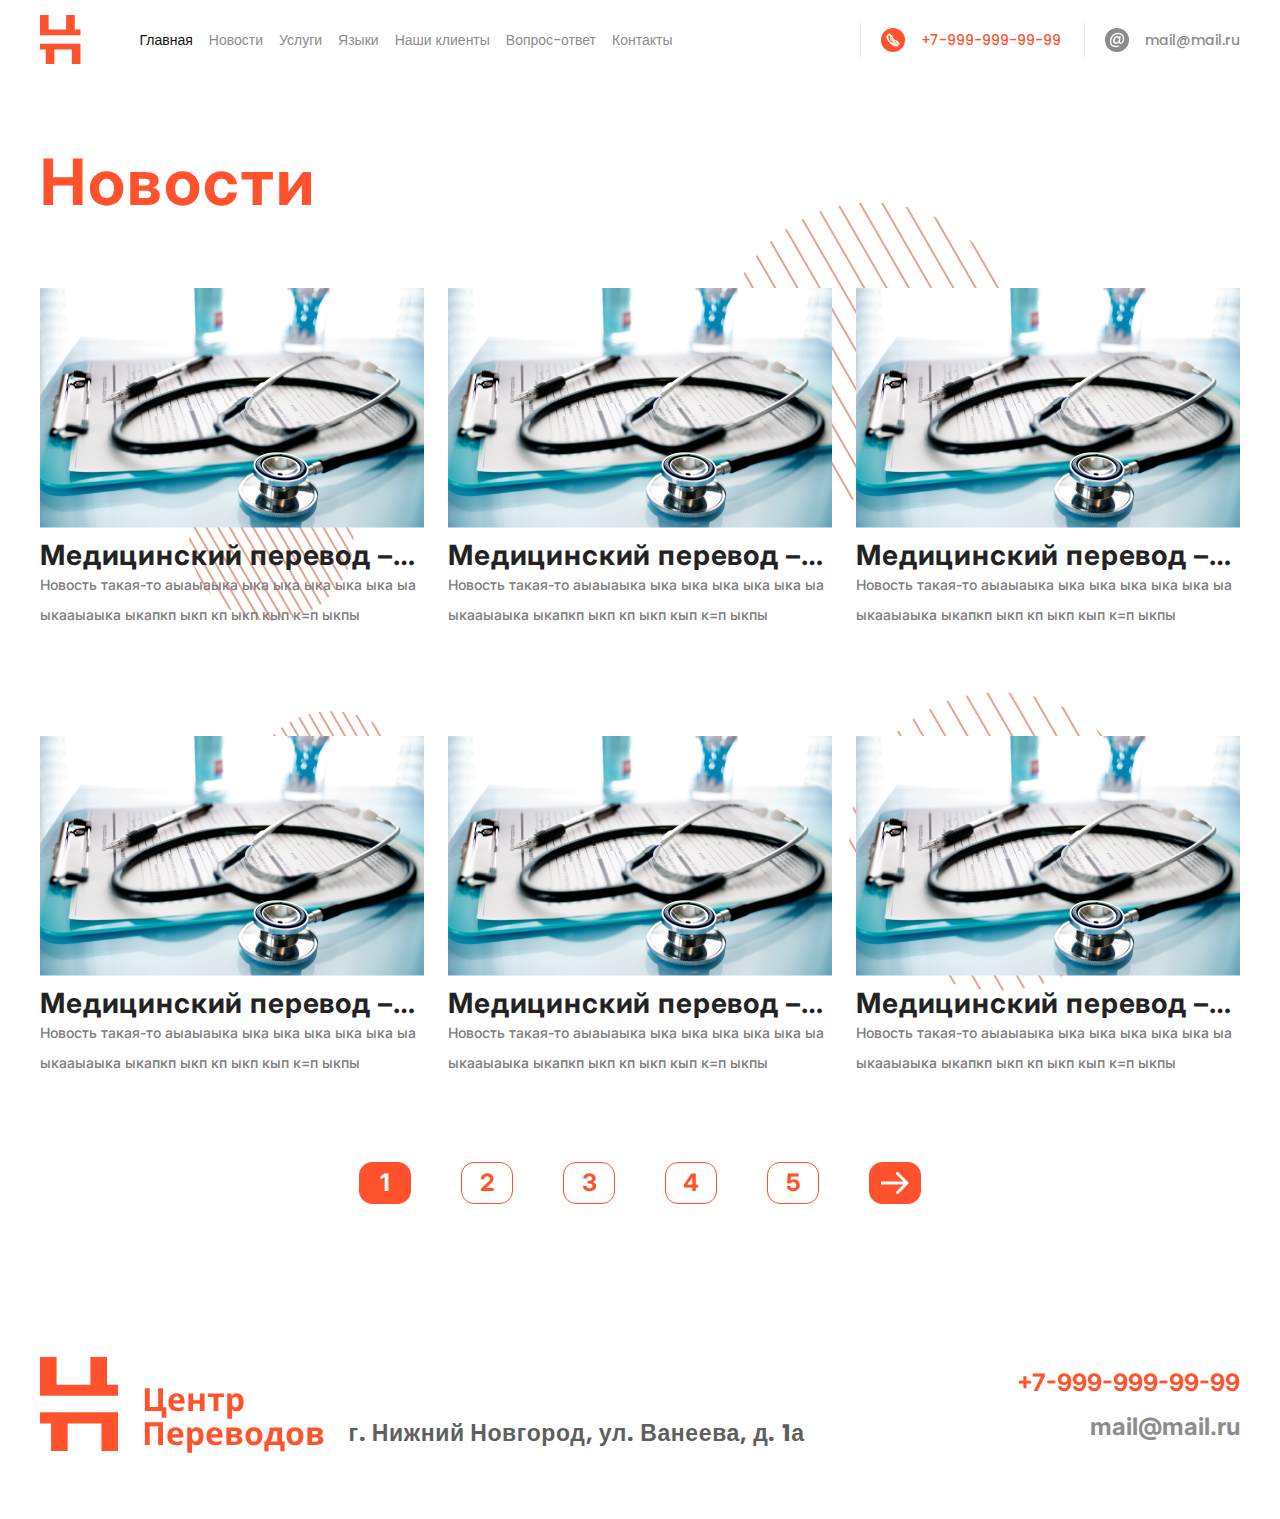
<file: news.html>
<!DOCTYPE html>
<html lang="en">

<head>
  <meta charset="UTF-8">
  <meta name="viewport" content="width=device-width, initial-scale=1.0">
  <title>Document</title>
  <link rel="stylesheet" href="https://cdn.jsdelivr.net/npm/swiper@9/swiper-bundle.min.css"/>
  <script src="https://cdn.jsdelivr.net/npm/swiper@9/swiper-bundle.min.js" defer></script>
  <link rel="stylesheet" href="css/style.min.css">
  <link rel="stylesheet" href="css/media.css">
  <script src="js/main.min.js" defer></script>
</head>

<body>
    <div class="wrapper">
      <!-- header -->
      <header class="header">
        <div class="container">
          <div class="header__inner">
            <button class="burger-btn">
              <span></span>
            </button>
            <nav class="menu">
              <a class="logo" href="#">
                <svg width="41" height="49" viewBox="0 0 41 49" fill="none" xmlns="http://www.w3.org/2000/svg">
                  <path d="M8.61584 14.4118V0H0.00390625V20.1765H33.3034H40.48V14.3829H34.7387V0H26.1268V14.4118H8.61584Z" fill="#FF522D"/>
                  <path d="M31.8646 34.5882L31.8646 49L40.4766 49L40.4766 28.8235L7.17707 28.8235L0.000451891 28.8235L0.000451387 34.6171L5.74174 34.6171L5.74174 49L14.3537 49L14.3537 34.5882L31.8646 34.5882Z" fill="#FF522D"/>
                </svg>            
              </a>
              <ul class="menu-list">
                <li><a class="active" href="#">Главная</a></li>
                <li><a href="#">Новости</a></li>
                <li><a href="#">Услуги</a></li>
                <li><a href="#">Языки</a></li>
                <li><a href="#">Наши клиенты</a></li>
                <li><a href="#">Вопрос-ответ</a></li>
                <li><a href="#">Контакты</a></li>
              </ul>
            </nav>
            <address class="header__links">
              <a class="header__links-phone" href="tel:79999999999">
                  <svg width="24" height="24" viewBox="0 0 24 24" fill="none" xmlns="http://www.w3.org/2000/svg">
                    <circle cx="12" cy="12" r="12" fill="#FF522D"/>
                    <path d="M8.24029 14.1376L8.23989 14.1371C7.24694 12.9485 6.57174 11.8276 6.12322 10.6149C5.83038 9.82921 5.71029 9.16012 5.76146 8.51886L5.76154 8.5178L5.76155 8.5178C5.8065 7.98324 6.02483 7.5178 6.4058 7.13826L7.33929 6.2083L7.34352 6.20408L7.34357 6.20413C7.64921 5.91388 8.01312 5.75 8.40429 5.75C8.7964 5.75 9.1581 5.91266 9.45496 6.20155C9.62906 6.36239 9.80428 6.53959 9.96861 6.70826L9.97494 6.71475C10.0577 6.79965 10.1369 6.88083 10.2206 6.96421L10.9636 7.70438C10.9637 7.70453 10.9639 7.70468 10.964 7.70482C11.2736 8.0106 11.4523 8.38239 11.4523 8.77746C11.4523 9.1736 11.2702 9.54507 10.9644 9.84972C10.8867 9.92706 10.8108 10.0027 10.7376 10.078L10.7368 10.0789C10.565 10.2541 10.3853 10.4356 10.1954 10.6134C10.3466 10.9203 10.5542 11.2358 10.8503 11.6094C11.5421 12.4542 12.261 13.106 13.0481 13.6039L13.0483 13.604C13.1186 13.6486 13.2004 13.6907 13.3005 13.7406L13.3031 13.7419C13.331 13.7558 13.3605 13.7705 13.3909 13.7859L14.1533 13.0264C14.4536 12.7271 14.8215 12.5531 15.2183 12.5531C15.6147 12.5531 15.9809 12.7269 16.2749 13.0305L17.7733 14.5233C18.0814 14.8301 18.2492 15.2003 18.25 15.5873C18.2508 15.9736 18.085 16.3469 17.7821 16.6615C17.782 16.6615 17.782 16.6616 17.782 16.6616L17.6019 16.4882C17.4871 16.6075 17.3673 16.7244 17.25 16.8363L8.24029 14.1376ZM8.24029 14.1376C9.4508 15.5791 10.9091 16.7152 12.5736 17.519L12.5756 17.5199C13.203 17.8161 14.0697 18.1817 15.0449 18.2445L15.0449 18.2446L15.0502 18.2448L15.0587 18.2452C15.1124 18.2475 15.1701 18.25 15.2307 18.25C15.9176 18.25 16.4833 18.0102 16.9388 17.519C16.9423 17.5155 16.9474 17.5101 16.9528 17.5038C16.9564 17.4996 16.9621 17.4928 16.9687 17.4836C17.0924 17.3362 17.2324 17.2009 17.3908 17.0479C17.4015 17.0375 17.4123 17.0271 17.4232 17.0166L8.24029 14.1376ZM8.67539 7.0013L8.67559 7.0011C8.56702 6.89105 8.47286 6.8592 8.40429 6.8592C8.33022 6.8592 8.23015 6.89374 8.11982 6.99931L7.19298 7.92266C6.99565 8.11925 6.89369 8.33998 6.86878 8.61222C6.83301 9.06305 6.91925 9.57398 7.16818 10.2361L7.16849 10.2369C7.57101 11.3191 8.18116 12.3343 9.09778 13.4335C10.2058 14.7541 11.5402 15.7935 13.0599 16.5263C13.6259 16.7946 14.3505 17.0946 15.1187 17.1437C15.1615 17.1463 15.1993 17.1483 15.2332 17.1483C15.6074 17.1483 15.8807 17.0314 16.1168 16.7798C16.2801 16.5859 16.4584 16.4134 16.6211 16.2562C16.6314 16.2462 16.6416 16.2363 16.6518 16.2265L16.6531 16.2252C16.7696 16.1141 16.8753 16.0111 16.9752 15.9045L16.9776 15.9019L16.9777 15.9019C17.1023 15.7726 17.1373 15.671 17.1379 15.5982C17.1384 15.5275 17.1069 15.433 16.9888 15.3153C16.9888 15.3152 16.9887 15.3152 16.9887 15.3151M8.67539 7.0013L17.1651 15.138L16.9887 15.3151M8.67539 7.0013L8.68411 7.00934C8.82444 7.1387 8.9574 7.27338 9.10235 7.42019C9.1244 7.44253 9.14673 7.46515 9.16941 7.48808C9.21238 7.53214 9.25586 7.57608 9.29891 7.61959L9.29959 7.62028C9.34284 7.66397 9.38568 7.70727 9.42842 7.75107L9.42841 7.75109L9.4309 7.75357L10.1747 8.49456C10.3032 8.62254 10.3358 8.71925 10.3358 8.78243C10.3358 8.84561 10.3032 8.94232 10.1747 9.0703C10.1353 9.10956 10.096 9.14932 10.0575 9.18826L10.0572 9.18858C10.0184 9.22787 9.98043 9.26632 9.94257 9.30403L9.94163 9.30498C9.92442 9.3223 9.90734 9.33952 9.89037 9.35662C9.67642 9.57222 9.47976 9.7704 9.26475 9.96005L9.25906 9.96507L9.25369 9.97042L9.24121 9.98286L9.41765 10.16L9.24121 9.98286C9.10197 10.1216 9.02977 10.2725 9.01073 10.4268C8.99248 10.5747 9.02617 10.7028 9.05577 10.7913C9.05942 10.8022 9.06304 10.8112 9.06438 10.8145M8.67539 7.0013L13.101 14.901M16.9887 15.3151L15.4837 13.8184L15.477 13.8117L15.4772 13.8116C15.3979 13.7265 15.305 13.6698 15.2183 13.6698C15.1499 13.6698 15.0525 13.7041 14.9379 13.8182L14.0044 14.7482L14.0034 14.7493C13.9543 14.7981 13.7616 14.9902 13.4561 14.9902C13.3328 14.9902 13.2144 14.959 13.101 14.901M16.9887 15.3151L13.101 14.901M13.101 14.901C13.1015 14.9012 13.102 14.9015 13.1025 14.9018L13.214 14.678L13.0999 14.9004C13.1002 14.9006 13.1006 14.9008 13.101 14.901ZM13.101 14.901C13.0903 14.8956 13.0814 14.8905 13.0773 14.8882L13.0766 14.8878C13.0751 14.887 13.0742 14.8865 13.0737 14.8862L13.0636 14.8811L13.0527 14.8742C12.9824 14.8297 12.9007 14.7875 12.8005 14.7377L12.7985 14.7366C12.7825 14.7285 12.7657 14.72 12.7482 14.7112C12.6577 14.6657 12.5492 14.6111 12.4477 14.5454M12.4477 14.5454C12.4481 14.5456 12.4485 14.5459 12.4489 14.5461L12.5825 14.3349L12.4465 14.5446C12.4469 14.5449 12.4473 14.5451 12.4477 14.5454ZM12.4477 14.5454C11.5538 13.9797 10.7457 13.2472 9.98252 12.3095L9.98103 12.3077L9.98104 12.3076C9.55352 11.7721 9.27286 11.3146 9.06966 10.8282L9.06615 10.8198L9.06438 10.8145M9.06438 10.8145L9.0646 10.8151C9.06501 10.8161 9.06518 10.8165 9.06518 10.8165C9.06518 10.8165 9.06423 10.8141 9.06326 10.8112L9.06438 10.8145Z" fill="white" stroke="white" stroke-width="0.5"/>
                  </svg>              
                +7-999-999-99-99
              </a>
              <a class="header__links-mail" href="mailto:">
                <svg width="24" height="24" viewBox="0 0 24 24" fill="none" xmlns="http://www.w3.org/2000/svg">
                  <circle cx="12" cy="12" r="12" fill="#8C8C8C"/>
                  <path d="M13.2293 4.80078C14.4659 4.80078 15.5343 5.03824 16.4347 5.51315C17.335 5.98806 18.0184 6.6552 18.4848 7.51456C18.9621 8.36262 19.2008 9.35202 19.2008 10.4828C19.2008 11.3874 19.0489 12.2524 18.7452 13.0778C18.4523 13.9033 18.0238 14.576 17.4598 15.0962C16.9065 15.6163 16.2503 15.8764 15.491 15.8764C14.9377 15.8764 14.5038 15.752 14.1893 15.5033C13.8747 15.2432 13.6794 14.8813 13.6035 14.4177C13.2672 14.87 12.8442 15.2262 12.3343 15.4863C11.8245 15.7464 11.293 15.8764 10.7398 15.8764C9.90451 15.8764 9.24824 15.6163 8.77095 15.0962C8.30451 14.5647 8.07129 13.8467 8.07129 12.9421C8.07129 12.0828 8.23943 11.2799 8.5757 10.5336C8.92281 9.78735 9.40553 9.19371 10.0238 8.75272C10.6421 8.30043 11.3364 8.07428 12.1065 8.07428C13.0503 8.07428 13.712 8.40785 14.0916 9.07499L14.2381 8.22693H15.8489L15.0354 13.0778C15.0028 13.3153 14.9865 13.5245 14.9865 13.7054C14.9865 13.9994 15.0408 14.2199 15.1493 14.3669C15.2686 14.5139 15.4747 14.5874 15.7676 14.5874C16.1798 14.5874 16.5323 14.3782 16.8252 13.9598C17.1181 13.5301 17.335 13.0043 17.476 12.3824C17.6279 11.7605 17.7038 11.1556 17.7038 10.5676C17.7038 9.13152 17.3025 8.0347 16.4998 7.27711C15.6971 6.51951 14.531 6.14071 13.0015 6.14071C11.7215 6.14071 10.5716 6.45732 9.55197 7.09053C8.54315 7.72375 7.75129 8.59442 7.17637 9.70255C6.60146 10.8107 6.314 12.0432 6.314 13.4001C6.314 14.8474 6.7262 15.9499 7.55061 16.7075C8.37502 17.4651 9.55197 17.8439 11.0815 17.8439C12.112 17.8439 13.0123 17.646 13.7825 17.2503L14.0265 18.5393C13.0394 18.9803 11.933 19.2008 10.7072 19.2008C9.52485 19.2008 8.48892 18.969 7.59943 18.5054C6.70993 18.0418 6.02112 17.3803 5.53298 16.5209C5.04485 15.6729 4.80078 14.6835 4.80078 13.5527C4.80078 11.9358 5.15875 10.4601 5.87468 9.12587C6.60146 7.79159 7.60485 6.74 8.88485 5.9711C10.1648 5.19089 11.613 4.80078 13.2293 4.80078ZM11.3093 14.3838C11.7648 14.3838 12.1771 14.2481 12.5459 13.9768C12.9255 13.6941 13.2238 13.3266 13.4408 12.8743C13.6577 12.4107 13.7662 11.9188 13.7662 11.3987C13.7662 10.8559 13.6198 10.4149 13.3269 10.0757C13.0448 9.72516 12.6435 9.5499 12.1228 9.5499C11.6564 9.5499 11.2442 9.70255 10.8862 10.0078C10.5391 10.3018 10.2679 10.6863 10.0726 11.1612C9.88824 11.6361 9.79603 12.1336 9.79603 12.6538C9.79603 13.1852 9.92078 13.6093 10.1703 13.9259C10.4198 14.2312 10.7994 14.3838 11.3093 14.3838Z" fill="white"/>
                </svg>              
                mail@mail.ru
              </a>
            </address>
          </div>
        </div>
      </header>
        <!-- main -->
        <main class="main bg-style-one">
          <div class="container">
            <section class="cards-page">
              <h2 class="main-title">
                Новости
              </h2>
              <ul class="cards-page__list">
                <li class="card">
                  <a href="#">
                    <picture class="card__img">
                      <img src="images/cards/1.png" alt="">
                    </picture>
                    <h3 class="card__title">Медицинский перевод – особенности и сложности</h3>
                    <p class="card__text">
                      Новость такая-то аыаыаыка ыка ыка ыка ыка ыка ыа ыкааыаыка ыкапкп ыкп кп ыкп кып к=п ыкпы
                    </p>
                  </a>
                </li>
                <li class="card">
                  <a href="#">
                    <picture class="card__img">
                      <img src="images/cards/1.png" alt="">
                    </picture>
                    <h3 class="card__title">Медицинский перевод – особенности и сложности</h3>
                    <p class="card__text">
                      Новость такая-то аыаыаыка ыка ыка ыка ыка ыка ыа ыкааыаыка ыкапкп ыкп кп ыкп кып к=п ыкпы
                    </p>
                  </a>
                </li>
                <li class="card">
                  <a href="#">
                    <picture class="card__img">
                      <img src="images/cards/1.png" alt="">
                    </picture>
                    <h3 class="card__title">Медицинский перевод – особенности и сложности</h3>
                    <p class="card__text">
                      Новость такая-то аыаыаыка ыка ыка ыка ыка ыка ыа ыкааыаыка ыкапкп ыкп кп ыкп кып к=п ыкпы
                    </p>
                  </a>
                </li>
                <li class="card">
                  <a href="#">
                    <picture class="card__img">
                      <img src="images/cards/1.png" alt="">
                    </picture>
                    <h3 class="card__title">Медицинский перевод – особенности и сложности</h3>
                    <p class="card__text">
                      Новость такая-то аыаыаыка ыка ыка ыка ыка ыка ыа ыкааыаыка ыкапкп ыкп кп ыкп кып к=п ыкпы
                    </p>
                  </a>
                </li>
                <li class="card">
                  <a href="#">
                    <picture class="card__img">
                      <img src="images/cards/1.png" alt="">
                    </picture>
                    <h3 class="card__title">Медицинский перевод – особенности и сложности</h3>
                    <p class="card__text">
                      Новость такая-то аыаыаыка ыка ыка ыка ыка ыка ыа ыкааыаыка ыкапкп ыкп кп ыкп кып к=п ыкпы
                    </p>
                  </a>
                </li>
                <li class="card">
                  <a href="#">
                    <picture class="card__img">
                      <img src="images/cards/1.png" alt="">
                    </picture>
                    <h3 class="card__title">Медицинский перевод – особенности и сложности</h3>
                    <p class="card__text">
                      Новость такая-то аыаыаыка ыка ыка ыка ыка ыка ыа ыкааыаыка ыкапкп ыкп кп ыкп кып к=п ыкпы
                    </p>
                  </a>
                </li>
              </ul>
              <div class="pagination">
                <button class="pagination__btn active">1</button>
                <button class="pagination__btn">2</button>
                <button class="pagination__btn">3</button>
                <button class="pagination__btn">4</button>
                <button class="pagination__btn">5</button>
                <button class="pagination__btn pagination__btn--next">
                  <svg width="28" height="24" viewBox="0 0 28 24" fill="none" xmlns="http://www.w3.org/2000/svg">
                    <path d="M27.0607 13.0607C27.6464 12.4749 27.6464 11.5251 27.0607 10.9393L17.5147 1.3934C16.9289 0.807611 15.9792 0.807611 15.3934 1.3934C14.8076 1.97919 14.8076 2.92893 15.3934 3.51472L23.8787 12L15.3934 20.4853C14.8076 21.0711 14.8076 22.0208 15.3934 22.6066C15.9792 23.1924 16.9289 23.1924 17.5147 22.6066L27.0607 13.0607ZM0 13.5H26V10.5H0V13.5Z" fill="white"/>
                  </svg>                    
                </button>
              </div>
            </section>
          </div>
        </main>
        <!-- footer -->
        <footer class="footer">
          <div class="container">
          <div class="footer__inner">
            <div class="footer__left">
              <a href="#">
                <svg width="284" height="96" viewBox="0 0 284 96" fill="none" xmlns="http://www.w3.org/2000/svg">
                  <path d="M16.6121 27.6804V0H0.00390625V38.7525H64.2224H78.0626V27.625H66.9904V0H50.3822V27.6804H16.6121Z" fill="#FF522D"/>
                  <path d="M61.4504 66.4329L61.4504 94.1133L78.0586 94.1133L78.0586 55.3608L13.8401 55.3607L-6.52767e-05 55.3607L-6.62495e-05 66.4883L11.0721 66.4883L11.0721 94.1133L27.6803 94.1133L27.6803 66.4329L61.4504 66.4329Z" fill="#FF522D"/>
                  <path d="M126.353 50.1603V60.6563H121.681V54.0003H104.881V31.1523H109.713V49.9683H118.129V31.1523H122.961V50.1603H126.353Z" fill="#FF522D"/>
                  <path d="M136.697 36.2083C138.318 36.2083 139.705 36.5177 140.857 37.1363C142.03 37.755 142.937 38.651 143.577 39.8243C144.217 40.9977 144.537 42.4377 144.537 44.1443V46.4483H133.273C133.316 47.7923 133.71 48.8483 134.457 49.6163C135.225 50.3843 136.281 50.7683 137.625 50.7683C138.756 50.7683 139.78 50.6617 140.697 50.4483C141.614 50.2137 142.564 49.8617 143.545 49.3923V53.0723C142.692 53.499 141.785 53.8083 140.825 54.0003C139.886 54.2137 138.745 54.3203 137.401 54.3203C135.652 54.3203 134.105 54.0003 132.761 53.3603C131.417 52.699 130.361 51.707 129.593 50.3843C128.825 49.0617 128.441 47.3977 128.441 45.3923C128.441 43.3443 128.782 41.6483 129.465 40.3043C130.169 38.939 131.14 37.915 132.377 37.2323C133.614 36.5497 135.054 36.2083 136.697 36.2083ZM136.729 39.6003C135.812 39.6003 135.044 39.899 134.425 40.4963C133.828 41.0937 133.476 42.0217 133.369 43.2803H140.057C140.057 42.5763 139.929 41.947 139.673 41.3923C139.438 40.8377 139.076 40.4003 138.585 40.0803C138.094 39.7603 137.476 39.6003 136.729 39.6003Z" fill="#FF522D"/>
                  <path d="M153.171 36.5283V43.2483H159.827V36.5283H164.595V54.0003H159.827V46.8003H153.171V54.0003H148.403V36.5283H153.171Z" fill="#FF522D"/>
                  <path d="M184.055 40.1123H178.327V54.0003H173.559V40.1123H167.831V36.5283H184.055V40.1123Z" fill="#FF522D"/>
                  <path d="M197.006 36.2083C198.969 36.2083 200.558 36.9763 201.774 38.5123C202.99 40.027 203.598 42.267 203.598 45.2323C203.598 47.2163 203.31 48.891 202.734 50.2563C202.158 51.6003 201.369 52.6137 200.366 53.2963C199.363 53.979 198.201 54.3203 196.878 54.3203C196.046 54.3203 195.321 54.2137 194.702 54.0003C194.105 53.787 193.593 53.5097 193.166 53.1683C192.739 52.827 192.366 52.4643 192.046 52.0803H191.79C191.875 52.4857 191.939 52.9123 191.982 53.3603C192.025 53.787 192.046 54.2137 192.046 54.6403V61.6803H187.278V36.5283H191.15L191.822 38.8003H192.046C192.366 38.331 192.75 37.9043 193.198 37.5203C193.646 37.115 194.179 36.795 194.798 36.5603C195.438 36.3257 196.174 36.2083 197.006 36.2083ZM195.47 40.0163C194.638 40.0163 193.977 40.187 193.486 40.5283C192.995 40.8697 192.633 41.3923 192.398 42.0963C192.185 42.779 192.067 43.643 192.046 44.6883V45.2003C192.046 46.331 192.153 47.291 192.366 48.0803C192.579 48.8483 192.942 49.435 193.454 49.8403C193.966 50.2457 194.659 50.4483 195.534 50.4483C196.259 50.4483 196.857 50.2457 197.326 49.8403C197.795 49.435 198.147 48.8377 198.382 48.0483C198.617 47.259 198.734 46.299 198.734 45.1683C198.734 43.4617 198.467 42.1817 197.934 41.3283C197.422 40.4537 196.601 40.0163 195.47 40.0163Z" fill="#FF522D"/>
                  <path d="M104.881 88.0003V65.1523H122.961V88.0003H118.129V69.1843H109.713V88.0003H104.881Z" fill="#FF522D"/>
                  <path d="M135.541 70.2083C137.162 70.2083 138.549 70.5177 139.701 71.1363C140.874 71.755 141.781 72.651 142.421 73.8243C143.061 74.9977 143.381 76.4377 143.381 78.1443V80.4483H132.117C132.159 81.7923 132.554 82.8483 133.301 83.6163C134.069 84.3843 135.125 84.7683 136.469 84.7683C137.599 84.7683 138.623 84.6617 139.541 84.4483C140.458 84.2137 141.407 83.8617 142.389 83.3923V87.0723C141.535 87.499 140.629 87.8083 139.669 88.0003C138.73 88.2137 137.589 88.3203 136.245 88.3203C134.495 88.3203 132.949 88.0003 131.605 87.3603C130.261 86.699 129.205 85.707 128.437 84.3843C127.669 83.0617 127.285 81.3977 127.285 79.3923C127.285 77.3443 127.626 75.6483 128.309 74.3043C129.013 72.939 129.983 71.915 131.221 71.2323C132.458 70.5497 133.898 70.2083 135.541 70.2083ZM135.573 73.6003C134.655 73.6003 133.887 73.899 133.269 74.4963C132.671 75.0937 132.319 76.0217 132.213 77.2803H138.901C138.901 76.5763 138.773 75.947 138.517 75.3923C138.282 74.8377 137.919 74.4003 137.429 74.0803C136.938 73.7603 136.319 73.6003 135.573 73.6003Z" fill="#FF522D"/>
                  <path d="M156.975 70.2083C158.938 70.2083 160.527 70.9763 161.743 72.5123C162.959 74.027 163.567 76.267 163.567 79.2323C163.567 81.2163 163.279 82.891 162.703 84.2563C162.127 85.6003 161.338 86.6137 160.335 87.2963C159.332 87.979 158.17 88.3203 156.847 88.3203C156.015 88.3203 155.29 88.2137 154.671 88.0003C154.074 87.787 153.562 87.5097 153.135 87.1683C152.708 86.827 152.335 86.4643 152.015 86.0803H151.759C151.844 86.4857 151.908 86.9123 151.951 87.3603C151.994 87.787 152.015 88.2137 152.015 88.6403V95.6803H147.247V70.5283H151.119L151.791 72.8003H152.015C152.335 72.331 152.719 71.9043 153.167 71.5203C153.615 71.115 154.148 70.795 154.767 70.5603C155.407 70.3257 156.143 70.2083 156.975 70.2083ZM155.439 74.0163C154.607 74.0163 153.946 74.187 153.455 74.5283C152.964 74.8697 152.602 75.3923 152.367 76.0963C152.154 76.779 152.036 77.643 152.015 78.6883V79.2003C152.015 80.331 152.122 81.291 152.335 82.0803C152.548 82.8483 152.911 83.435 153.423 83.8403C153.935 84.2457 154.628 84.4483 155.503 84.4483C156.228 84.4483 156.826 84.2457 157.295 83.8403C157.764 83.435 158.116 82.8377 158.351 82.0483C158.586 81.259 158.703 80.299 158.703 79.1683C158.703 77.4617 158.436 76.1817 157.903 75.3283C157.391 74.4537 156.57 74.0163 155.439 74.0163Z" fill="#FF522D"/>
                  <path d="M174.697 70.2083C176.318 70.2083 177.705 70.5177 178.857 71.1363C180.03 71.755 180.937 72.651 181.577 73.8243C182.217 74.9977 182.537 76.4377 182.537 78.1443V80.4483H171.273C171.316 81.7923 171.71 82.8483 172.457 83.6163C173.225 84.3843 174.281 84.7683 175.625 84.7683C176.756 84.7683 177.78 84.6617 178.697 84.4483C179.614 84.2137 180.564 83.8617 181.545 83.3923V87.0723C180.692 87.499 179.785 87.8083 178.825 88.0003C177.886 88.2137 176.745 88.3203 175.401 88.3203C173.652 88.3203 172.105 88.0003 170.761 87.3603C169.417 86.699 168.361 85.707 167.593 84.3843C166.825 83.0617 166.441 81.3977 166.441 79.3923C166.441 77.3443 166.782 75.6483 167.465 74.3043C168.169 72.939 169.14 71.915 170.377 71.2323C171.614 70.5497 173.054 70.2083 174.697 70.2083ZM174.729 73.6003C173.812 73.6003 173.044 73.899 172.425 74.4963C171.828 75.0937 171.476 76.0217 171.369 77.2803H178.057C178.057 76.5763 177.929 75.947 177.673 75.3923C177.438 74.8377 177.076 74.4003 176.585 74.0803C176.094 73.7603 175.476 73.6003 174.729 73.6003Z" fill="#FF522D"/>
                  <path d="M201.891 75.1043C201.891 76.043 201.592 76.843 200.995 77.5043C200.419 78.1657 199.555 78.5923 198.403 78.7843V78.9123C199.619 79.0617 200.59 79.4777 201.315 80.1603C202.062 80.843 202.435 81.7177 202.435 82.7843C202.435 83.531 202.286 84.2243 201.987 84.8643C201.71 85.5043 201.262 86.059 200.643 86.5283C200.024 86.9977 199.224 87.3603 198.243 87.6163C197.283 87.8723 196.11 88.0003 194.723 88.0003H186.403V70.5283H194.723C196.088 70.5283 197.304 70.6777 198.371 70.9763C199.459 71.2537 200.312 71.723 200.931 72.3843C201.571 73.0457 201.891 73.9523 201.891 75.1043ZM197.507 82.5283C197.507 81.8457 197.24 81.355 196.707 81.0563C196.174 80.7363 195.374 80.5763 194.307 80.5763H191.171V84.7043H194.403C195.299 84.7043 196.035 84.5443 196.611 84.2243C197.208 83.883 197.507 83.3177 197.507 82.5283ZM197.059 75.4883C197.059 74.9337 196.846 74.5283 196.419 74.2723C195.992 74.0163 195.363 73.8883 194.531 73.8883H191.171V77.3443H193.987C194.99 77.3443 195.747 77.2057 196.259 76.9283C196.792 76.6297 197.059 76.1497 197.059 75.4883Z" fill="#FF522D"/>
                  <path d="M222.4 79.2323C222.4 80.683 222.197 81.9737 221.792 83.1043C221.408 84.235 220.843 85.195 220.096 85.9843C219.371 86.7523 218.485 87.339 217.44 87.7443C216.395 88.1283 215.211 88.3203 213.888 88.3203C212.672 88.3203 211.541 88.1283 210.496 87.7443C209.472 87.339 208.587 86.7523 207.84 85.9843C207.093 85.195 206.507 84.235 206.08 83.1043C205.675 81.9737 205.472 80.683 205.472 79.2323C205.472 77.291 205.813 75.659 206.496 74.3363C207.179 72.9923 208.16 71.9683 209.44 71.2643C210.72 70.5603 212.235 70.2083 213.984 70.2083C215.627 70.2083 217.077 70.5603 218.336 71.2643C219.595 71.9683 220.587 72.9923 221.312 74.3363C222.037 75.659 222.4 77.291 222.4 79.2323ZM210.336 79.2323C210.336 80.3843 210.453 81.355 210.688 82.1443C210.944 82.9123 211.339 83.499 211.872 83.9043C212.405 84.2883 213.099 84.4803 213.952 84.4803C214.805 84.4803 215.488 84.2883 216 83.9043C216.533 83.499 216.917 82.9123 217.152 82.1443C217.408 81.355 217.536 80.3843 217.536 79.2323C217.536 78.0803 217.408 77.1203 217.152 76.3523C216.917 75.5843 216.533 75.0083 216 74.6243C215.467 74.2403 214.773 74.0483 213.92 74.0483C212.661 74.0483 211.744 74.4857 211.168 75.3603C210.613 76.2137 210.336 77.5043 210.336 79.2323Z" fill="#FF522D"/>
                  <path d="M242.053 70.5283V84.5123H244.613V94.2723H240.325V88.0003H228.581V94.2723H224.293V84.5123H225.765C226.533 83.339 227.183 82.0057 227.717 80.5123C228.25 78.9977 228.677 77.387 228.997 75.6803C229.317 73.9737 229.551 72.2563 229.701 70.5283H242.053ZM233.701 74.1123C233.53 75.3923 233.317 76.6403 233.061 77.8563C232.805 79.051 232.485 80.203 232.101 81.3123C231.738 82.4217 231.29 83.4883 230.757 84.5123H237.285V74.1123H233.701Z" fill="#FF522D"/>
                  <path d="M263.463 79.2323C263.463 80.683 263.26 81.9737 262.855 83.1043C262.471 84.235 261.905 85.195 261.159 85.9843C260.433 86.7523 259.548 87.339 258.503 87.7443C257.457 88.1283 256.273 88.3203 254.951 88.3203C253.735 88.3203 252.604 88.1283 251.559 87.7443C250.535 87.339 249.649 86.7523 248.903 85.9843C248.156 85.195 247.569 84.235 247.143 83.1043C246.737 81.9737 246.535 80.683 246.535 79.2323C246.535 77.291 246.876 75.659 247.559 74.3363C248.241 72.9923 249.223 71.9683 250.503 71.2643C251.783 70.5603 253.297 70.2083 255.047 70.2083C256.689 70.2083 258.14 70.5603 259.399 71.2643C260.657 71.9683 261.649 72.9923 262.375 74.3363C263.1 75.659 263.463 77.291 263.463 79.2323ZM251.399 79.2323C251.399 80.3843 251.516 81.355 251.751 82.1443C252.007 82.9123 252.401 83.499 252.935 83.9043C253.468 84.2883 254.161 84.4803 255.015 84.4803C255.868 84.4803 256.551 84.2883 257.063 83.9043C257.596 83.499 257.98 82.9123 258.215 82.1443C258.471 81.355 258.599 80.3843 258.599 79.2323C258.599 78.0803 258.471 77.1203 258.215 76.3523C257.98 75.5843 257.596 75.0083 257.063 74.6243C256.529 74.2403 255.836 74.0483 254.983 74.0483C253.724 74.0483 252.807 74.4857 252.231 75.3603C251.676 76.2137 251.399 77.5043 251.399 79.2323Z" fill="#FF522D"/>
                  <path d="M282.891 75.1043C282.891 76.043 282.592 76.843 281.995 77.5043C281.419 78.1657 280.555 78.5923 279.403 78.7843V78.9123C280.619 79.0617 281.59 79.4777 282.315 80.1603C283.062 80.843 283.435 81.7177 283.435 82.7843C283.435 83.531 283.286 84.2243 282.987 84.8643C282.71 85.5043 282.262 86.059 281.643 86.5283C281.024 86.9977 280.224 87.3603 279.243 87.6163C278.283 87.8723 277.11 88.0003 275.723 88.0003H267.403V70.5283H275.723C277.088 70.5283 278.304 70.6777 279.371 70.9763C280.459 71.2537 281.312 71.723 281.931 72.3843C282.571 73.0457 282.891 73.9523 282.891 75.1043ZM278.507 82.5283C278.507 81.8457 278.24 81.355 277.707 81.0563C277.174 80.7363 276.374 80.5763 275.307 80.5763H272.171V84.7043H275.403C276.299 84.7043 277.035 84.5443 277.611 84.2243C278.208 83.883 278.507 83.3177 278.507 82.5283ZM278.059 75.4883C278.059 74.9337 277.846 74.5283 277.419 74.2723C276.992 74.0163 276.363 73.8883 275.531 73.8883H272.171V77.3443H274.987C275.99 77.3443 276.747 77.2057 277.259 76.9283C277.792 76.6297 278.059 76.1497 278.059 75.4883Z" fill="#FF522D"/>
                </svg>                
              </a>
              <p class="footer__text">
                г. Нижний Новгород, ул. Ванеева, д. 1а
              </p>
            </div>
              <address class="footer__right">
                <a class="footer__link footer__link-phone" href="tel:+7-999-999-99-99">+7-999-999-99-99</a>
                <a class="footer__link footer__link-mail" href="mailto:">mail@mail.ru</a>
              </address>
          </div>
        </div>
        </footer>
    </div>
</body>

</html>
</file>
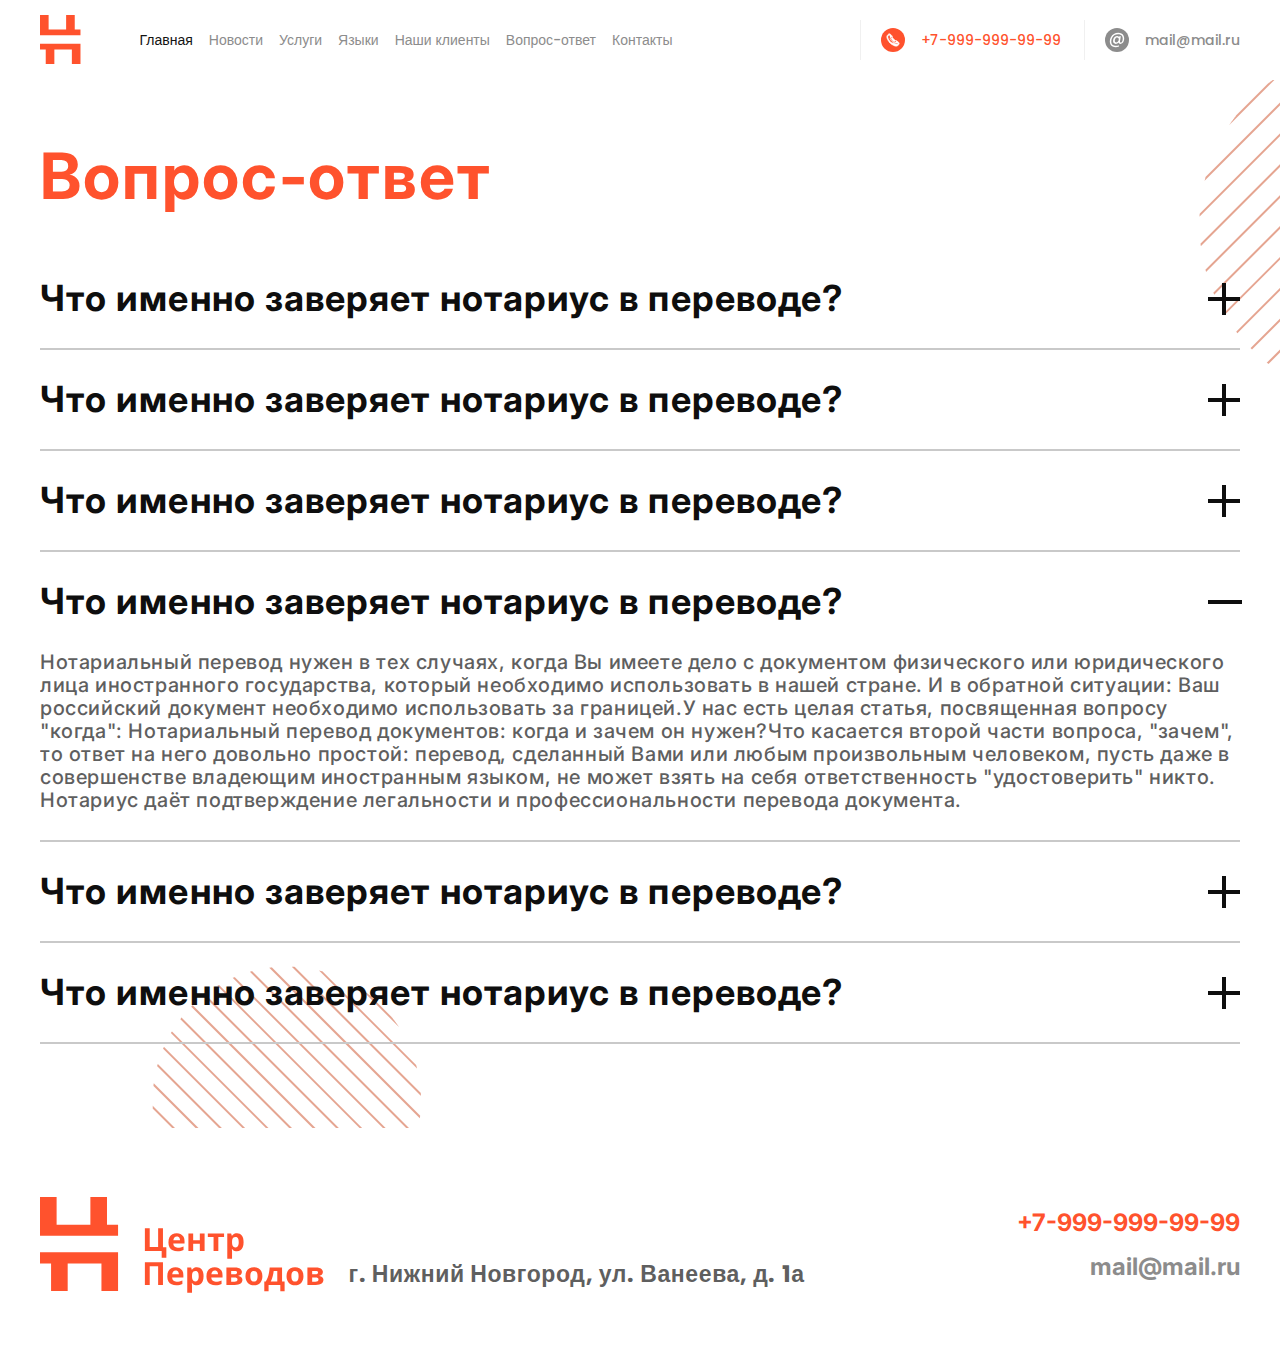
<file: question.html>
<!DOCTYPE html>
<html lang="en">

<head>
  <meta charset="UTF-8">
  <meta name="viewport" content="width=device-width, initial-scale=1.0">
  <title>Document</title>
  <link rel="stylesheet" href="https://cdn.jsdelivr.net/npm/swiper@9/swiper-bundle.min.css"/>
  <script src="https://cdn.jsdelivr.net/npm/swiper@9/swiper-bundle.min.js" defer></script>
  <link rel="stylesheet" href="css/style.min.css">
  <link rel="stylesheet" href="css/media.css">
  <script src="js/main.min.js" defer></script>
</head>

<body>
    <div class="wrapper">
      <!-- header -->
      <header class="header">
        <div class="container">
          <div class="header__inner">
            <button class="burger-btn">
              <span></span>
            </button>
            <nav class="menu">
              <a class="logo" href="#">
                <svg width="41" height="49" viewBox="0 0 41 49" fill="none" xmlns="http://www.w3.org/2000/svg">
                  <path d="M8.61584 14.4118V0H0.00390625V20.1765H33.3034H40.48V14.3829H34.7387V0H26.1268V14.4118H8.61584Z" fill="#FF522D"/>
                  <path d="M31.8646 34.5882L31.8646 49L40.4766 49L40.4766 28.8235L7.17707 28.8235L0.000451891 28.8235L0.000451387 34.6171L5.74174 34.6171L5.74174 49L14.3537 49L14.3537 34.5882L31.8646 34.5882Z" fill="#FF522D"/>
                </svg>            
              </a>
              <ul class="menu-list">
                <li><a class="active" href="#">Главная</a></li>
                <li><a href="#">Новости</a></li>
                <li><a href="#">Услуги</a></li>
                <li><a href="#">Языки</a></li>
                <li><a href="#">Наши клиенты</a></li>
                <li><a href="#">Вопрос-ответ</a></li>
                <li><a href="#">Контакты</a></li>
              </ul>
            </nav>
            <address class="header__links">
              <a class="header__links-phone" href="tel:79999999999">
                  <svg width="24" height="24" viewBox="0 0 24 24" fill="none" xmlns="http://www.w3.org/2000/svg">
                    <circle cx="12" cy="12" r="12" fill="#FF522D"/>
                    <path d="M8.24029 14.1376L8.23989 14.1371C7.24694 12.9485 6.57174 11.8276 6.12322 10.6149C5.83038 9.82921 5.71029 9.16012 5.76146 8.51886L5.76154 8.5178L5.76155 8.5178C5.8065 7.98324 6.02483 7.5178 6.4058 7.13826L7.33929 6.2083L7.34352 6.20408L7.34357 6.20413C7.64921 5.91388 8.01312 5.75 8.40429 5.75C8.7964 5.75 9.1581 5.91266 9.45496 6.20155C9.62906 6.36239 9.80428 6.53959 9.96861 6.70826L9.97494 6.71475C10.0577 6.79965 10.1369 6.88083 10.2206 6.96421L10.9636 7.70438C10.9637 7.70453 10.9639 7.70468 10.964 7.70482C11.2736 8.0106 11.4523 8.38239 11.4523 8.77746C11.4523 9.1736 11.2702 9.54507 10.9644 9.84972C10.8867 9.92706 10.8108 10.0027 10.7376 10.078L10.7368 10.0789C10.565 10.2541 10.3853 10.4356 10.1954 10.6134C10.3466 10.9203 10.5542 11.2358 10.8503 11.6094C11.5421 12.4542 12.261 13.106 13.0481 13.6039L13.0483 13.604C13.1186 13.6486 13.2004 13.6907 13.3005 13.7406L13.3031 13.7419C13.331 13.7558 13.3605 13.7705 13.3909 13.7859L14.1533 13.0264C14.4536 12.7271 14.8215 12.5531 15.2183 12.5531C15.6147 12.5531 15.9809 12.7269 16.2749 13.0305L17.7733 14.5233C18.0814 14.8301 18.2492 15.2003 18.25 15.5873C18.2508 15.9736 18.085 16.3469 17.7821 16.6615C17.782 16.6615 17.782 16.6616 17.782 16.6616L17.6019 16.4882C17.4871 16.6075 17.3673 16.7244 17.25 16.8363L8.24029 14.1376ZM8.24029 14.1376C9.4508 15.5791 10.9091 16.7152 12.5736 17.519L12.5756 17.5199C13.203 17.8161 14.0697 18.1817 15.0449 18.2445L15.0449 18.2446L15.0502 18.2448L15.0587 18.2452C15.1124 18.2475 15.1701 18.25 15.2307 18.25C15.9176 18.25 16.4833 18.0102 16.9388 17.519C16.9423 17.5155 16.9474 17.5101 16.9528 17.5038C16.9564 17.4996 16.9621 17.4928 16.9687 17.4836C17.0924 17.3362 17.2324 17.2009 17.3908 17.0479C17.4015 17.0375 17.4123 17.0271 17.4232 17.0166L8.24029 14.1376ZM8.67539 7.0013L8.67559 7.0011C8.56702 6.89105 8.47286 6.8592 8.40429 6.8592C8.33022 6.8592 8.23015 6.89374 8.11982 6.99931L7.19298 7.92266C6.99565 8.11925 6.89369 8.33998 6.86878 8.61222C6.83301 9.06305 6.91925 9.57398 7.16818 10.2361L7.16849 10.2369C7.57101 11.3191 8.18116 12.3343 9.09778 13.4335C10.2058 14.7541 11.5402 15.7935 13.0599 16.5263C13.6259 16.7946 14.3505 17.0946 15.1187 17.1437C15.1615 17.1463 15.1993 17.1483 15.2332 17.1483C15.6074 17.1483 15.8807 17.0314 16.1168 16.7798C16.2801 16.5859 16.4584 16.4134 16.6211 16.2562C16.6314 16.2462 16.6416 16.2363 16.6518 16.2265L16.6531 16.2252C16.7696 16.1141 16.8753 16.0111 16.9752 15.9045L16.9776 15.9019L16.9777 15.9019C17.1023 15.7726 17.1373 15.671 17.1379 15.5982C17.1384 15.5275 17.1069 15.433 16.9888 15.3153C16.9888 15.3152 16.9887 15.3152 16.9887 15.3151M8.67539 7.0013L17.1651 15.138L16.9887 15.3151M8.67539 7.0013L8.68411 7.00934C8.82444 7.1387 8.9574 7.27338 9.10235 7.42019C9.1244 7.44253 9.14673 7.46515 9.16941 7.48808C9.21238 7.53214 9.25586 7.57608 9.29891 7.61959L9.29959 7.62028C9.34284 7.66397 9.38568 7.70727 9.42842 7.75107L9.42841 7.75109L9.4309 7.75357L10.1747 8.49456C10.3032 8.62254 10.3358 8.71925 10.3358 8.78243C10.3358 8.84561 10.3032 8.94232 10.1747 9.0703C10.1353 9.10956 10.096 9.14932 10.0575 9.18826L10.0572 9.18858C10.0184 9.22787 9.98043 9.26632 9.94257 9.30403L9.94163 9.30498C9.92442 9.3223 9.90734 9.33952 9.89037 9.35662C9.67642 9.57222 9.47976 9.7704 9.26475 9.96005L9.25906 9.96507L9.25369 9.97042L9.24121 9.98286L9.41765 10.16L9.24121 9.98286C9.10197 10.1216 9.02977 10.2725 9.01073 10.4268C8.99248 10.5747 9.02617 10.7028 9.05577 10.7913C9.05942 10.8022 9.06304 10.8112 9.06438 10.8145M8.67539 7.0013L13.101 14.901M16.9887 15.3151L15.4837 13.8184L15.477 13.8117L15.4772 13.8116C15.3979 13.7265 15.305 13.6698 15.2183 13.6698C15.1499 13.6698 15.0525 13.7041 14.9379 13.8182L14.0044 14.7482L14.0034 14.7493C13.9543 14.7981 13.7616 14.9902 13.4561 14.9902C13.3328 14.9902 13.2144 14.959 13.101 14.901M16.9887 15.3151L13.101 14.901M13.101 14.901C13.1015 14.9012 13.102 14.9015 13.1025 14.9018L13.214 14.678L13.0999 14.9004C13.1002 14.9006 13.1006 14.9008 13.101 14.901ZM13.101 14.901C13.0903 14.8956 13.0814 14.8905 13.0773 14.8882L13.0766 14.8878C13.0751 14.887 13.0742 14.8865 13.0737 14.8862L13.0636 14.8811L13.0527 14.8742C12.9824 14.8297 12.9007 14.7875 12.8005 14.7377L12.7985 14.7366C12.7825 14.7285 12.7657 14.72 12.7482 14.7112C12.6577 14.6657 12.5492 14.6111 12.4477 14.5454M12.4477 14.5454C12.4481 14.5456 12.4485 14.5459 12.4489 14.5461L12.5825 14.3349L12.4465 14.5446C12.4469 14.5449 12.4473 14.5451 12.4477 14.5454ZM12.4477 14.5454C11.5538 13.9797 10.7457 13.2472 9.98252 12.3095L9.98103 12.3077L9.98104 12.3076C9.55352 11.7721 9.27286 11.3146 9.06966 10.8282L9.06615 10.8198L9.06438 10.8145M9.06438 10.8145L9.0646 10.8151C9.06501 10.8161 9.06518 10.8165 9.06518 10.8165C9.06518 10.8165 9.06423 10.8141 9.06326 10.8112L9.06438 10.8145Z" fill="white" stroke="white" stroke-width="0.5"/>
                  </svg>              
                +7-999-999-99-99
              </a>
              <a class="header__links-mail" href="mailto:">
                <svg width="24" height="24" viewBox="0 0 24 24" fill="none" xmlns="http://www.w3.org/2000/svg">
                  <circle cx="12" cy="12" r="12" fill="#8C8C8C"/>
                  <path d="M13.2293 4.80078C14.4659 4.80078 15.5343 5.03824 16.4347 5.51315C17.335 5.98806 18.0184 6.6552 18.4848 7.51456C18.9621 8.36262 19.2008 9.35202 19.2008 10.4828C19.2008 11.3874 19.0489 12.2524 18.7452 13.0778C18.4523 13.9033 18.0238 14.576 17.4598 15.0962C16.9065 15.6163 16.2503 15.8764 15.491 15.8764C14.9377 15.8764 14.5038 15.752 14.1893 15.5033C13.8747 15.2432 13.6794 14.8813 13.6035 14.4177C13.2672 14.87 12.8442 15.2262 12.3343 15.4863C11.8245 15.7464 11.293 15.8764 10.7398 15.8764C9.90451 15.8764 9.24824 15.6163 8.77095 15.0962C8.30451 14.5647 8.07129 13.8467 8.07129 12.9421C8.07129 12.0828 8.23943 11.2799 8.5757 10.5336C8.92281 9.78735 9.40553 9.19371 10.0238 8.75272C10.6421 8.30043 11.3364 8.07428 12.1065 8.07428C13.0503 8.07428 13.712 8.40785 14.0916 9.07499L14.2381 8.22693H15.8489L15.0354 13.0778C15.0028 13.3153 14.9865 13.5245 14.9865 13.7054C14.9865 13.9994 15.0408 14.2199 15.1493 14.3669C15.2686 14.5139 15.4747 14.5874 15.7676 14.5874C16.1798 14.5874 16.5323 14.3782 16.8252 13.9598C17.1181 13.5301 17.335 13.0043 17.476 12.3824C17.6279 11.7605 17.7038 11.1556 17.7038 10.5676C17.7038 9.13152 17.3025 8.0347 16.4998 7.27711C15.6971 6.51951 14.531 6.14071 13.0015 6.14071C11.7215 6.14071 10.5716 6.45732 9.55197 7.09053C8.54315 7.72375 7.75129 8.59442 7.17637 9.70255C6.60146 10.8107 6.314 12.0432 6.314 13.4001C6.314 14.8474 6.7262 15.9499 7.55061 16.7075C8.37502 17.4651 9.55197 17.8439 11.0815 17.8439C12.112 17.8439 13.0123 17.646 13.7825 17.2503L14.0265 18.5393C13.0394 18.9803 11.933 19.2008 10.7072 19.2008C9.52485 19.2008 8.48892 18.969 7.59943 18.5054C6.70993 18.0418 6.02112 17.3803 5.53298 16.5209C5.04485 15.6729 4.80078 14.6835 4.80078 13.5527C4.80078 11.9358 5.15875 10.4601 5.87468 9.12587C6.60146 7.79159 7.60485 6.74 8.88485 5.9711C10.1648 5.19089 11.613 4.80078 13.2293 4.80078ZM11.3093 14.3838C11.7648 14.3838 12.1771 14.2481 12.5459 13.9768C12.9255 13.6941 13.2238 13.3266 13.4408 12.8743C13.6577 12.4107 13.7662 11.9188 13.7662 11.3987C13.7662 10.8559 13.6198 10.4149 13.3269 10.0757C13.0448 9.72516 12.6435 9.5499 12.1228 9.5499C11.6564 9.5499 11.2442 9.70255 10.8862 10.0078C10.5391 10.3018 10.2679 10.6863 10.0726 11.1612C9.88824 11.6361 9.79603 12.1336 9.79603 12.6538C9.79603 13.1852 9.92078 13.6093 10.1703 13.9259C10.4198 14.2312 10.7994 14.3838 11.3093 14.3838Z" fill="white"/>
                </svg>              
                mail@mail.ru
              </a>
            </address>
          </div>
        </div>
      </header>
        <!-- main -->
        <main class="main question">
          <div class="container">
            <section class="question">
              <h2 class="question__title main-title">
                Вопрос-ответ
              </h2>
              <div class="question__accordions">
                <div class="question__accordion">
                  <div class="question__accordion-top">
                    <h3 class="question__accordion-title">Что именно заверяет нотариус в переводе?</h3>
                      <button>
                        <span></span>
                      </button>
                  </div>
                  <div class="question__accordion-body">
                    <p>Нотариальный перевод нужен в тех случаях, когда Вы имеете дело с документом физического или юридического лица иностранного государства, который необходимо использовать в нашей стране. И в обратной ситуации: Ваш российский документ необходимо использовать за границей.У нас есть целая статья, посвященная вопросу "когда": Нотариальный перевод документов: когда и зачем он нужен?Что касается второй части вопроса, "зачем", то ответ на него довольно простой: перевод, сделанный Вами или любым произвольным человеком, пусть даже в совершенстве владеющим иностранным языком, не может взять на себя ответственность "удостоверить" никто. Нотариус даёт подтверждение легальности и профессиональности перевода документа.</p>
                  </div>
                </div>
                <div class="question__accordion">
                  <div class="question__accordion-top">
                    <h3 class="question__accordion-title">Что именно заверяет нотариус в переводе?</h3>
                      <button>
                        <span></span>
                      </button>
                  </div>
                  <div class="question__accordion-body">
                    <p>Нотариальный перевод нужен в тех случаях, когда Вы имеете дело с документом физического или юридического лица иностранного государства, который необходимо использовать в нашей стране. И в обратной ситуации: Ваш российский документ необходимо использовать за границей.У нас есть целая статья, посвященная вопросу "когда": Нотариальный перевод документов: когда и зачем он нужен?Что касается второй части вопроса, "зачем", то ответ на него довольно простой: перевод, сделанный Вами или любым произвольным человеком, пусть даже в совершенстве владеющим иностранным языком, не может взять на себя ответственность "удостоверить" никто. Нотариус даёт подтверждение легальности и профессиональности перевода документа.</p>
                  </div>
                </div>
                <div class="question__accordion">
                  <div class="question__accordion-top">
                    <h3 class="question__accordion-title">Что именно заверяет нотариус в переводе?</h3>
                      <button>
                        <span></span>
                      </button>
                  </div>
                  <div class="question__accordion-body">
                    <p>Нотариальный перевод нужен в тех случаях, когда Вы имеете дело с документом физического или юридического лица иностранного государства, который необходимо использовать в нашей стране. И в обратной ситуации: Ваш российский документ необходимо использовать за границей.У нас есть целая статья, посвященная вопросу "когда": Нотариальный перевод документов: когда и зачем он нужен?Что касается второй части вопроса, "зачем", то ответ на него довольно простой: перевод, сделанный Вами или любым произвольным человеком, пусть даже в совершенстве владеющим иностранным языком, не может взять на себя ответственность "удостоверить" никто. Нотариус даёт подтверждение легальности и профессиональности перевода документа.</p>
                  </div>
                </div>
                <div class="question__accordion active">
                  <div class="question__accordion-top">
                    <h3 class="question__accordion-title">Что именно заверяет нотариус в переводе?</h3>
                      <button>
                        <span></span>
                      </button>
                  </div>
                  <div class="question__accordion-body">
                    <p>Нотариальный перевод нужен в тех случаях, когда Вы имеете дело с документом физического или юридического лица иностранного государства, который необходимо использовать в нашей стране. И в обратной ситуации: Ваш российский документ необходимо использовать за границей.У нас есть целая статья, посвященная вопросу "когда": Нотариальный перевод документов: когда и зачем он нужен?Что касается второй части вопроса, "зачем", то ответ на него довольно простой: перевод, сделанный Вами или любым произвольным человеком, пусть даже в совершенстве владеющим иностранным языком, не может взять на себя ответственность "удостоверить" никто. Нотариус даёт подтверждение легальности и профессиональности перевода документа.</p>
                  </div>
                </div>
                <div class="question__accordion">
                  <div class="question__accordion-top">
                    <h3 class="question__accordion-title">Что именно заверяет нотариус в переводе?</h3>
                      <button>
                        <span></span>
                      </button>
                  </div>
                  <div class="question__accordion-body">
                    <p>Нотариальный перевод нужен в тех случаях, когда Вы имеете дело с документом физического или юридического лица иностранного государства, который необходимо использовать в нашей стране. И в обратной ситуации: Ваш российский документ необходимо использовать за границей.У нас есть целая статья, посвященная вопросу "когда": Нотариальный перевод документов: когда и зачем он нужен?Что касается второй части вопроса, "зачем", то ответ на него довольно простой: перевод, сделанный Вами или любым произвольным человеком, пусть даже в совершенстве владеющим иностранным языком, не может взять на себя ответственность "удостоверить" никто. Нотариус даёт подтверждение легальности и профессиональности перевода документа.</p>
                  </div>
                </div>
                <div class="question__accordion">
                  <div class="question__accordion-top">
                    <h3 class="question__accordion-title">Что именно заверяет нотариус в переводе?</h3>
                      <button>
                        <span></span>
                      </button>
                  </div>
                  <div class="question__accordion-body">
                    <p>Нотариальный перевод нужен в тех случаях, когда Вы имеете дело с документом физического или юридического лица иностранного государства, который необходимо использовать в нашей стране. И в обратной ситуации: Ваш российский документ необходимо использовать за границей.У нас есть целая статья, посвященная вопросу "когда": Нотариальный перевод документов: когда и зачем он нужен?Что касается второй части вопроса, "зачем", то ответ на него довольно простой: перевод, сделанный Вами или любым произвольным человеком, пусть даже в совершенстве владеющим иностранным языком, не может взять на себя ответственность "удостоверить" никто. Нотариус даёт подтверждение легальности и профессиональности перевода документа.</p>
                  </div>
                </div>
              </div>
            </section>
          </div>
        </main>
        <!-- footer -->
        <footer class="footer">
          <div class="container">
          <div class="footer__inner">
            <div class="footer__left">
              <a href="#">
                <svg width="284" height="96" viewBox="0 0 284 96" fill="none" xmlns="http://www.w3.org/2000/svg">
                  <path d="M16.6121 27.6804V0H0.00390625V38.7525H64.2224H78.0626V27.625H66.9904V0H50.3822V27.6804H16.6121Z" fill="#FF522D"/>
                  <path d="M61.4504 66.4329L61.4504 94.1133L78.0586 94.1133L78.0586 55.3608L13.8401 55.3607L-6.52767e-05 55.3607L-6.62495e-05 66.4883L11.0721 66.4883L11.0721 94.1133L27.6803 94.1133L27.6803 66.4329L61.4504 66.4329Z" fill="#FF522D"/>
                  <path d="M126.353 50.1603V60.6563H121.681V54.0003H104.881V31.1523H109.713V49.9683H118.129V31.1523H122.961V50.1603H126.353Z" fill="#FF522D"/>
                  <path d="M136.697 36.2083C138.318 36.2083 139.705 36.5177 140.857 37.1363C142.03 37.755 142.937 38.651 143.577 39.8243C144.217 40.9977 144.537 42.4377 144.537 44.1443V46.4483H133.273C133.316 47.7923 133.71 48.8483 134.457 49.6163C135.225 50.3843 136.281 50.7683 137.625 50.7683C138.756 50.7683 139.78 50.6617 140.697 50.4483C141.614 50.2137 142.564 49.8617 143.545 49.3923V53.0723C142.692 53.499 141.785 53.8083 140.825 54.0003C139.886 54.2137 138.745 54.3203 137.401 54.3203C135.652 54.3203 134.105 54.0003 132.761 53.3603C131.417 52.699 130.361 51.707 129.593 50.3843C128.825 49.0617 128.441 47.3977 128.441 45.3923C128.441 43.3443 128.782 41.6483 129.465 40.3043C130.169 38.939 131.14 37.915 132.377 37.2323C133.614 36.5497 135.054 36.2083 136.697 36.2083ZM136.729 39.6003C135.812 39.6003 135.044 39.899 134.425 40.4963C133.828 41.0937 133.476 42.0217 133.369 43.2803H140.057C140.057 42.5763 139.929 41.947 139.673 41.3923C139.438 40.8377 139.076 40.4003 138.585 40.0803C138.094 39.7603 137.476 39.6003 136.729 39.6003Z" fill="#FF522D"/>
                  <path d="M153.171 36.5283V43.2483H159.827V36.5283H164.595V54.0003H159.827V46.8003H153.171V54.0003H148.403V36.5283H153.171Z" fill="#FF522D"/>
                  <path d="M184.055 40.1123H178.327V54.0003H173.559V40.1123H167.831V36.5283H184.055V40.1123Z" fill="#FF522D"/>
                  <path d="M197.006 36.2083C198.969 36.2083 200.558 36.9763 201.774 38.5123C202.99 40.027 203.598 42.267 203.598 45.2323C203.598 47.2163 203.31 48.891 202.734 50.2563C202.158 51.6003 201.369 52.6137 200.366 53.2963C199.363 53.979 198.201 54.3203 196.878 54.3203C196.046 54.3203 195.321 54.2137 194.702 54.0003C194.105 53.787 193.593 53.5097 193.166 53.1683C192.739 52.827 192.366 52.4643 192.046 52.0803H191.79C191.875 52.4857 191.939 52.9123 191.982 53.3603C192.025 53.787 192.046 54.2137 192.046 54.6403V61.6803H187.278V36.5283H191.15L191.822 38.8003H192.046C192.366 38.331 192.75 37.9043 193.198 37.5203C193.646 37.115 194.179 36.795 194.798 36.5603C195.438 36.3257 196.174 36.2083 197.006 36.2083ZM195.47 40.0163C194.638 40.0163 193.977 40.187 193.486 40.5283C192.995 40.8697 192.633 41.3923 192.398 42.0963C192.185 42.779 192.067 43.643 192.046 44.6883V45.2003C192.046 46.331 192.153 47.291 192.366 48.0803C192.579 48.8483 192.942 49.435 193.454 49.8403C193.966 50.2457 194.659 50.4483 195.534 50.4483C196.259 50.4483 196.857 50.2457 197.326 49.8403C197.795 49.435 198.147 48.8377 198.382 48.0483C198.617 47.259 198.734 46.299 198.734 45.1683C198.734 43.4617 198.467 42.1817 197.934 41.3283C197.422 40.4537 196.601 40.0163 195.47 40.0163Z" fill="#FF522D"/>
                  <path d="M104.881 88.0003V65.1523H122.961V88.0003H118.129V69.1843H109.713V88.0003H104.881Z" fill="#FF522D"/>
                  <path d="M135.541 70.2083C137.162 70.2083 138.549 70.5177 139.701 71.1363C140.874 71.755 141.781 72.651 142.421 73.8243C143.061 74.9977 143.381 76.4377 143.381 78.1443V80.4483H132.117C132.159 81.7923 132.554 82.8483 133.301 83.6163C134.069 84.3843 135.125 84.7683 136.469 84.7683C137.599 84.7683 138.623 84.6617 139.541 84.4483C140.458 84.2137 141.407 83.8617 142.389 83.3923V87.0723C141.535 87.499 140.629 87.8083 139.669 88.0003C138.73 88.2137 137.589 88.3203 136.245 88.3203C134.495 88.3203 132.949 88.0003 131.605 87.3603C130.261 86.699 129.205 85.707 128.437 84.3843C127.669 83.0617 127.285 81.3977 127.285 79.3923C127.285 77.3443 127.626 75.6483 128.309 74.3043C129.013 72.939 129.983 71.915 131.221 71.2323C132.458 70.5497 133.898 70.2083 135.541 70.2083ZM135.573 73.6003C134.655 73.6003 133.887 73.899 133.269 74.4963C132.671 75.0937 132.319 76.0217 132.213 77.2803H138.901C138.901 76.5763 138.773 75.947 138.517 75.3923C138.282 74.8377 137.919 74.4003 137.429 74.0803C136.938 73.7603 136.319 73.6003 135.573 73.6003Z" fill="#FF522D"/>
                  <path d="M156.975 70.2083C158.938 70.2083 160.527 70.9763 161.743 72.5123C162.959 74.027 163.567 76.267 163.567 79.2323C163.567 81.2163 163.279 82.891 162.703 84.2563C162.127 85.6003 161.338 86.6137 160.335 87.2963C159.332 87.979 158.17 88.3203 156.847 88.3203C156.015 88.3203 155.29 88.2137 154.671 88.0003C154.074 87.787 153.562 87.5097 153.135 87.1683C152.708 86.827 152.335 86.4643 152.015 86.0803H151.759C151.844 86.4857 151.908 86.9123 151.951 87.3603C151.994 87.787 152.015 88.2137 152.015 88.6403V95.6803H147.247V70.5283H151.119L151.791 72.8003H152.015C152.335 72.331 152.719 71.9043 153.167 71.5203C153.615 71.115 154.148 70.795 154.767 70.5603C155.407 70.3257 156.143 70.2083 156.975 70.2083ZM155.439 74.0163C154.607 74.0163 153.946 74.187 153.455 74.5283C152.964 74.8697 152.602 75.3923 152.367 76.0963C152.154 76.779 152.036 77.643 152.015 78.6883V79.2003C152.015 80.331 152.122 81.291 152.335 82.0803C152.548 82.8483 152.911 83.435 153.423 83.8403C153.935 84.2457 154.628 84.4483 155.503 84.4483C156.228 84.4483 156.826 84.2457 157.295 83.8403C157.764 83.435 158.116 82.8377 158.351 82.0483C158.586 81.259 158.703 80.299 158.703 79.1683C158.703 77.4617 158.436 76.1817 157.903 75.3283C157.391 74.4537 156.57 74.0163 155.439 74.0163Z" fill="#FF522D"/>
                  <path d="M174.697 70.2083C176.318 70.2083 177.705 70.5177 178.857 71.1363C180.03 71.755 180.937 72.651 181.577 73.8243C182.217 74.9977 182.537 76.4377 182.537 78.1443V80.4483H171.273C171.316 81.7923 171.71 82.8483 172.457 83.6163C173.225 84.3843 174.281 84.7683 175.625 84.7683C176.756 84.7683 177.78 84.6617 178.697 84.4483C179.614 84.2137 180.564 83.8617 181.545 83.3923V87.0723C180.692 87.499 179.785 87.8083 178.825 88.0003C177.886 88.2137 176.745 88.3203 175.401 88.3203C173.652 88.3203 172.105 88.0003 170.761 87.3603C169.417 86.699 168.361 85.707 167.593 84.3843C166.825 83.0617 166.441 81.3977 166.441 79.3923C166.441 77.3443 166.782 75.6483 167.465 74.3043C168.169 72.939 169.14 71.915 170.377 71.2323C171.614 70.5497 173.054 70.2083 174.697 70.2083ZM174.729 73.6003C173.812 73.6003 173.044 73.899 172.425 74.4963C171.828 75.0937 171.476 76.0217 171.369 77.2803H178.057C178.057 76.5763 177.929 75.947 177.673 75.3923C177.438 74.8377 177.076 74.4003 176.585 74.0803C176.094 73.7603 175.476 73.6003 174.729 73.6003Z" fill="#FF522D"/>
                  <path d="M201.891 75.1043C201.891 76.043 201.592 76.843 200.995 77.5043C200.419 78.1657 199.555 78.5923 198.403 78.7843V78.9123C199.619 79.0617 200.59 79.4777 201.315 80.1603C202.062 80.843 202.435 81.7177 202.435 82.7843C202.435 83.531 202.286 84.2243 201.987 84.8643C201.71 85.5043 201.262 86.059 200.643 86.5283C200.024 86.9977 199.224 87.3603 198.243 87.6163C197.283 87.8723 196.11 88.0003 194.723 88.0003H186.403V70.5283H194.723C196.088 70.5283 197.304 70.6777 198.371 70.9763C199.459 71.2537 200.312 71.723 200.931 72.3843C201.571 73.0457 201.891 73.9523 201.891 75.1043ZM197.507 82.5283C197.507 81.8457 197.24 81.355 196.707 81.0563C196.174 80.7363 195.374 80.5763 194.307 80.5763H191.171V84.7043H194.403C195.299 84.7043 196.035 84.5443 196.611 84.2243C197.208 83.883 197.507 83.3177 197.507 82.5283ZM197.059 75.4883C197.059 74.9337 196.846 74.5283 196.419 74.2723C195.992 74.0163 195.363 73.8883 194.531 73.8883H191.171V77.3443H193.987C194.99 77.3443 195.747 77.2057 196.259 76.9283C196.792 76.6297 197.059 76.1497 197.059 75.4883Z" fill="#FF522D"/>
                  <path d="M222.4 79.2323C222.4 80.683 222.197 81.9737 221.792 83.1043C221.408 84.235 220.843 85.195 220.096 85.9843C219.371 86.7523 218.485 87.339 217.44 87.7443C216.395 88.1283 215.211 88.3203 213.888 88.3203C212.672 88.3203 211.541 88.1283 210.496 87.7443C209.472 87.339 208.587 86.7523 207.84 85.9843C207.093 85.195 206.507 84.235 206.08 83.1043C205.675 81.9737 205.472 80.683 205.472 79.2323C205.472 77.291 205.813 75.659 206.496 74.3363C207.179 72.9923 208.16 71.9683 209.44 71.2643C210.72 70.5603 212.235 70.2083 213.984 70.2083C215.627 70.2083 217.077 70.5603 218.336 71.2643C219.595 71.9683 220.587 72.9923 221.312 74.3363C222.037 75.659 222.4 77.291 222.4 79.2323ZM210.336 79.2323C210.336 80.3843 210.453 81.355 210.688 82.1443C210.944 82.9123 211.339 83.499 211.872 83.9043C212.405 84.2883 213.099 84.4803 213.952 84.4803C214.805 84.4803 215.488 84.2883 216 83.9043C216.533 83.499 216.917 82.9123 217.152 82.1443C217.408 81.355 217.536 80.3843 217.536 79.2323C217.536 78.0803 217.408 77.1203 217.152 76.3523C216.917 75.5843 216.533 75.0083 216 74.6243C215.467 74.2403 214.773 74.0483 213.92 74.0483C212.661 74.0483 211.744 74.4857 211.168 75.3603C210.613 76.2137 210.336 77.5043 210.336 79.2323Z" fill="#FF522D"/>
                  <path d="M242.053 70.5283V84.5123H244.613V94.2723H240.325V88.0003H228.581V94.2723H224.293V84.5123H225.765C226.533 83.339 227.183 82.0057 227.717 80.5123C228.25 78.9977 228.677 77.387 228.997 75.6803C229.317 73.9737 229.551 72.2563 229.701 70.5283H242.053ZM233.701 74.1123C233.53 75.3923 233.317 76.6403 233.061 77.8563C232.805 79.051 232.485 80.203 232.101 81.3123C231.738 82.4217 231.29 83.4883 230.757 84.5123H237.285V74.1123H233.701Z" fill="#FF522D"/>
                  <path d="M263.463 79.2323C263.463 80.683 263.26 81.9737 262.855 83.1043C262.471 84.235 261.905 85.195 261.159 85.9843C260.433 86.7523 259.548 87.339 258.503 87.7443C257.457 88.1283 256.273 88.3203 254.951 88.3203C253.735 88.3203 252.604 88.1283 251.559 87.7443C250.535 87.339 249.649 86.7523 248.903 85.9843C248.156 85.195 247.569 84.235 247.143 83.1043C246.737 81.9737 246.535 80.683 246.535 79.2323C246.535 77.291 246.876 75.659 247.559 74.3363C248.241 72.9923 249.223 71.9683 250.503 71.2643C251.783 70.5603 253.297 70.2083 255.047 70.2083C256.689 70.2083 258.14 70.5603 259.399 71.2643C260.657 71.9683 261.649 72.9923 262.375 74.3363C263.1 75.659 263.463 77.291 263.463 79.2323ZM251.399 79.2323C251.399 80.3843 251.516 81.355 251.751 82.1443C252.007 82.9123 252.401 83.499 252.935 83.9043C253.468 84.2883 254.161 84.4803 255.015 84.4803C255.868 84.4803 256.551 84.2883 257.063 83.9043C257.596 83.499 257.98 82.9123 258.215 82.1443C258.471 81.355 258.599 80.3843 258.599 79.2323C258.599 78.0803 258.471 77.1203 258.215 76.3523C257.98 75.5843 257.596 75.0083 257.063 74.6243C256.529 74.2403 255.836 74.0483 254.983 74.0483C253.724 74.0483 252.807 74.4857 252.231 75.3603C251.676 76.2137 251.399 77.5043 251.399 79.2323Z" fill="#FF522D"/>
                  <path d="M282.891 75.1043C282.891 76.043 282.592 76.843 281.995 77.5043C281.419 78.1657 280.555 78.5923 279.403 78.7843V78.9123C280.619 79.0617 281.59 79.4777 282.315 80.1603C283.062 80.843 283.435 81.7177 283.435 82.7843C283.435 83.531 283.286 84.2243 282.987 84.8643C282.71 85.5043 282.262 86.059 281.643 86.5283C281.024 86.9977 280.224 87.3603 279.243 87.6163C278.283 87.8723 277.11 88.0003 275.723 88.0003H267.403V70.5283H275.723C277.088 70.5283 278.304 70.6777 279.371 70.9763C280.459 71.2537 281.312 71.723 281.931 72.3843C282.571 73.0457 282.891 73.9523 282.891 75.1043ZM278.507 82.5283C278.507 81.8457 278.24 81.355 277.707 81.0563C277.174 80.7363 276.374 80.5763 275.307 80.5763H272.171V84.7043H275.403C276.299 84.7043 277.035 84.5443 277.611 84.2243C278.208 83.883 278.507 83.3177 278.507 82.5283ZM278.059 75.4883C278.059 74.9337 277.846 74.5283 277.419 74.2723C276.992 74.0163 276.363 73.8883 275.531 73.8883H272.171V77.3443H274.987C275.99 77.3443 276.747 77.2057 277.259 76.9283C277.792 76.6297 278.059 76.1497 278.059 75.4883Z" fill="#FF522D"/>
                </svg>                
              </a>
              <p class="footer__text">
                г. Нижний Новгород, ул. Ванеева, д. 1а
              </p>
            </div>
              <address class="footer__right">
                <a class="footer__link footer__link-phone" href="tel:+7-999-999-99-99">+7-999-999-99-99</a>
                <a class="footer__link footer__link-mail" href="mailto:">mail@mail.ru</a>
              </address>
          </div>
        </div>
        </footer>
    </div>
</body>

</html>
</file>
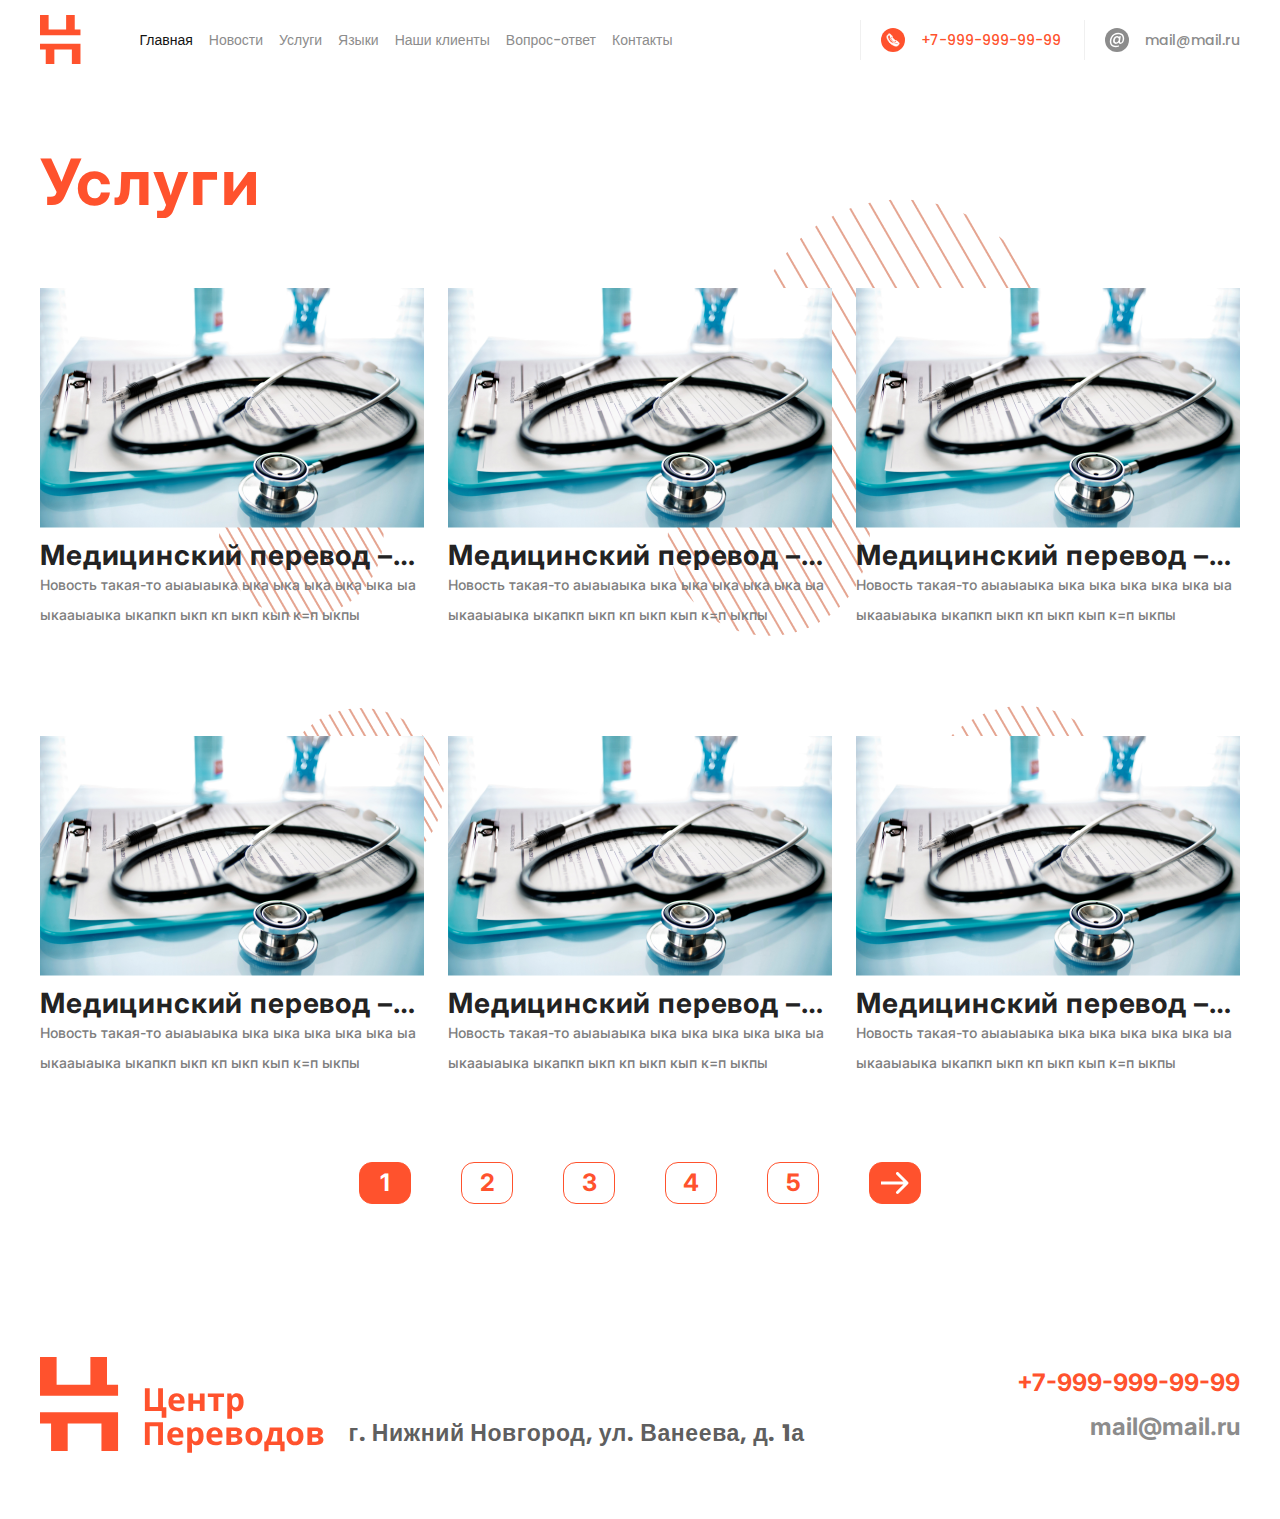
<file: service.html>
<!DOCTYPE html>
<html lang="en">

<head>
  <meta charset="UTF-8">
  <meta name="viewport" content="width=device-width, initial-scale=1.0">
  <title>Document</title>
  <link rel="stylesheet" href="https://cdn.jsdelivr.net/npm/swiper@9/swiper-bundle.min.css"/>
  <script src="https://cdn.jsdelivr.net/npm/swiper@9/swiper-bundle.min.js" defer></script>
  <link rel="stylesheet" href="css/style.min.css">
  <link rel="stylesheet" href="css/media.css">
  <script src="js/main.min.js" defer></script>
</head>

<body>
    <div class="wrapper">
      <!-- header -->
      <header class="header">
        <div class="container">
          <div class="header__inner">
            <button class="burger-btn">
              <span></span>
            </button>
            <nav class="menu">
              <a class="logo" href="#">
                <svg width="41" height="49" viewBox="0 0 41 49" fill="none" xmlns="http://www.w3.org/2000/svg">
                  <path d="M8.61584 14.4118V0H0.00390625V20.1765H33.3034H40.48V14.3829H34.7387V0H26.1268V14.4118H8.61584Z" fill="#FF522D"/>
                  <path d="M31.8646 34.5882L31.8646 49L40.4766 49L40.4766 28.8235L7.17707 28.8235L0.000451891 28.8235L0.000451387 34.6171L5.74174 34.6171L5.74174 49L14.3537 49L14.3537 34.5882L31.8646 34.5882Z" fill="#FF522D"/>
                </svg>            
              </a>
              <ul class="menu-list">
                <li><a class="active" href="#">Главная</a></li>
                <li><a href="#">Новости</a></li>
                <li><a href="#">Услуги</a></li>
                <li><a href="#">Языки</a></li>
                <li><a href="#">Наши клиенты</a></li>
                <li><a href="#">Вопрос-ответ</a></li>
                <li><a href="#">Контакты</a></li>
              </ul>
            </nav>
            <address class="header__links">
              <a class="header__links-phone" href="tel:79999999999">
                  <svg width="24" height="24" viewBox="0 0 24 24" fill="none" xmlns="http://www.w3.org/2000/svg">
                    <circle cx="12" cy="12" r="12" fill="#FF522D"/>
                    <path d="M8.24029 14.1376L8.23989 14.1371C7.24694 12.9485 6.57174 11.8276 6.12322 10.6149C5.83038 9.82921 5.71029 9.16012 5.76146 8.51886L5.76154 8.5178L5.76155 8.5178C5.8065 7.98324 6.02483 7.5178 6.4058 7.13826L7.33929 6.2083L7.34352 6.20408L7.34357 6.20413C7.64921 5.91388 8.01312 5.75 8.40429 5.75C8.7964 5.75 9.1581 5.91266 9.45496 6.20155C9.62906 6.36239 9.80428 6.53959 9.96861 6.70826L9.97494 6.71475C10.0577 6.79965 10.1369 6.88083 10.2206 6.96421L10.9636 7.70438C10.9637 7.70453 10.9639 7.70468 10.964 7.70482C11.2736 8.0106 11.4523 8.38239 11.4523 8.77746C11.4523 9.1736 11.2702 9.54507 10.9644 9.84972C10.8867 9.92706 10.8108 10.0027 10.7376 10.078L10.7368 10.0789C10.565 10.2541 10.3853 10.4356 10.1954 10.6134C10.3466 10.9203 10.5542 11.2358 10.8503 11.6094C11.5421 12.4542 12.261 13.106 13.0481 13.6039L13.0483 13.604C13.1186 13.6486 13.2004 13.6907 13.3005 13.7406L13.3031 13.7419C13.331 13.7558 13.3605 13.7705 13.3909 13.7859L14.1533 13.0264C14.4536 12.7271 14.8215 12.5531 15.2183 12.5531C15.6147 12.5531 15.9809 12.7269 16.2749 13.0305L17.7733 14.5233C18.0814 14.8301 18.2492 15.2003 18.25 15.5873C18.2508 15.9736 18.085 16.3469 17.7821 16.6615C17.782 16.6615 17.782 16.6616 17.782 16.6616L17.6019 16.4882C17.4871 16.6075 17.3673 16.7244 17.25 16.8363L8.24029 14.1376ZM8.24029 14.1376C9.4508 15.5791 10.9091 16.7152 12.5736 17.519L12.5756 17.5199C13.203 17.8161 14.0697 18.1817 15.0449 18.2445L15.0449 18.2446L15.0502 18.2448L15.0587 18.2452C15.1124 18.2475 15.1701 18.25 15.2307 18.25C15.9176 18.25 16.4833 18.0102 16.9388 17.519C16.9423 17.5155 16.9474 17.5101 16.9528 17.5038C16.9564 17.4996 16.9621 17.4928 16.9687 17.4836C17.0924 17.3362 17.2324 17.2009 17.3908 17.0479C17.4015 17.0375 17.4123 17.0271 17.4232 17.0166L8.24029 14.1376ZM8.67539 7.0013L8.67559 7.0011C8.56702 6.89105 8.47286 6.8592 8.40429 6.8592C8.33022 6.8592 8.23015 6.89374 8.11982 6.99931L7.19298 7.92266C6.99565 8.11925 6.89369 8.33998 6.86878 8.61222C6.83301 9.06305 6.91925 9.57398 7.16818 10.2361L7.16849 10.2369C7.57101 11.3191 8.18116 12.3343 9.09778 13.4335C10.2058 14.7541 11.5402 15.7935 13.0599 16.5263C13.6259 16.7946 14.3505 17.0946 15.1187 17.1437C15.1615 17.1463 15.1993 17.1483 15.2332 17.1483C15.6074 17.1483 15.8807 17.0314 16.1168 16.7798C16.2801 16.5859 16.4584 16.4134 16.6211 16.2562C16.6314 16.2462 16.6416 16.2363 16.6518 16.2265L16.6531 16.2252C16.7696 16.1141 16.8753 16.0111 16.9752 15.9045L16.9776 15.9019L16.9777 15.9019C17.1023 15.7726 17.1373 15.671 17.1379 15.5982C17.1384 15.5275 17.1069 15.433 16.9888 15.3153C16.9888 15.3152 16.9887 15.3152 16.9887 15.3151M8.67539 7.0013L17.1651 15.138L16.9887 15.3151M8.67539 7.0013L8.68411 7.00934C8.82444 7.1387 8.9574 7.27338 9.10235 7.42019C9.1244 7.44253 9.14673 7.46515 9.16941 7.48808C9.21238 7.53214 9.25586 7.57608 9.29891 7.61959L9.29959 7.62028C9.34284 7.66397 9.38568 7.70727 9.42842 7.75107L9.42841 7.75109L9.4309 7.75357L10.1747 8.49456C10.3032 8.62254 10.3358 8.71925 10.3358 8.78243C10.3358 8.84561 10.3032 8.94232 10.1747 9.0703C10.1353 9.10956 10.096 9.14932 10.0575 9.18826L10.0572 9.18858C10.0184 9.22787 9.98043 9.26632 9.94257 9.30403L9.94163 9.30498C9.92442 9.3223 9.90734 9.33952 9.89037 9.35662C9.67642 9.57222 9.47976 9.7704 9.26475 9.96005L9.25906 9.96507L9.25369 9.97042L9.24121 9.98286L9.41765 10.16L9.24121 9.98286C9.10197 10.1216 9.02977 10.2725 9.01073 10.4268C8.99248 10.5747 9.02617 10.7028 9.05577 10.7913C9.05942 10.8022 9.06304 10.8112 9.06438 10.8145M8.67539 7.0013L13.101 14.901M16.9887 15.3151L15.4837 13.8184L15.477 13.8117L15.4772 13.8116C15.3979 13.7265 15.305 13.6698 15.2183 13.6698C15.1499 13.6698 15.0525 13.7041 14.9379 13.8182L14.0044 14.7482L14.0034 14.7493C13.9543 14.7981 13.7616 14.9902 13.4561 14.9902C13.3328 14.9902 13.2144 14.959 13.101 14.901M16.9887 15.3151L13.101 14.901M13.101 14.901C13.1015 14.9012 13.102 14.9015 13.1025 14.9018L13.214 14.678L13.0999 14.9004C13.1002 14.9006 13.1006 14.9008 13.101 14.901ZM13.101 14.901C13.0903 14.8956 13.0814 14.8905 13.0773 14.8882L13.0766 14.8878C13.0751 14.887 13.0742 14.8865 13.0737 14.8862L13.0636 14.8811L13.0527 14.8742C12.9824 14.8297 12.9007 14.7875 12.8005 14.7377L12.7985 14.7366C12.7825 14.7285 12.7657 14.72 12.7482 14.7112C12.6577 14.6657 12.5492 14.6111 12.4477 14.5454M12.4477 14.5454C12.4481 14.5456 12.4485 14.5459 12.4489 14.5461L12.5825 14.3349L12.4465 14.5446C12.4469 14.5449 12.4473 14.5451 12.4477 14.5454ZM12.4477 14.5454C11.5538 13.9797 10.7457 13.2472 9.98252 12.3095L9.98103 12.3077L9.98104 12.3076C9.55352 11.7721 9.27286 11.3146 9.06966 10.8282L9.06615 10.8198L9.06438 10.8145M9.06438 10.8145L9.0646 10.8151C9.06501 10.8161 9.06518 10.8165 9.06518 10.8165C9.06518 10.8165 9.06423 10.8141 9.06326 10.8112L9.06438 10.8145Z" fill="white" stroke="white" stroke-width="0.5"/>
                  </svg>              
                +7-999-999-99-99
              </a>
              <a class="header__links-mail" href="mailto:">
                <svg width="24" height="24" viewBox="0 0 24 24" fill="none" xmlns="http://www.w3.org/2000/svg">
                  <circle cx="12" cy="12" r="12" fill="#8C8C8C"/>
                  <path d="M13.2293 4.80078C14.4659 4.80078 15.5343 5.03824 16.4347 5.51315C17.335 5.98806 18.0184 6.6552 18.4848 7.51456C18.9621 8.36262 19.2008 9.35202 19.2008 10.4828C19.2008 11.3874 19.0489 12.2524 18.7452 13.0778C18.4523 13.9033 18.0238 14.576 17.4598 15.0962C16.9065 15.6163 16.2503 15.8764 15.491 15.8764C14.9377 15.8764 14.5038 15.752 14.1893 15.5033C13.8747 15.2432 13.6794 14.8813 13.6035 14.4177C13.2672 14.87 12.8442 15.2262 12.3343 15.4863C11.8245 15.7464 11.293 15.8764 10.7398 15.8764C9.90451 15.8764 9.24824 15.6163 8.77095 15.0962C8.30451 14.5647 8.07129 13.8467 8.07129 12.9421C8.07129 12.0828 8.23943 11.2799 8.5757 10.5336C8.92281 9.78735 9.40553 9.19371 10.0238 8.75272C10.6421 8.30043 11.3364 8.07428 12.1065 8.07428C13.0503 8.07428 13.712 8.40785 14.0916 9.07499L14.2381 8.22693H15.8489L15.0354 13.0778C15.0028 13.3153 14.9865 13.5245 14.9865 13.7054C14.9865 13.9994 15.0408 14.2199 15.1493 14.3669C15.2686 14.5139 15.4747 14.5874 15.7676 14.5874C16.1798 14.5874 16.5323 14.3782 16.8252 13.9598C17.1181 13.5301 17.335 13.0043 17.476 12.3824C17.6279 11.7605 17.7038 11.1556 17.7038 10.5676C17.7038 9.13152 17.3025 8.0347 16.4998 7.27711C15.6971 6.51951 14.531 6.14071 13.0015 6.14071C11.7215 6.14071 10.5716 6.45732 9.55197 7.09053C8.54315 7.72375 7.75129 8.59442 7.17637 9.70255C6.60146 10.8107 6.314 12.0432 6.314 13.4001C6.314 14.8474 6.7262 15.9499 7.55061 16.7075C8.37502 17.4651 9.55197 17.8439 11.0815 17.8439C12.112 17.8439 13.0123 17.646 13.7825 17.2503L14.0265 18.5393C13.0394 18.9803 11.933 19.2008 10.7072 19.2008C9.52485 19.2008 8.48892 18.969 7.59943 18.5054C6.70993 18.0418 6.02112 17.3803 5.53298 16.5209C5.04485 15.6729 4.80078 14.6835 4.80078 13.5527C4.80078 11.9358 5.15875 10.4601 5.87468 9.12587C6.60146 7.79159 7.60485 6.74 8.88485 5.9711C10.1648 5.19089 11.613 4.80078 13.2293 4.80078ZM11.3093 14.3838C11.7648 14.3838 12.1771 14.2481 12.5459 13.9768C12.9255 13.6941 13.2238 13.3266 13.4408 12.8743C13.6577 12.4107 13.7662 11.9188 13.7662 11.3987C13.7662 10.8559 13.6198 10.4149 13.3269 10.0757C13.0448 9.72516 12.6435 9.5499 12.1228 9.5499C11.6564 9.5499 11.2442 9.70255 10.8862 10.0078C10.5391 10.3018 10.2679 10.6863 10.0726 11.1612C9.88824 11.6361 9.79603 12.1336 9.79603 12.6538C9.79603 13.1852 9.92078 13.6093 10.1703 13.9259C10.4198 14.2312 10.7994 14.3838 11.3093 14.3838Z" fill="white"/>
                </svg>              
                mail@mail.ru
              </a>
            </address>
          </div>
        </div>
      </header>
        <!-- main -->
        <main class="main bg-style-two">
          <div class="container">
            <section class="cards-page">
              <h2 class="main-title">
                Услуги
              </h2>
              <ul class="cards-page__list">
                <li class="card">
                  <a href="#">
                    <picture class="card__img">
                      <img src="images/cards/1.png" alt="">
                    </picture>
                    <h3 class="card__title">Медицинский перевод – особенности и сложности</h3>
                    <p class="card__text">
                      Новость такая-то аыаыаыка ыка ыка ыка ыка ыка ыа ыкааыаыка ыкапкп ыкп кп ыкп кып к=п ыкпы
                    </p>
                  </a>
                </li>
                <li class="card">
                  <a href="#">
                    <picture class="card__img">
                      <img src="images/cards/1.png" alt="">
                    </picture>
                    <h3 class="card__title">Медицинский перевод – особенности и сложности</h3>
                    <p class="card__text">
                      Новость такая-то аыаыаыка ыка ыка ыка ыка ыка ыа ыкааыаыка ыкапкп ыкп кп ыкп кып к=п ыкпы
                    </p>
                  </a>
                </li>
                <li class="card">
                  <a href="#">
                    <picture class="card__img">
                      <img src="images/cards/1.png" alt="">
                    </picture>
                    <h3 class="card__title">Медицинский перевод – особенности и сложности</h3>
                    <p class="card__text">
                      Новость такая-то аыаыаыка ыка ыка ыка ыка ыка ыа ыкааыаыка ыкапкп ыкп кп ыкп кып к=п ыкпы
                    </p>
                  </a>
                </li>
                <li class="card">
                  <a href="#">
                    <picture class="card__img">
                      <img src="images/cards/1.png" alt="">
                    </picture>
                    <h3 class="card__title">Медицинский перевод – особенности и сложности</h3>
                    <p class="card__text">
                      Новость такая-то аыаыаыка ыка ыка ыка ыка ыка ыа ыкааыаыка ыкапкп ыкп кп ыкп кып к=п ыкпы
                    </p>
                  </a>
                </li>
                <li class="card">
                  <a href="#">
                    <picture class="card__img">
                      <img src="images/cards/1.png" alt="">
                    </picture>
                    <h3 class="card__title">Медицинский перевод – особенности и сложности</h3>
                    <p class="card__text">
                      Новость такая-то аыаыаыка ыка ыка ыка ыка ыка ыа ыкааыаыка ыкапкп ыкп кп ыкп кып к=п ыкпы
                    </p>
                  </a>
                </li>
                <li class="card">
                  <a href="#">
                    <picture class="card__img">
                      <img src="images/cards/1.png" alt="">
                    </picture>
                    <h3 class="card__title">Медицинский перевод – особенности и сложности</h3>
                    <p class="card__text">
                      Новость такая-то аыаыаыка ыка ыка ыка ыка ыка ыа ыкааыаыка ыкапкп ыкп кп ыкп кып к=п ыкпы
                    </p>
                  </a>
                </li>
              </ul>
              <div class="pagination">
                <button class="pagination__btn active">1</button>
                <button class="pagination__btn">2</button>
                <button class="pagination__btn">3</button>
                <button class="pagination__btn">4</button>
                <button class="pagination__btn">5</button>
                <button class="pagination__btn pagination__btn--next">
                  <svg width="28" height="24" viewBox="0 0 28 24" fill="none" xmlns="http://www.w3.org/2000/svg">
                    <path d="M27.0607 13.0607C27.6464 12.4749 27.6464 11.5251 27.0607 10.9393L17.5147 1.3934C16.9289 0.807611 15.9792 0.807611 15.3934 1.3934C14.8076 1.97919 14.8076 2.92893 15.3934 3.51472L23.8787 12L15.3934 20.4853C14.8076 21.0711 14.8076 22.0208 15.3934 22.6066C15.9792 23.1924 16.9289 23.1924 17.5147 22.6066L27.0607 13.0607ZM0 13.5H26V10.5H0V13.5Z" fill="white"/>
                  </svg>                    
                </button>
              </div>
            </section>
          </div>
        </main>
        <!-- footer -->
        <footer class="footer">
          <div class="container">
          <div class="footer__inner">
            <div class="footer__left">
              <a href="#">
                <svg width="284" height="96" viewBox="0 0 284 96" fill="none" xmlns="http://www.w3.org/2000/svg">
                  <path d="M16.6121 27.6804V0H0.00390625V38.7525H64.2224H78.0626V27.625H66.9904V0H50.3822V27.6804H16.6121Z" fill="#FF522D"/>
                  <path d="M61.4504 66.4329L61.4504 94.1133L78.0586 94.1133L78.0586 55.3608L13.8401 55.3607L-6.52767e-05 55.3607L-6.62495e-05 66.4883L11.0721 66.4883L11.0721 94.1133L27.6803 94.1133L27.6803 66.4329L61.4504 66.4329Z" fill="#FF522D"/>
                  <path d="M126.353 50.1603V60.6563H121.681V54.0003H104.881V31.1523H109.713V49.9683H118.129V31.1523H122.961V50.1603H126.353Z" fill="#FF522D"/>
                  <path d="M136.697 36.2083C138.318 36.2083 139.705 36.5177 140.857 37.1363C142.03 37.755 142.937 38.651 143.577 39.8243C144.217 40.9977 144.537 42.4377 144.537 44.1443V46.4483H133.273C133.316 47.7923 133.71 48.8483 134.457 49.6163C135.225 50.3843 136.281 50.7683 137.625 50.7683C138.756 50.7683 139.78 50.6617 140.697 50.4483C141.614 50.2137 142.564 49.8617 143.545 49.3923V53.0723C142.692 53.499 141.785 53.8083 140.825 54.0003C139.886 54.2137 138.745 54.3203 137.401 54.3203C135.652 54.3203 134.105 54.0003 132.761 53.3603C131.417 52.699 130.361 51.707 129.593 50.3843C128.825 49.0617 128.441 47.3977 128.441 45.3923C128.441 43.3443 128.782 41.6483 129.465 40.3043C130.169 38.939 131.14 37.915 132.377 37.2323C133.614 36.5497 135.054 36.2083 136.697 36.2083ZM136.729 39.6003C135.812 39.6003 135.044 39.899 134.425 40.4963C133.828 41.0937 133.476 42.0217 133.369 43.2803H140.057C140.057 42.5763 139.929 41.947 139.673 41.3923C139.438 40.8377 139.076 40.4003 138.585 40.0803C138.094 39.7603 137.476 39.6003 136.729 39.6003Z" fill="#FF522D"/>
                  <path d="M153.171 36.5283V43.2483H159.827V36.5283H164.595V54.0003H159.827V46.8003H153.171V54.0003H148.403V36.5283H153.171Z" fill="#FF522D"/>
                  <path d="M184.055 40.1123H178.327V54.0003H173.559V40.1123H167.831V36.5283H184.055V40.1123Z" fill="#FF522D"/>
                  <path d="M197.006 36.2083C198.969 36.2083 200.558 36.9763 201.774 38.5123C202.99 40.027 203.598 42.267 203.598 45.2323C203.598 47.2163 203.31 48.891 202.734 50.2563C202.158 51.6003 201.369 52.6137 200.366 53.2963C199.363 53.979 198.201 54.3203 196.878 54.3203C196.046 54.3203 195.321 54.2137 194.702 54.0003C194.105 53.787 193.593 53.5097 193.166 53.1683C192.739 52.827 192.366 52.4643 192.046 52.0803H191.79C191.875 52.4857 191.939 52.9123 191.982 53.3603C192.025 53.787 192.046 54.2137 192.046 54.6403V61.6803H187.278V36.5283H191.15L191.822 38.8003H192.046C192.366 38.331 192.75 37.9043 193.198 37.5203C193.646 37.115 194.179 36.795 194.798 36.5603C195.438 36.3257 196.174 36.2083 197.006 36.2083ZM195.47 40.0163C194.638 40.0163 193.977 40.187 193.486 40.5283C192.995 40.8697 192.633 41.3923 192.398 42.0963C192.185 42.779 192.067 43.643 192.046 44.6883V45.2003C192.046 46.331 192.153 47.291 192.366 48.0803C192.579 48.8483 192.942 49.435 193.454 49.8403C193.966 50.2457 194.659 50.4483 195.534 50.4483C196.259 50.4483 196.857 50.2457 197.326 49.8403C197.795 49.435 198.147 48.8377 198.382 48.0483C198.617 47.259 198.734 46.299 198.734 45.1683C198.734 43.4617 198.467 42.1817 197.934 41.3283C197.422 40.4537 196.601 40.0163 195.47 40.0163Z" fill="#FF522D"/>
                  <path d="M104.881 88.0003V65.1523H122.961V88.0003H118.129V69.1843H109.713V88.0003H104.881Z" fill="#FF522D"/>
                  <path d="M135.541 70.2083C137.162 70.2083 138.549 70.5177 139.701 71.1363C140.874 71.755 141.781 72.651 142.421 73.8243C143.061 74.9977 143.381 76.4377 143.381 78.1443V80.4483H132.117C132.159 81.7923 132.554 82.8483 133.301 83.6163C134.069 84.3843 135.125 84.7683 136.469 84.7683C137.599 84.7683 138.623 84.6617 139.541 84.4483C140.458 84.2137 141.407 83.8617 142.389 83.3923V87.0723C141.535 87.499 140.629 87.8083 139.669 88.0003C138.73 88.2137 137.589 88.3203 136.245 88.3203C134.495 88.3203 132.949 88.0003 131.605 87.3603C130.261 86.699 129.205 85.707 128.437 84.3843C127.669 83.0617 127.285 81.3977 127.285 79.3923C127.285 77.3443 127.626 75.6483 128.309 74.3043C129.013 72.939 129.983 71.915 131.221 71.2323C132.458 70.5497 133.898 70.2083 135.541 70.2083ZM135.573 73.6003C134.655 73.6003 133.887 73.899 133.269 74.4963C132.671 75.0937 132.319 76.0217 132.213 77.2803H138.901C138.901 76.5763 138.773 75.947 138.517 75.3923C138.282 74.8377 137.919 74.4003 137.429 74.0803C136.938 73.7603 136.319 73.6003 135.573 73.6003Z" fill="#FF522D"/>
                  <path d="M156.975 70.2083C158.938 70.2083 160.527 70.9763 161.743 72.5123C162.959 74.027 163.567 76.267 163.567 79.2323C163.567 81.2163 163.279 82.891 162.703 84.2563C162.127 85.6003 161.338 86.6137 160.335 87.2963C159.332 87.979 158.17 88.3203 156.847 88.3203C156.015 88.3203 155.29 88.2137 154.671 88.0003C154.074 87.787 153.562 87.5097 153.135 87.1683C152.708 86.827 152.335 86.4643 152.015 86.0803H151.759C151.844 86.4857 151.908 86.9123 151.951 87.3603C151.994 87.787 152.015 88.2137 152.015 88.6403V95.6803H147.247V70.5283H151.119L151.791 72.8003H152.015C152.335 72.331 152.719 71.9043 153.167 71.5203C153.615 71.115 154.148 70.795 154.767 70.5603C155.407 70.3257 156.143 70.2083 156.975 70.2083ZM155.439 74.0163C154.607 74.0163 153.946 74.187 153.455 74.5283C152.964 74.8697 152.602 75.3923 152.367 76.0963C152.154 76.779 152.036 77.643 152.015 78.6883V79.2003C152.015 80.331 152.122 81.291 152.335 82.0803C152.548 82.8483 152.911 83.435 153.423 83.8403C153.935 84.2457 154.628 84.4483 155.503 84.4483C156.228 84.4483 156.826 84.2457 157.295 83.8403C157.764 83.435 158.116 82.8377 158.351 82.0483C158.586 81.259 158.703 80.299 158.703 79.1683C158.703 77.4617 158.436 76.1817 157.903 75.3283C157.391 74.4537 156.57 74.0163 155.439 74.0163Z" fill="#FF522D"/>
                  <path d="M174.697 70.2083C176.318 70.2083 177.705 70.5177 178.857 71.1363C180.03 71.755 180.937 72.651 181.577 73.8243C182.217 74.9977 182.537 76.4377 182.537 78.1443V80.4483H171.273C171.316 81.7923 171.71 82.8483 172.457 83.6163C173.225 84.3843 174.281 84.7683 175.625 84.7683C176.756 84.7683 177.78 84.6617 178.697 84.4483C179.614 84.2137 180.564 83.8617 181.545 83.3923V87.0723C180.692 87.499 179.785 87.8083 178.825 88.0003C177.886 88.2137 176.745 88.3203 175.401 88.3203C173.652 88.3203 172.105 88.0003 170.761 87.3603C169.417 86.699 168.361 85.707 167.593 84.3843C166.825 83.0617 166.441 81.3977 166.441 79.3923C166.441 77.3443 166.782 75.6483 167.465 74.3043C168.169 72.939 169.14 71.915 170.377 71.2323C171.614 70.5497 173.054 70.2083 174.697 70.2083ZM174.729 73.6003C173.812 73.6003 173.044 73.899 172.425 74.4963C171.828 75.0937 171.476 76.0217 171.369 77.2803H178.057C178.057 76.5763 177.929 75.947 177.673 75.3923C177.438 74.8377 177.076 74.4003 176.585 74.0803C176.094 73.7603 175.476 73.6003 174.729 73.6003Z" fill="#FF522D"/>
                  <path d="M201.891 75.1043C201.891 76.043 201.592 76.843 200.995 77.5043C200.419 78.1657 199.555 78.5923 198.403 78.7843V78.9123C199.619 79.0617 200.59 79.4777 201.315 80.1603C202.062 80.843 202.435 81.7177 202.435 82.7843C202.435 83.531 202.286 84.2243 201.987 84.8643C201.71 85.5043 201.262 86.059 200.643 86.5283C200.024 86.9977 199.224 87.3603 198.243 87.6163C197.283 87.8723 196.11 88.0003 194.723 88.0003H186.403V70.5283H194.723C196.088 70.5283 197.304 70.6777 198.371 70.9763C199.459 71.2537 200.312 71.723 200.931 72.3843C201.571 73.0457 201.891 73.9523 201.891 75.1043ZM197.507 82.5283C197.507 81.8457 197.24 81.355 196.707 81.0563C196.174 80.7363 195.374 80.5763 194.307 80.5763H191.171V84.7043H194.403C195.299 84.7043 196.035 84.5443 196.611 84.2243C197.208 83.883 197.507 83.3177 197.507 82.5283ZM197.059 75.4883C197.059 74.9337 196.846 74.5283 196.419 74.2723C195.992 74.0163 195.363 73.8883 194.531 73.8883H191.171V77.3443H193.987C194.99 77.3443 195.747 77.2057 196.259 76.9283C196.792 76.6297 197.059 76.1497 197.059 75.4883Z" fill="#FF522D"/>
                  <path d="M222.4 79.2323C222.4 80.683 222.197 81.9737 221.792 83.1043C221.408 84.235 220.843 85.195 220.096 85.9843C219.371 86.7523 218.485 87.339 217.44 87.7443C216.395 88.1283 215.211 88.3203 213.888 88.3203C212.672 88.3203 211.541 88.1283 210.496 87.7443C209.472 87.339 208.587 86.7523 207.84 85.9843C207.093 85.195 206.507 84.235 206.08 83.1043C205.675 81.9737 205.472 80.683 205.472 79.2323C205.472 77.291 205.813 75.659 206.496 74.3363C207.179 72.9923 208.16 71.9683 209.44 71.2643C210.72 70.5603 212.235 70.2083 213.984 70.2083C215.627 70.2083 217.077 70.5603 218.336 71.2643C219.595 71.9683 220.587 72.9923 221.312 74.3363C222.037 75.659 222.4 77.291 222.4 79.2323ZM210.336 79.2323C210.336 80.3843 210.453 81.355 210.688 82.1443C210.944 82.9123 211.339 83.499 211.872 83.9043C212.405 84.2883 213.099 84.4803 213.952 84.4803C214.805 84.4803 215.488 84.2883 216 83.9043C216.533 83.499 216.917 82.9123 217.152 82.1443C217.408 81.355 217.536 80.3843 217.536 79.2323C217.536 78.0803 217.408 77.1203 217.152 76.3523C216.917 75.5843 216.533 75.0083 216 74.6243C215.467 74.2403 214.773 74.0483 213.92 74.0483C212.661 74.0483 211.744 74.4857 211.168 75.3603C210.613 76.2137 210.336 77.5043 210.336 79.2323Z" fill="#FF522D"/>
                  <path d="M242.053 70.5283V84.5123H244.613V94.2723H240.325V88.0003H228.581V94.2723H224.293V84.5123H225.765C226.533 83.339 227.183 82.0057 227.717 80.5123C228.25 78.9977 228.677 77.387 228.997 75.6803C229.317 73.9737 229.551 72.2563 229.701 70.5283H242.053ZM233.701 74.1123C233.53 75.3923 233.317 76.6403 233.061 77.8563C232.805 79.051 232.485 80.203 232.101 81.3123C231.738 82.4217 231.29 83.4883 230.757 84.5123H237.285V74.1123H233.701Z" fill="#FF522D"/>
                  <path d="M263.463 79.2323C263.463 80.683 263.26 81.9737 262.855 83.1043C262.471 84.235 261.905 85.195 261.159 85.9843C260.433 86.7523 259.548 87.339 258.503 87.7443C257.457 88.1283 256.273 88.3203 254.951 88.3203C253.735 88.3203 252.604 88.1283 251.559 87.7443C250.535 87.339 249.649 86.7523 248.903 85.9843C248.156 85.195 247.569 84.235 247.143 83.1043C246.737 81.9737 246.535 80.683 246.535 79.2323C246.535 77.291 246.876 75.659 247.559 74.3363C248.241 72.9923 249.223 71.9683 250.503 71.2643C251.783 70.5603 253.297 70.2083 255.047 70.2083C256.689 70.2083 258.14 70.5603 259.399 71.2643C260.657 71.9683 261.649 72.9923 262.375 74.3363C263.1 75.659 263.463 77.291 263.463 79.2323ZM251.399 79.2323C251.399 80.3843 251.516 81.355 251.751 82.1443C252.007 82.9123 252.401 83.499 252.935 83.9043C253.468 84.2883 254.161 84.4803 255.015 84.4803C255.868 84.4803 256.551 84.2883 257.063 83.9043C257.596 83.499 257.98 82.9123 258.215 82.1443C258.471 81.355 258.599 80.3843 258.599 79.2323C258.599 78.0803 258.471 77.1203 258.215 76.3523C257.98 75.5843 257.596 75.0083 257.063 74.6243C256.529 74.2403 255.836 74.0483 254.983 74.0483C253.724 74.0483 252.807 74.4857 252.231 75.3603C251.676 76.2137 251.399 77.5043 251.399 79.2323Z" fill="#FF522D"/>
                  <path d="M282.891 75.1043C282.891 76.043 282.592 76.843 281.995 77.5043C281.419 78.1657 280.555 78.5923 279.403 78.7843V78.9123C280.619 79.0617 281.59 79.4777 282.315 80.1603C283.062 80.843 283.435 81.7177 283.435 82.7843C283.435 83.531 283.286 84.2243 282.987 84.8643C282.71 85.5043 282.262 86.059 281.643 86.5283C281.024 86.9977 280.224 87.3603 279.243 87.6163C278.283 87.8723 277.11 88.0003 275.723 88.0003H267.403V70.5283H275.723C277.088 70.5283 278.304 70.6777 279.371 70.9763C280.459 71.2537 281.312 71.723 281.931 72.3843C282.571 73.0457 282.891 73.9523 282.891 75.1043ZM278.507 82.5283C278.507 81.8457 278.24 81.355 277.707 81.0563C277.174 80.7363 276.374 80.5763 275.307 80.5763H272.171V84.7043H275.403C276.299 84.7043 277.035 84.5443 277.611 84.2243C278.208 83.883 278.507 83.3177 278.507 82.5283ZM278.059 75.4883C278.059 74.9337 277.846 74.5283 277.419 74.2723C276.992 74.0163 276.363 73.8883 275.531 73.8883H272.171V77.3443H274.987C275.99 77.3443 276.747 77.2057 277.259 76.9283C277.792 76.6297 278.059 76.1497 278.059 75.4883Z" fill="#FF522D"/>
                </svg>                
              </a>
              <p class="footer__text">
                г. Нижний Новгород, ул. Ванеева, д. 1а
              </p>
            </div>
              <address class="footer__right">
                <a class="footer__link footer__link-phone" href="tel:+7-999-999-99-99">+7-999-999-99-99</a>
                <a class="footer__link footer__link-mail" href="mailto:">mail@mail.ru</a>
              </address>
          </div>
        </div>
        </footer>
    </div>
</body>

</html>
</file>
<file: css/media.css>
@media(max-width: 1230px) {
    .container{
        max-width: 1230px;
        padding: 0 15px;
    }
    .modal-form{
        max-width: calc(100vw - 30px);
    }
    .main.question{
        background-position: 0% 0%;
    }
}
@media (max-width: 1090px) {
    .menu-list{
        gap: 10px;
    }
    .menu{
        gap: 30px;
    }
}
@media (max-width: 1190px) {
    .clients__inner {
        background: url(../images/main-page/map.svg) 100% 22%;
        background-repeat: no-repeat;
        padding: 100px 0 100px 0;
        background-size: 46%;
    }
    .main-page-banner,
    .why-us{
        padding-bottom: 100px;
    }
    .about{
        margin-bottom: 80px;
    }
    .cards{
        margin-bottom: 100px;
    }
    .contact.--mb{
        margin-bottom: 0;
    }
    .clients{
        margin-bottom: 0;
    }
    .page-contact .contact{
        margin-bottom: 0px;
    }

}

@media (max-width: 1150px) {
    .main-title {
        font-size: 50rem;
    }
    .main-page-banner__title{
        font-size: 64rem;
        line-height: 100%;
    }
}
@media (max-width:1020px) {
    .about__box{
        max-width: 45%;
    }
    .main-page-banner{
        grid-template-columns: 2fr 1fr;
    }
    .footer__left > a > svg{
        width: 200px;
        height: 68px;
    }
    .footer__link{
        font-size: 20rem;
    }
    .footer__right{
        gap: 10px;
    }
    .footer__text{
        font-size: 17rem;
        padding-bottom: 0;
    }
    .card__title{
        font-size: 20rem;
        line-height: 22px;
    }
    .cards__list{
        grid-template-rows: 350px;
        grid-auto-rows: 350px;
        gap: 10px;
    }
    .cards__list.cards__list--slider {
        min-height: 350px;
    }
}

@media (max-width: 992px) {
    .footer{
        padding: 50px 0 50px 0;
    }
    .main-title,
    .cards-page .main-title,
    .page-contact .contact__title{
        padding-bottom: 50px;
    }
    .burger-btn{
        display: block;
        z-index: 20;
    }
    .menu{
        position: fixed;
        left: -400%;
        transition: all .3s ease;
        background-color: #fff;
        width: 100%;
        height: 100vh;
        top: 0;
        display: flex;
        flex-direction: column;
    }
    body.overflow{
        overflow: hidden;
    }
    .menu.active {
        left: 0;
    }
    .menu-list{
        display: flex;
        flex-direction: column;
        align-items: center;
        justify-content: center;
    }
    .contact__item-elem{
        font-size: 17rem;
        line-height: 17px;
    }
    .main-text {
        font-style: normal;
        font-weight: 500;
        font-size: 20px;
        line-height: 25px;
    }
    .page-client__list{
        grid-template-columns: 1fr;
        gap: 44px;
       background: url(../images/main-page/dc3.png) 100% 0%;
    background-repeat: no-repeat;
    }
    .page-client__name{
        font-size: 30px;
    }
    .page-client__avatar {
        width: 120px;
        height: 120px;
    }
    .page-client__avatar::before{
        width: 130px;
        height: 130px;
    }
    .page-client__avatar span {
        font-weight: 700;
        font-size: 50rem;
        line-height: 43px;
        letter-spacing: .03em;
        color: #fff;
    }
    .lang-page__list{
        padding-right: 30px;
    }
    .lang-page__inner{
        grid-template-columns: 1fr 2fr;
        gap: 20px;
    }
    .lang-page__item {
        font-style: normal;
        font-weight: 500;
        font-size: 19rem;
        line-height: 19rem;
    }
    .lang-page__item::before{
        top: 8px;
    }
    .lang-page__list .lang-page__item:not(:last-child){
        padding-bottom: 10px;
    }
    .lang-page__content p {
        font-size: 22rem;
        line-height: 30px;
    }
    .lang-page__text {
        font-style: normal;
        font-weight: 500;
        font-size: 30rem;
        line-height: 32px;
    }
    .lang-page__list{
        padding-top: 5px;
    }
}
@media (max-width: 920px) {
    .lang-page__item{
        padding-left: 15px;
    }
    .lang-page__item::before{
        left: 0;
    }
    .lang-page__content p br {
        display: none;
    }
    .lang-page__list{
        padding-right: 10px;
    }
}
@media (max-width: 840px) {
    .main-page-banner{
        grid-template-columns: 1fr;
        gap: 30px;
        background: url(../images/main-page/decorOne.svg) 0 48%,url(../images/main-page/decorTwo.svg) 100% 10%;
        background-repeat: no-repeat;
    }
    .main-page-banner picture {
        margin: 0 auto;
    }
    .main-page-banner__content .btn {
        max-width: 100%;
        width: 100%;
    }
    .main-page-banner__sub-title{
        padding-bottom: 20px;
    }
    .clients__inner{
        background: none;
        padding: 20px 0 100px 0;
    }
    .clients__item-text p > br {
        display: none;
    }
    .clients__list{
        max-width: 100%;
    }
    .clients__item-title{
        font-size: 30px;
        line-height: 32px;
    }
    .picture picture, .clients__inner picture{
        display: block !important;
        max-width: 70%;
        margin: 0 auto;
    }
    .contact__list{
        display: grid;
        grid-template-columns: 1fr 1fr;
        grid-row-gap: 20px;
    }
    .contact__item-elem{
        justify-content: flex-start;
    }
    .main-page-banner{
        padding-top: 20px;
    }
    .question{
        padding-top: 20px;
    }
    .page-client{
        padding-top: 20px;
    }
    .page-contact{
        padding-top: 20px;
    }
    .main-text-min{
        font-size: 16rem;
        line-height: 22px;
    }
    .cards-page{
        padding-top: 20px;
    }
    .lang-page{
        padding-top: 20px;
    }
    .cards-page__list{
        gap: 50px 20px;
        grid-template-columns: repeat(2, 1fr);
    }
    .card__text{
        line-height: 20px;
    }
    .main.bg-style-one,
    .main.bg-style-two {
        background: none;
    }
    .lang-page__content p:not(:last-child) {
        padding-bottom: 25px;
    }
    .lang-page__inner{
        grid-template-columns: 1fr;
    }
    .lang-page__list{
        display: grid;
        grid-template-columns: repeat(3,1fr);
        border-right: 0px;
        border-bottom: 2px solid #C9C9C9;
        padding-bottom: 30px;
    }
}
@media (max-width: 800px) {
    .footer__text{
        display: none;
    }
    .main-form textarea{
        min-height: auto;
    }
    .lang-page__list{
        display: grid;
        grid-template-columns: repeat(2,1fr);
        padding-bottom: 20px;
        padding-right: 0px;
        max-width: 100%;
        width: 100%;
    }

}
@media (max-width: 740px) {
    .about__inner{
        display: flex;
        flex-direction: column;
        gap: 30px;
    }
    .about__box{
        max-width: 100%;
    }
    .about__text{
        padding-bottom: 20px;
    }
    .main-title,
    .cards-page .main-title,
    .page-contact .contact__title{
        padding-bottom: 30px;
    }
    .about__img--mb{
        margin-bottom: 20px;
    }
    .about__box picture {
        height: 300px;
    }
    .about {
        background: url(../images/main-page/decorThree.svg) 35.5% 50%,url(../images/main-page/decorThree.svg) 65% 70.36px;
        background-repeat: no-repeat;
        padding-bottom: 0px;
    }
    .header__links{
        gap: 10px;
    }
    .main-form__bottom label p{
        font-size: 13rem;
        line-height: 13px;
    }
    .why-us__list{
        gap: 20px;
    }
    .page-client__list{
        background: none;
    }
}
@media (max-width: 690px) {
    .main-page-banner, 
    .why-us,
    .form,
    .clients__inner,
    .cards-page{
        padding-bottom: 60px;
    }
    .cards-page__list{
        margin-bottom: 60px;
    }
    .about{
        margin-bottom: 60px;
    }
    .cards{
        background: none;
    }
    .contact {
        padding-bottom: 60px;
    }
    .page-client__list,
    .page-client{
        padding-bottom: 60px;
    }
    .lang-page{
        margin-bottom: 60px;
    }
    .main-page-banner__title {
        font-size: 43rem;
        line-height: 110%;
        padding-bottom: 20px;
    }
    .main-page-banner__title mark {
        color: var(--colorGinger);
        display:block
    }
    .form{
        padding-bottom: 60px;
    }
    .btn{
        line-height: 16px;
    }

    .picture picture, .clients__inner picture{
        max-width: 90%;
    }
    .lang-page__content p {
        font-size: 20rem;
        line-height: 25px;
    }
    .lang-page{
        background: none;
    }
}
@media (max-width: 568px) {
    .main-form__bottom{
        flex-direction: column;
        gap: 20px;
    }
    .main-form__btn.btn{
        max-width: 100%;
        width: 100%;
    }
    .btn {
        max-width: 100%;
        width: 100%;
    }
    .main-title{
        font-size: 40rem;
    }
    .page-client__item{
        align-items: flex-start;
    }
    .question__accordion-title {
        font-weight: 700;
        font-size: 30rem;
        line-height: 35px;
    }
    .question__accordion-body p{
        font-size: 16px;
    }
    .lang-page__item{
        font-size: 16rem;
    }
    .lang-page__list .lang-page__item {
        max-width: max-content;
        width: 100%;
    }
    .lang-page__list{
        grid-column-gap: 20px;
    }
}
@media (max-width:552px) {
    .main-page-banner__title mark{
        display: inline-block;
    }
}
@media (max-width: 500px) {
    .lang-page__list{
        grid-column-gap: 10px;
    }
}
@media (max-width: 480px) {
    .footer{
        padding: 30px 0 30px 0;
    }
    .main-form{
        gap: 15px;
    }
    .contact__list{
        grid-template-columns: 1fr;
    }
    .contact__item-elem br {
        display: none;
    }
    .contact__item-elem.contact__item-elem--map {
        align-items: center;
    }
    .why-us__list{
        max-width: 100%;
    }
    .contact__item-elem{
        font-size: 16rem;
        line-height: 16rem;
    }
    .footer__left > a > svg {
        width: 140px;
        height: 49px;
    }
    .footer__link {
        font-size: 16rem;
    }
    .main-text{
        font-size: 16rem;
        line-height: 22px;
    }
    .main-page-banner {
        grid-template-columns: 1fr;
        gap: 30px;
        background: url(../images/main-page/decorOne.svg) 0 62%,url(../images/main-page/decorTwo.svg) 100% 0%;
        background-repeat: no-repeat;
    }
    .cards-page__list {
        gap: 20px;
        grid-template-columns: 1fr;
    }
    .pagination__btn{
        font-size: 16rem;
        min-width: 42px;
    }
    .lang-page__list{
        display: flex;
        flex-direction: row;
        gap: 10px;
        overflow-y: scroll;
        padding-top: 0px;
    }
    .lang-page__item{
        flex-shrink: 0;
    }
    .lang-page__list .lang-page__item:not(:last-child){
        padding-bottom: 0px;
    }
    .lang-page__elems{
        overflow: hidden;
    }
    .lang-page__text{
        padding-bottom: 20px;
    }
}

@media (max-width: 450px) {
    .header__links a::after{
        display: none;
    }
    .header__links a{
        font-size: 0px;
        padding: 0;
        max-width: max-content;
        width: 100%;
        display: block;
        height: 24px;
    }
    .why-us__inner{
        background-size: 100%;
    }
    .page-client__avatar {
        width: 70px;
        height: 70px;
    }
    .page-client__avatar::before {
        width: 80px;
        height: 80px;
    }
    .page-client__item{
        gap: 10px;
    }
    .page-client__list{
        gap: 30px;
    }
    .question__accordion-title {
        font-weight: 700;
        font-size: 25rem;
        line-height: 30px;
    }
    .question__accordion-top,
    .question__accordion.active .question__accordion-body{
        padding-bottom: 15px;
    }
    .question__accordion-top{
        gap: 5px;
    }
    .lang-page__text {
        font-size: 24rem;
        line-height: 27px;
    }
}

@media (max-width: 400px) {
    .contact__item-elem{
        gap: 5px;
        font-size: 15rem;
    }
    .contact__item-elem svg {
        width: 25px;
        height: 25px;
    }
    .why-us__title{
        padding-bottom: 10px;
    }
    .main-title {
        font-size: 32rem;
        line-height: 30px;
    }
    .why-us__item::before{
        font-size: 85px;
        line-height: 85px;
        top: 0;
    }
    .why-us__item{
        padding-top: 20px;
        padding-bottom: 20px;
    }
    .why-us__list{
        gap: 5px;
    }
    .main-form{
        grid-template-columns: 1fr;
    }
    .question__accordion-top button span{
        width: 20px;
    }
    .question__accordion-top button span::before{
        height: 20px;
    }
    .question__accordion.active .question__accordion-top button span::before{
        top: -8px;
    }
}

@media (max-width: 375px) {
    .about__item{
        padding-left: 15px;
    }
    .about__item::after {
        content: "";
        position: absolute;
        top: 8.5px;
        left: 2px;
        width: 5.5px;
    }
    .page-client__item{
        flex-direction: column;
        align-items: center;
        text-align: center;
    }
}

@media (max-width: 340px) {
    .footer__left > a > svg {
        width: 124px;
        height: 40px;
    }
    .footer__right {
        gap: 5px;
    }
}
</file>
<file: css/style.min.css>
/*! normalize.css v8.0.1 | MIT License | github.com/necolas/normalize.css */
@import"https://fonts.googleapis.com/css2?family=Inter:wght@100;200;300;400;500;700;800;900&family=Poppins:ital,wght@0,100;0,200;0,300;0,400;0,500;0,600;0,700;0,800;0,900;1,100;1,200;1,300;1,400;1,500;1,600;1,700;1,800;1,900&display=swap";
html {
    line-height: 1.15;
    -webkit-text-size-adjust: 100%
}
body {
    margin: 0
}
main {
    display: block
}
h1 {
    font-size: 2em;
    margin: .67em 0
}
hr {
    -webkit-box-sizing: content-box;
    box-sizing: content-box;
    height: 0;
    overflow: visible
}
pre {
    font-family: monospace, monospace;
    font-size: 1em
}
a {
    background-color: rgba(0, 0, 0, 0)
}
abbr[title] {
    border-bottom: none;
    text-decoration: underline;
    -webkit-text-decoration: underline dotted;
    text-decoration: underline dotted
}
b, strong {
    font-weight: bolder
}
code, kbd, samp {
    font-family: monospace, monospace;
    font-size: 1em
}
small {
    font-size: 80%
}
sub, sup {
    font-size: 75%;
    line-height: 0;
    position: relative;
    vertical-align: baseline
}
sub {
    bottom: -0.25em
}
sup {
    top: -0.5em
}
img {
    border-style: none
}
button, input, optgroup, select, textarea {
    font-family: inherit;
    font-size: 100%;
    line-height: 1.15;
    margin: 0
}
button, input {
    overflow: visible
}
button, select {
    text-transform: none
}
button, [type=button], [type=reset], [type=submit] {
    -webkit-appearance: button
}
button::-moz-focus-inner, [type=button]::-moz-focus-inner, [type=reset]::-moz-focus-inner, [type=submit]::-moz-focus-inner {
    border-style: none;
    padding: 0
}
button:-moz-focusring, [type=button]:-moz-focusring, [type=reset]:-moz-focusring, [type=submit]:-moz-focusring {
    outline: 1px dotted ButtonText
}
fieldset {
    padding: .35em .75em .625em
}
legend {
    -webkit-box-sizing: border-box;
    box-sizing: border-box;
    color: inherit;
    display: table;
    max-width: 100%;
    padding: 0;
    white-space: normal
}
progress {
    vertical-align: baseline
}
textarea {
    overflow: auto
}
[type=checkbox], [type=radio] {
    -webkit-box-sizing: border-box;
    box-sizing: border-box;
    padding: 0
}
[type=number]::-webkit-inner-spin-button, [type=number]::-webkit-outer-spin-button {
    height: auto
}
[type=search] {
    -webkit-appearance: textfield;
    outline-offset: -2px
}
[type=search]::-webkit-search-decoration {
    -webkit-appearance: none
}
::-webkit-file-upload-button {
    -webkit-appearance: button;
    font: inherit
}
details {
    display: block
}
summary {
    display: list-item
}
template {
    display: none
}
[hidden] {
    display: none
}
html {
    -webkit-box-sizing: border-box;
    box-sizing: border-box
}
*, *::after, *::before {
    -webkit-box-sizing: inherit;
    box-sizing: inherit
}
body, h1, h2, h3, h4, h5, h6, p, ul, ol, li, figure, figcaption, blockquote, dl, dd {
    margin: 0
}
ul[class] {
    list-style: none
}
img {
    max-width: 100%;
    display: block
}
input, button, textarea, select {
    font: inherit;
    cursor: pointer
}
a {
    text-decoration: none
}
mark {
    background: none
}
:root {
    --fontFamily: "Inter", sans-serif;
    --fontFamilyTwo: "Poppins", sans-serif;
    --colorGinger: #FF522D;
    --colorBlack: #232323;
    --colorGray: #7E7E7E;
    --colorGrayTwo: #5F5F5F;
    --colorGrayThree: #8C8C8C;
    --colorTxt: #131313;
    --bg-rud: 13px
}
.link-header, .menu-list a, .header__links a {
    font-style: normal;
    font-weight: 500;
    font-size: 14rem;
    line-height: 20px;
    text-align: center;
    font-family: var(--fontFamilyTwo)
}
.picture picture, .clients__inner picture, .about__box picture {
    width: 100%;
    max-width: 100%;
    display: block;
    height: 100%
}
.picture picture img, .clients__inner picture img, .about__box picture img {
    width: 100%;
    max-width: 100%;
    height: 100%;
    -o-object-fit: cover;
    object-fit: cover
}
@media(min-width: 1000px) {
    .menu-list a:hover {
        color: var(--colorTxt)
    }
    .btn:hover {
        background-color: #fff;
        color: var(--colorGinger)
    }
    .pagination__btn:hover {
        background-color: var(--colorGinger);
        color: #fff
    }
}
html, body {
    height: 100%
}
body {
    font-family: var(--fontFamily)
}
html {
    font-size: 1px
}
.wrapper {
    display: -webkit-box;
    display: -ms-flexbox;
    display: flex;
    -webkit-box-orient: vertical;
    -webkit-box-direction: normal;
    -ms-flex-direction: column;
    flex-direction: column;
    min-height: 100%
}
.main {
    -webkit-box-flex: 1;
    -ms-flex: 1 0 auto;
    flex: 1 0 auto;
    min-height: 100%
}
.footer {
    -webkit-box-flex: 0;
    -ms-flex: 0 0 auto;
    flex: 0 0 auto
}
.container {
    max-width: 1200px;
    width: 100%;
    margin: 0 auto
}
.main-title {
    font-family: var(--fontFamily);
    font-style: normal;
    font-weight: 700;
    font-size: 64rem;
    line-height: 43px;
    letter-spacing: .03em;
    color: var(--colorGinger)
}
.main-text-min {
    font-style: normal;
    font-weight: 500;
    font-size: 20rem;
    line-height: 30px;
    letter-spacing: .03em;
    color: var(--colorTxt)
}
.main-text {
    font-style: normal;
    font-weight: 500;
    font-size: 24px;
    line-height: 30px;
    letter-spacing: .03em;
    color: var(--colorGrayThree)
}
.btn {
    font-style: normal;
    font-weight: 700;
    font-size: 16rem;
    line-height: 20px;
    text-align: center;
    letter-spacing: .03em;
    color: #fff;
    font-family: var(--fontFamilyTwo);
    padding: 16px 23px;
    border-radius: var(--bg-rud);
    border: 1px solid var(--colorGinger);
    background-color: var(--colorGinger);
    -webkit-transition: all .3s ease;
    -o-transition: all .3s ease;
    transition: all .3s ease
}
.card {
    height: 100%
}
.card picture {
    display: block;
    width: 100%;
    height: 240px;
    margin-bottom: 12px
}
.card picture img {
    width: 100%;
    height: 100%;
    -o-object-fit: cover;
    object-fit: cover
}
.card a {
    display: -webkit-box;
    display: -ms-flexbox;
    display: flex;
    -webkit-box-orient: vertical;
    -webkit-box-direction: normal;
    -ms-flex-direction: column;
    flex-direction: column;
    height: 100%
}
.card__title {
    font-style: normal;
    font-weight: 700;
    font-size: 28rem;
    line-height: 30px;
    letter-spacing: .03em;
    color: #232323
}
.card__text {
    font-style: normal;
    font-weight: 500;
    font-size: 14rem;
    line-height: 30px;
    color: var(--colorGray);
    overflow: hidden;
    -o-text-overflow: ellipsis;
    text-overflow: ellipsis;
    display: -webkit-box;
    -webkit-line-clamp: 2;
    -webkit-box-orient: vertical;
    margin: auto 0 0 0
}
.pagination {
    max-width: 562px;
    width: 100%;
    display: -webkit-box;
    display: -ms-flexbox;
    display: flex;
    -webkit-box-orient: horizontal;
    -webkit-box-direction: normal;
    -ms-flex-direction: row;
    flex-direction: row;
    -webkit-box-pack: justify;
    -ms-flex-pack: justify;
    justify-content: space-between;
    -webkit-box-align: center;
    -ms-flex-align: center;
    align-items: center;
    margin: 0 auto
}
.pagination__btn {
    font-style: normal;
    font-weight: 700;
    font-size: 24rem;
    line-height: 28px;
    text-align: center;
    color: var(--colorGinger);
    background: #fff;
    border-radius: var(--bg-rud);
    border: 1px solid var(--colorGinger);
    min-width: 52px;
    min-height: 42px;
    -webkit-transition: all .3s ease;
    -o-transition: all .3s ease;
    transition: all .3s ease
}
.pagination__btn.active {
    background-color: var(--colorGinger);
    color: #fff
}
.pagination__btn.pagination__btn--next {
    background-color: var(--colorGinger);
    display: -webkit-box;
    display: -ms-flexbox;
    display: flex;
    -webkit-box-orient: vertical;
    -webkit-box-direction: normal;
    -ms-flex-direction: column;
    flex-direction: column;
    -webkit-box-pack: center;
    -ms-flex-pack: center;
    justify-content: center;
    -webkit-box-align: center;
    -ms-flex-align: center;
    align-items: center
}
.burger-btn {
    display: none;
    padding: 7px 0;
    border: none;
    outline: none
}
.burger-btn span {
    width: 20px;
    height: 2px;
    background-color: var(--colorGinger);
    position: relative;
    display: block;
    -webkit-transition: all .3s ease;
    -o-transition: all .3s ease;
    transition: all .3s ease
}
.burger-btn span::before, .burger-btn span::after {
    content: "";
    width: 20px;
    height: 2px;
    position: absolute;
    left: 0;
    background-color: var(--colorGinger);
    -webkit-transition: all .3s ease-in-out;
    -o-transition: all .3s ease-in-out;
    transition: all .3s ease-in-out
}
.burger-btn span::before {
    top: -7px
}
.burger-btn span::after {
    bottom: -7px
}
.burger-btn.active span {
    background: #fff
}
.burger-btn.active span::before {
    -webkit-transform: rotate(45deg);
    -ms-transform: rotate(45deg);
    transform: rotate(45deg);
    top: 0
}
.burger-btn.active span::after {
    -webkit-transform: rotate(-45deg);
    -ms-transform: rotate(-45deg);
    transform: rotate(-45deg);
    bottom: 0
}
.header {
    padding: 15px 0 16px 0
}
.header__inner {
    display: -webkit-box;
    display: -ms-flexbox;
    display: flex;
    -webkit-box-orient: horizontal;
    -webkit-box-direction: normal;
    -ms-flex-direction: row;
    flex-direction: row;
    -webkit-box-pack: justify;
    -ms-flex-pack: justify;
    justify-content: space-between;
    -webkit-box-align: center;
    -ms-flex-align: center;
    align-items: center
}
.header__links {
    display: -webkit-box;
    display: -ms-flexbox;
    display: flex;
    -webkit-box-orient: horizontal;
    -webkit-box-direction: normal;
    -ms-flex-direction: row;
    flex-direction: row;
    -webkit-box-pack: justify;
    -ms-flex-pack: justify;
    justify-content: space-between;
    -webkit-box-align: center;
    -ms-flex-align: center;
    align-items: center;
    gap: 23.37px
}
.header__links a {
    display: -webkit-box;
    display: -ms-flexbox;
    display: flex;
    -webkit-box-orient: horizontal;
    -webkit-box-direction: normal;
    -ms-flex-direction: row;
    flex-direction: row;
    -webkit-box-pack: justify;
    -ms-flex-pack: justify;
    justify-content: space-between;
    -webkit-box-align: center;
    -ms-flex-align: center;
    align-items: center;
    gap: 16px;
    padding-left: 21px;
    position: relative;
    padding: 8px 0 8px 21px;
    -webkit-transition: all .3s ease;
    -o-transition: all .3s ease;
    transition: all .3s ease
}
.header__links a::after {
    content: "";
    width: 1px;
    height: 40px;
    position: absolute;
    top: 0;
    left: 0;
    background-color: #f0f0f0
}
.header__links-phone {
    color: var(--colorGinger)
}
.header__links-mail {
    color: var(--colorGrayThree)
}
.menu {
    display: -webkit-box;
    display: -ms-flexbox;
    display: flex;
    -webkit-box-orient: horizontal;
    -webkit-box-direction: normal;
    -ms-flex-direction: row;
    flex-direction: row;
    -webkit-box-pack: center;
    -ms-flex-pack: center;
    justify-content: center;
    -webkit-box-align: center;
    -ms-flex-align: center;
    align-items: center;
    gap: 58.52px
}
.menu-list {
    display: -webkit-box;
    display: -ms-flexbox;
    display: flex;
    -webkit-box-orient: horizontal;
    -webkit-box-direction: normal;
    -ms-flex-direction: row;
    flex-direction: row;
    -webkit-box-pack: center;
    -ms-flex-pack: center;
    justify-content: center;
    -webkit-box-align: center;
    -ms-flex-align: center;
    align-items: center;
    gap: 16px;
    padding: 0
}
.menu-list a {
    color: var(--colorGrayThree);
    -webkit-transition: all .3s ease;
    -o-transition: all .3s ease;
    transition: all .3s ease
}
.menu-list a.active {
    color: var(--colorTxt)
}
.footer {
    padding: 69px 0 65.89px 0
}
.footer__inner {
    display: -webkit-box;
    display: -ms-flexbox;
    display: flex;
    -webkit-box-orient: horizontal;
    -webkit-box-direction: normal;
    -ms-flex-direction: row;
    flex-direction: row;
    -webkit-box-pack: justify;
    -ms-flex-pack: justify;
    justify-content: space-between;
    -webkit-box-align: center;
    -ms-flex-align: center;
    align-items: center
}
.footer__text {
    font-family: var(--fontFamilyTwo);
    font-size: 23rem;
    letter-spacing: .6px;
    font-weight: bold;
    color: var(--colorGrayTwo);
    padding-bottom: 6px
}
.footer__left {
    display: -webkit-box;
    display: -ms-flexbox;
    display: flex;
    -webkit-box-orient: horizontal;
    -webkit-box-direction: normal;
    -ms-flex-direction: row;
    flex-direction: row;
    -webkit-box-pack: center;
    -ms-flex-pack: center;
    justify-content: center;
    -webkit-box-align: end;
    -ms-flex-align: end;
    align-items: flex-end;
    gap: 24.44px
}
.footer__right {
    display: -webkit-box;
    display: -ms-flexbox;
    display: flex;
    -webkit-box-orient: vertical;
    -webkit-box-direction: normal;
    -ms-flex-direction: column;
    flex-direction: column;
    -webkit-box-pack: end;
    -ms-flex-pack: end;
    justify-content: flex-end;
    -webkit-box-align: end;
    -ms-flex-align: end;
    align-items: flex-end;
    gap: 24px
}
.footer__link {
    font-style: normal;
    font-weight: 700;
    font-size: 24rem;
    line-height: 20px;
    text-align: center
}
.footer__link-phone {
    color: var(--colorGinger)
}
.footer__link-mail {
    color: var(--colorGrayThree)
}
.main-page-banner {
    display: -ms-grid;
    display: grid;
    -ms-grid-columns: 565px 395px;
    grid-template-columns: 565px 395px;
    -ms-grid-rows: auto;
    grid-template-rows: auto;
    grid-column-gap: 58px;
    padding-top: 72px;
    background: url(../images/main-page/decorOne.svg) 22% 29%, url(../images/main-page/decorTwo.svg) 100% 0%;
    background-repeat: no-repeat;
    padding-bottom: 256px
}
.main-page-banner__sub-title {
    font-style: normal;
    font-weight: 500;
    font-size: 16rem;
    line-height: 16px;
    letter-spacing: .03em;
    color: var(--colorGrayThree);
    padding-bottom: 45px
}
.main-page-banner__title {
    font-style: normal;
    font-weight: 700;
    font-size: 84rem;
    line-height: 110%;
    letter-spacing: .03em;
    color: var(--colorTxt);
    padding-bottom: 48px
}
.about {
    background: url(../images/main-page/decorThree.svg) 35.5% 100%, url(../images/main-page/decorThree.svg) 65% 70.36px;
    background-repeat: no-repeat;
    padding-bottom: 33px;
    margin-bottom: 255px
}
.about__inner {
    display: -webkit-box;
    display: -ms-flexbox;
    display: flex;
    -webkit-box-orient: horizontal;
    -webkit-box-direction: normal;
    -ms-flex-direction: row;
    flex-direction: row;
    -webkit-box-pack: justify;
    -ms-flex-pack: justify;
    justify-content: space-between;
    -webkit-box-align: start;
    -ms-flex-align: start;
    align-items: flex-start
}
.about__list {
    padding: 0
}
.about__box {
    max-width: 486px;
    width: 100%;
    -ms-flex-negative: 0;
    flex-shrink: 0
}
.about__title {
    padding-bottom: 42px
}
.about__text {
    padding-bottom: 91px
}
.about__img--mb {
    margin-bottom: 50px
}
.about__item {
    padding-left: 32px;
    position: relative
}
.about__item::after {
    content: "";
    position: absolute;
    top: 11.5px;
    left: 12px;
    width: 6.5px;
    height: 6.5px;
    background-color: var(--colorTxt);
    border-radius: 50%
}
.why-us {
    padding-bottom: 263px
}
.why-us__title {
    padding-bottom: 79.64px
}
.why-us__inner {
    background: url(../images/main-page/decorFour.svg);
    background-repeat: no-repeat;
    background-position: 100% 100%
}
.why-us__list {
    max-width: 332px;
    width: 100%;
    display: -webkit-box;
    display: -ms-flexbox;
    display: flex;
    -webkit-box-orient: vertical;
    -webkit-box-direction: normal;
    -ms-flex-direction: column;
    flex-direction: column;
    -webkit-box-pack: start;
    -ms-flex-pack: start;
    justify-content: flex-start;
    -webkit-box-align: start;
    -ms-flex-align: start;
    align-items: flex-start;
    gap: 52px;
    padding: 0;
    counter-reset: itemCount
}
.why-us__item {
    padding: 28px 0;
    position: relative;
    z-index: 2;
    padding-left: 24px
}
.why-us__item::before {
    content: counter(itemCount);
    font-size: 30px;
    color: #000;
    counter-increment: itemCount;
    font-size: 132px;
    color: #e7e4e4;
    font-weight: bold;
    position: absolute;
    line-height: 95px;
    z-index: 1;
    top: 10px;
    left: 0
}
.why-us__item>.main-text-min {
    position: relative;
    z-index: 2
}
.cards {
    background: url(../images/main-page/decorFive.svg) 93% -4%, url(../images/main-page/decorSix.svg) 23.5% 69%;
    background-repeat: no-repeat;
    margin-bottom: 259px
}
.cards__title {
    padding-bottom: 85px
}
.cards__list {
    padding: 0
}
.cards__list.grid {
    display: -ms-grid;
    display: grid;
    -ms-grid-columns: (1fr)[3];
    grid-template-columns: repeat(3, 1fr);
    -ms-grid-rows: 404px;
    grid-template-rows: 404px;
    grid-auto-rows: 404px;
    gap: 85.44px 23px
}
.cards__list.cards__list--slider {
    min-height: 404px;
    overflow: hidden
}
.cards__btn {
    max-width: 282px;
    width: 100%;
    margin: 26px auto 0 auto;
    display: -webkit-box;
    display: -ms-flexbox;
    display: flex;
    -webkit-box-align: center;
    -ms-flex-align: center;
    align-items: center;
    -webkit-box-pack: center;
    -ms-flex-pack: center;
    justify-content: center
}
.clients {
    margin-bottom: 263px
}
.clients__tilte {
    color: var(--colorTxt);
    padding-bottom: 50px
}
.clients__tilte mark {
    color: var(--colorGinger)
}
.clients__text {
    max-width: 850px;
    width: 100%;
    text-align: left;
    padding-bottom: 14px
}
.clients__inner {
    background: url(../images/main-page/map.svg) 100% 100%;
    background-repeat: no-repeat;
    padding: 153px 0 166px 0
}
.clients__item-title {
    font-style: normal;
    font-weight: 700;
    font-size: 48px;
    line-height: 48px;
    text-align: left;
    color: var(--colorGinger) !important;
    color: var(--fontFamilyTwo);
    padding-bottom: 8px
}
.clients__item-text:not(:last-child) {
    margin-bottom: 4px
}
.clients__map-picture {
    display: none !important
}
.clients__list {
    max-width: 311px;
    width: 100%
}
.contact {
    padding-bottom: 100px;
    background: url(../images/main-page/decorSeven.svg) -1% 31.5%, url(../images/main-page/decorEight.svg) 108% 106%;
    background-repeat: no-repeat
}
.contact.--mb {
    margin-bottom: 306px
}
.contact__title {
    padding-bottom: 97px
}
.contact__list {
    display: -webkit-box;
    display: -ms-flexbox;
    display: flex;
    -webkit-box-orient: horizontal;
    -webkit-box-direction: normal;
    -ms-flex-direction: row;
    flex-direction: row;
    -webkit-box-pack: justify;
    -ms-flex-pack: justify;
    justify-content: space-between;
    -webkit-box-align: start;
    -ms-flex-align: start;
    align-items: flex-start;
    margin-bottom: 32px;
    padding: 0
}
.contact__item-elem {
    display: -webkit-box;
    display: -ms-flexbox;
    display: flex;
    -webkit-box-orient: horizontal;
    -webkit-box-direction: normal;
    -ms-flex-direction: row;
    flex-direction: row;
    -webkit-box-pack: center;
    -ms-flex-pack: center;
    justify-content: center;
    -webkit-box-align: center;
    -ms-flex-align: center;
    align-items: center;
    gap: 13px;
    font-family: var(--fontFamilyTwo);
    font-style: normal;
    font-weight: 700;
    font-size: 20rem;
    line-height: 20px;
    text-align: left;
    letter-spacing: .03em;
    color: var(--colorGrayTwo)
}
.contact__item-elem--map {
    -webkit-box-align: start;
    -ms-flex-align: start;
    align-items: flex-start;
    line-height: 30px;
    gap: 18px
}
.contact__map iframe {
    max-width: 100%;
    width: 100%
}
.form {
    padding-bottom: 96px
}
.form__title {
    padding-bottom: 85px
}
.main-form {
    display: -ms-grid;
    display: grid;
    -ms-grid-columns: (1fr)[2];
    grid-template-columns: repeat(2, 1fr);
    -ms-grid-rows: auto;
    grid-template-rows: auto;
    gap: 24px 24px
}
.main-form label {
    width: 100%;
    max-width: 100%
}
.main-form textarea {
    resize: none;
    grid-column: 1/-1;
    min-height: 300px
}
.main-form__input {
    border: 1px solid #888;
    padding: 12px 20px;
    font-style: normal;
    font-weight: 300;
    font-size: 16rem;
    line-height: 30px;
    letter-spacing: .03em;
    color: var(--colorTxt);
    max-width: 100%;
    width: 100%
}
.main-form__input::-webkit-input-placeholder {
    font-style: normal;
    font-weight: 300;
    font-size: 16rem;
    line-height: 30px;
    letter-spacing: .03em;
    color: #888
}
.main-form__input::-moz-placeholder {
    font-style: normal;
    font-weight: 300;
    font-size: 16rem;
    line-height: 30px;
    letter-spacing: .03em;
    color: #888
}
.main-form__input:-ms-input-placeholder {
    font-style: normal;
    font-weight: 300;
    font-size: 16rem;
    line-height: 30px;
    letter-spacing: .03em;
    color: #888
}
.main-form__input::-ms-input-placeholder {
    font-style: normal;
    font-weight: 300;
    font-size: 16rem;
    line-height: 30px;
    letter-spacing: .03em;
    color: #888
}
.main-form__input::placeholder {
    font-style: normal;
    font-weight: 300;
    font-size: 16rem;
    line-height: 30px;
    letter-spacing: .03em;
    color: #888
}
.main-form__bottom {
    grid-column: 1/-1;
    display: -webkit-box;
    display: -ms-flexbox;
    display: flex;
    -webkit-box-orient: horizontal;
    -webkit-box-direction: normal;
    -ms-flex-direction: row;
    flex-direction: row;
    -webkit-box-pack: justify;
    -ms-flex-pack: justify;
    justify-content: space-between;
    -webkit-box-align: center;
    -ms-flex-align: center;
    align-items: center
}
.main-form__bottom label {
    cursor: pointer;
    display: -webkit-box;
    display: -ms-flexbox;
    display: flex;
    -webkit-box-orient: horizontal;
    -webkit-box-direction: normal;
    -ms-flex-direction: row;
    flex-direction: row;
    -webkit-box-pack: start;
    -ms-flex-pack: start;
    justify-content: flex-start;
    -webkit-box-align: center;
    -ms-flex-align: center;
    align-items: center;
    gap: 6px
}
.main-form__bottom label p {
    font-style: normal;
    font-weight: 400;
    font-size: 16rem;
    line-height: 30px;
    letter-spacing: .03em;
    color: #484848
}
.main-form__bottom label input {
    width: 0;
    height: 0;
    overflow: hidden;
    opacity: 0
}
.main-form__bottom label input:checked~span {
    background-color: #484848
}
.main-form__bottom label input:checked~span::before {
    opacity: 1
}
.main-form__bottom label span {
    display: block;
    width: 14px;
    height: 14px;
    border: 1px solid #484848;
    position: relative;
    -webkit-transition: all .3s ease;
    -o-transition: all .3s ease;
    transition: all .3s ease
}
.main-form__bottom label span::before {
    content: "✓";
    font-size: 14px;
    color: #fff;
    position: absolute;
    top: 50%;
    left: 50%;
    -webkit-transform: translate(-50%, -50%);
    -ms-transform: translate(-50%, -50%);
    transform: translate(-50%, -50%);
    opacity: 0;
    -webkit-transition: all .2s ease-in-out;
    -o-transition: all .2s ease-in-out;
    transition: all .2s ease-in-out
}
.main-form__btn {
    max-width: 282px;
    width: 100%
}
.cards-page {
    padding-top: 79.56px;
    padding-bottom: 84px
}
.cards-page .main-title {
    padding-bottom: 85px
}
.cards-page__list {
    display: -ms-grid;
    display: grid;
    -ms-grid-columns: (1fr)[3];
    grid-template-columns: repeat(3, 1fr);
    -ms-grid-rows: auto;
    grid-template-rows: auto;
    grid-gap: 106px 24px;
    margin-bottom: 84px;
    padding: 0
}
.cards-page__list .card__title {
    overflow: hidden;
    -o-text-overflow: ellipsis;
    text-overflow: ellipsis;
    display: -webkit-box;
    -webkit-line-clamp: 1;
    -webkit-box-orient: vertical
}
.main.bg-style-one {
    background: url(../images/main-page/dc2.png) 67% 22%;
    background-repeat: no-repeat
}
.main.bg-style-two {
    background: url(../images/main-page/dc1.png) 61.5% 16%;
    background-repeat: no-repeat
}
.page-contact {
    padding-top: 72px
}
.page-contact .contact {
    margin-bottom: 91px
}
.page-contact .contact__title {
    padding-bottom: 92px
}
.page-client {
    padding-bottom: 84px;
    padding-top: 74px
}
.page-client__title {
    padding-bottom: 80px
}
.page-client__list {
    display: -ms-grid;
    display: grid;
    -ms-grid-columns: (1fr)[2];
    grid-template-columns: repeat(2, 1fr);
    -ms-grid-rows: 1fr;
    grid-template-rows: 1fr;
    grid-gap: 80px 24px;
    padding-bottom: 84px;
    padding: 0 0 84px 0;
    background: url(../images/main-page/dc3.png) 13.5% 38%;
    background-repeat: no-repeat
}
.page-client__item {
    display: -webkit-box;
    display: -ms-flexbox;
    display: flex;
    -webkit-box-orient: horizontal;
    -webkit-box-direction: normal;
    -ms-flex-direction: row;
    flex-direction: row;
    -webkit-box-pack: center;
    -ms-flex-pack: center;
    justify-content: center;
    -webkit-box-align: center;
    -ms-flex-align: center;
    align-items: center;
    gap: 24px
}
.page-client__avatar {
    width: 162px;
    height: 162px;
    border-radius: 50%;
    background-color: var(--colorGinger);
    display: -webkit-box;
    display: -ms-flexbox;
    display: flex;
    -webkit-box-orient: vertical;
    -webkit-box-direction: normal;
    -ms-flex-direction: column;
    flex-direction: column;
    -webkit-box-pack: center;
    -ms-flex-pack: center;
    justify-content: center;
    -webkit-box-align: center;
    -ms-flex-align: center;
    align-items: center;
    -ms-flex-negative: 0;
    flex-shrink: 0;
    position: relative
}
.page-client__avatar::before {
    content: "";
    position: absolute;
    width: 180px;
    height: 180px;
    border: 1px solid #d9d9d9;
    top: 50%;
    left: 50%;
    -webkit-transform: translate(-50%, -50%);
    -ms-transform: translate(-50%, -50%);
    transform: translate(-50%, -50%);
    border-radius: 50%
}
.page-client__avatar span {
    font-weight: 700;
    font-size: 96rem;
    line-height: 43px;
    letter-spacing: .03em;
    color: #fff
}
.page-client__name {
    font-style: normal;
    font-weight: 700;
    font-size: 36rem;
    line-height: 43px;
    letter-spacing: .03em;
    color: var(--colorBlack)
}
.page-client__review {
    font-style: normal;
    font-weight: 400;
    font-size: 16rem;
    line-height: 20px;
    letter-spacing: .03em;
    color: var(--colorGrayTwo)
}
.lang-page {
    padding-top: 74px;
    margin-bottom: 84px;
    background: url(../images/main-page/langDecor.svg) 102% 6.5%, url(../images/main-page/langDecor2.svg) 0% 100%;
    background-repeat: no-repeat
}
.lang-page__title {
    padding-bottom: 80px
}
.lang-page__text {
    font-style: normal;
    font-weight: 500;
    font-size: 36rem;
    line-height: 43px;
    letter-spacing: .03em;
    color: #232323;
    padding-bottom: 28px
}
.lang-page__inner {
    display: -ms-grid;
    display: grid;
    -ms-grid-columns: 448px 1fr;
    grid-template-columns: 448px 1fr;
    -ms-grid-rows: auto;
    grid-template-rows: auto;
    gap: 62px
}
.lang-page__content p {
    font-style: normal;
    font-weight: 500;
    font-size: 26rem;
    line-height: 36px;
    letter-spacing: .03em;
    color: #828282
}
.lang-page__content p:not(:last-child) {
    padding-bottom: 50px
}
.lang-page__list {
    padding-top: 13px;
    padding-right: 69px;
    border-right: 2px solid #c9c9c9;
    padding-left: 0px
}
.lang-page__list .lang-page__item:not(:last-child) {
    padding-bottom: 30px
}
.lang-page__item {
    font-style: normal;
    font-weight: 500;
    font-size: 26rem;
    line-height: 26rem;
    letter-spacing: .03em;
    color: #0e0e0e;
    padding-left: 38px;
    position: relative
}
.lang-page__item::before {
    content: "";
    position: absolute;
    top: 13px;
    left: 15px;
    width: 6.5px;
    height: 6.5px;
    background-color: #0e0e0e;
    border-radius: 50%
}
.lang-page__item button {
    padding: 0;
    border: none;
    background: none
}
.question {
    padding-top: 74px;
    padding-bottom: 84px
}
.question__title {
    padding-bottom: 80px
}
.question__accordion {
    border-bottom: 2px solid #c9c9c9
}
.question__accordion:not(:last-child) {
    margin-bottom: 28px
}
.question__accordion-top {
    display: -webkit-box;
    display: -ms-flexbox;
    display: flex;
    -webkit-box-orient: horizontal;
    -webkit-box-direction: normal;
    -ms-flex-direction: row;
    flex-direction: row;
    -webkit-box-pack: justify;
    -ms-flex-pack: justify;
    justify-content: space-between;
    -webkit-box-align: center;
    -ms-flex-align: center;
    align-items: center;
    padding-bottom: 28px;
    gap: 30px
}
.question__accordion-title {
    font-weight: 700;
    font-size: 36rem;
    line-height: 43px;
    letter-spacing: .03em;
    color: #0e0e0e;
    text-align: left
}
.question__accordion-body {
    height: 0;
    overflow: hidden;
    opacity: 0;
    -webkit-transition: all .4s ease;
    -o-transition: all .4s ease;
    transition: all .4s ease
}
.question__accordion-body p {
    font-style: normal;
    font-weight: 500;
    font-size: 20px;
    line-height: 23px;
    letter-spacing: .03em;
    color: #5f5f5f
}
.question__accordion-body p:not(:last-child) {
    padding-bottom: 20px
}
.question__accordion-top {
    cursor: pointer
}
.question__accordion-top button {
    padding: 0;
    border: none
}
.question__accordion-top button span {
    background: #0e0e0e;
    width: 32px;
    height: 4px;
    display: block;
    position: relative
}
.question__accordion-top button span::before {
    content: "";
    width: 4px;
    height: 32px;
    background: #0e0e0e;
    position: absolute;
    left: 50%;
    top: 50%;
    -webkit-transition: all .3s ease;
    -o-transition: all .3s ease;
    transition: all .3s ease;
    -webkit-transform: translate(-50%, -50%);
    -ms-transform: translate(-50%, -50%);
    transform: translate(-50%, -50%)
}
.question__accordion.active .question__accordion-body {
    height: -webkit-max-content;
    height: -moz-max-content;
    height: max-content;
    opacity: 1;
    padding-bottom: 28px
}
.question__accordion.active .question__accordion-top button span::before {
    -webkit-transform: rotate(90deg);
    -ms-transform: rotate(90deg);
    transform: rotate(90deg);
    top: -14px
}
.main.question {
    background: url(../images/main-page/dc5.png) 20% 50%;
    background-repeat: no-repeat;
    padding-top: 0px;
    padding-bottom: 0px
}
.modal-form {
    position: fixed;
    top: 55%;
    left: 50%;
    max-width: 1200px;
    width: 100%;
    -webkit-transform: translate(-50%, -50%);
    -ms-transform: translate(-50%, -50%);
    transform: translate(-50%, -50%);
    background: #fff;
    padding: 20px;
    border-radius: var(--br-rud);
    -webkit-box-shadow: 0px 0px 8px 10000px rgba(0, 0, 0, .2);
    box-shadow: 0px 0px 8px 10000px rgba(0, 0, 0, .2);
    display: none;
    opacity: 0;
    -webkit-transition: all .3s ease;
    -o-transition: all .3s ease;
    transition: all .3s ease
}
.modal-form__btn-close {
    position: absolute;
    right: 20px;
    top: 20px;
    border: none;
    outline: none;
    font-size: 25px;
    color: var(--colorGrayTwo)
}
.modal-form.active {
    display: block
}
</file>
